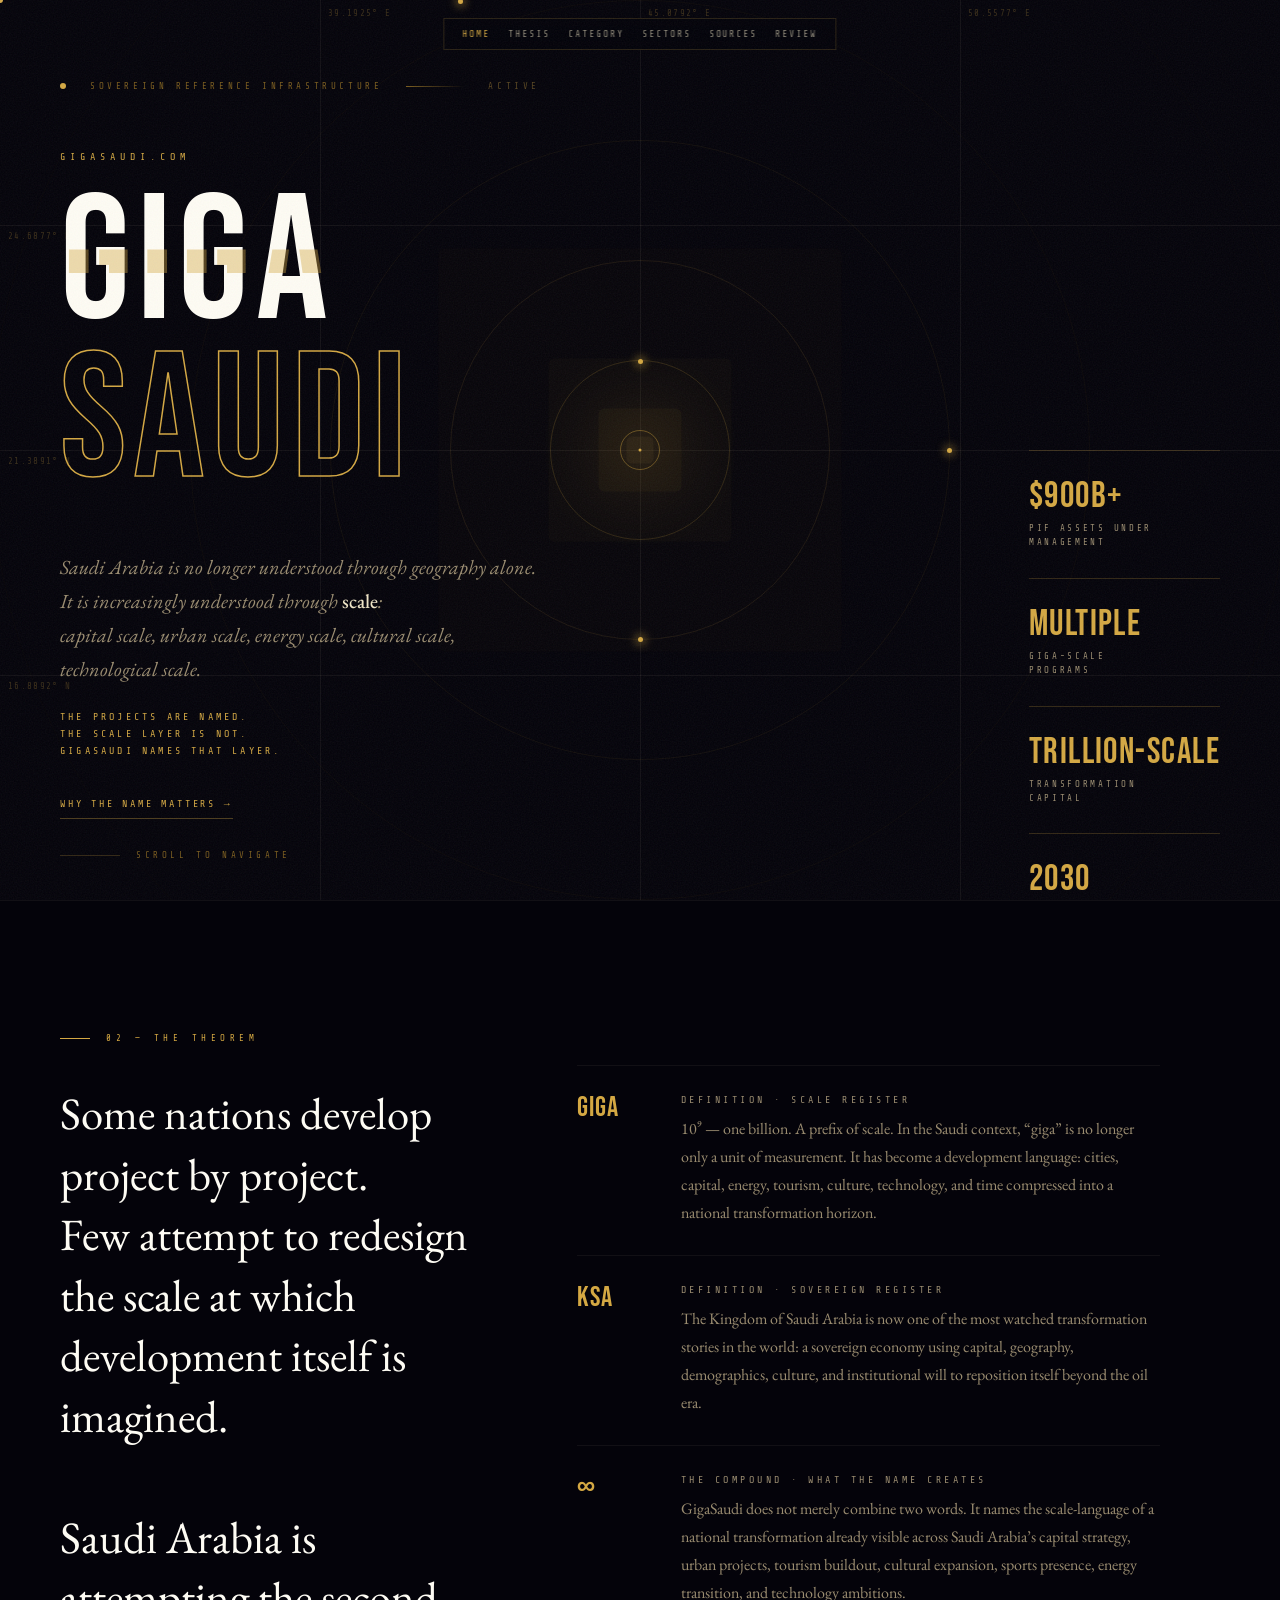
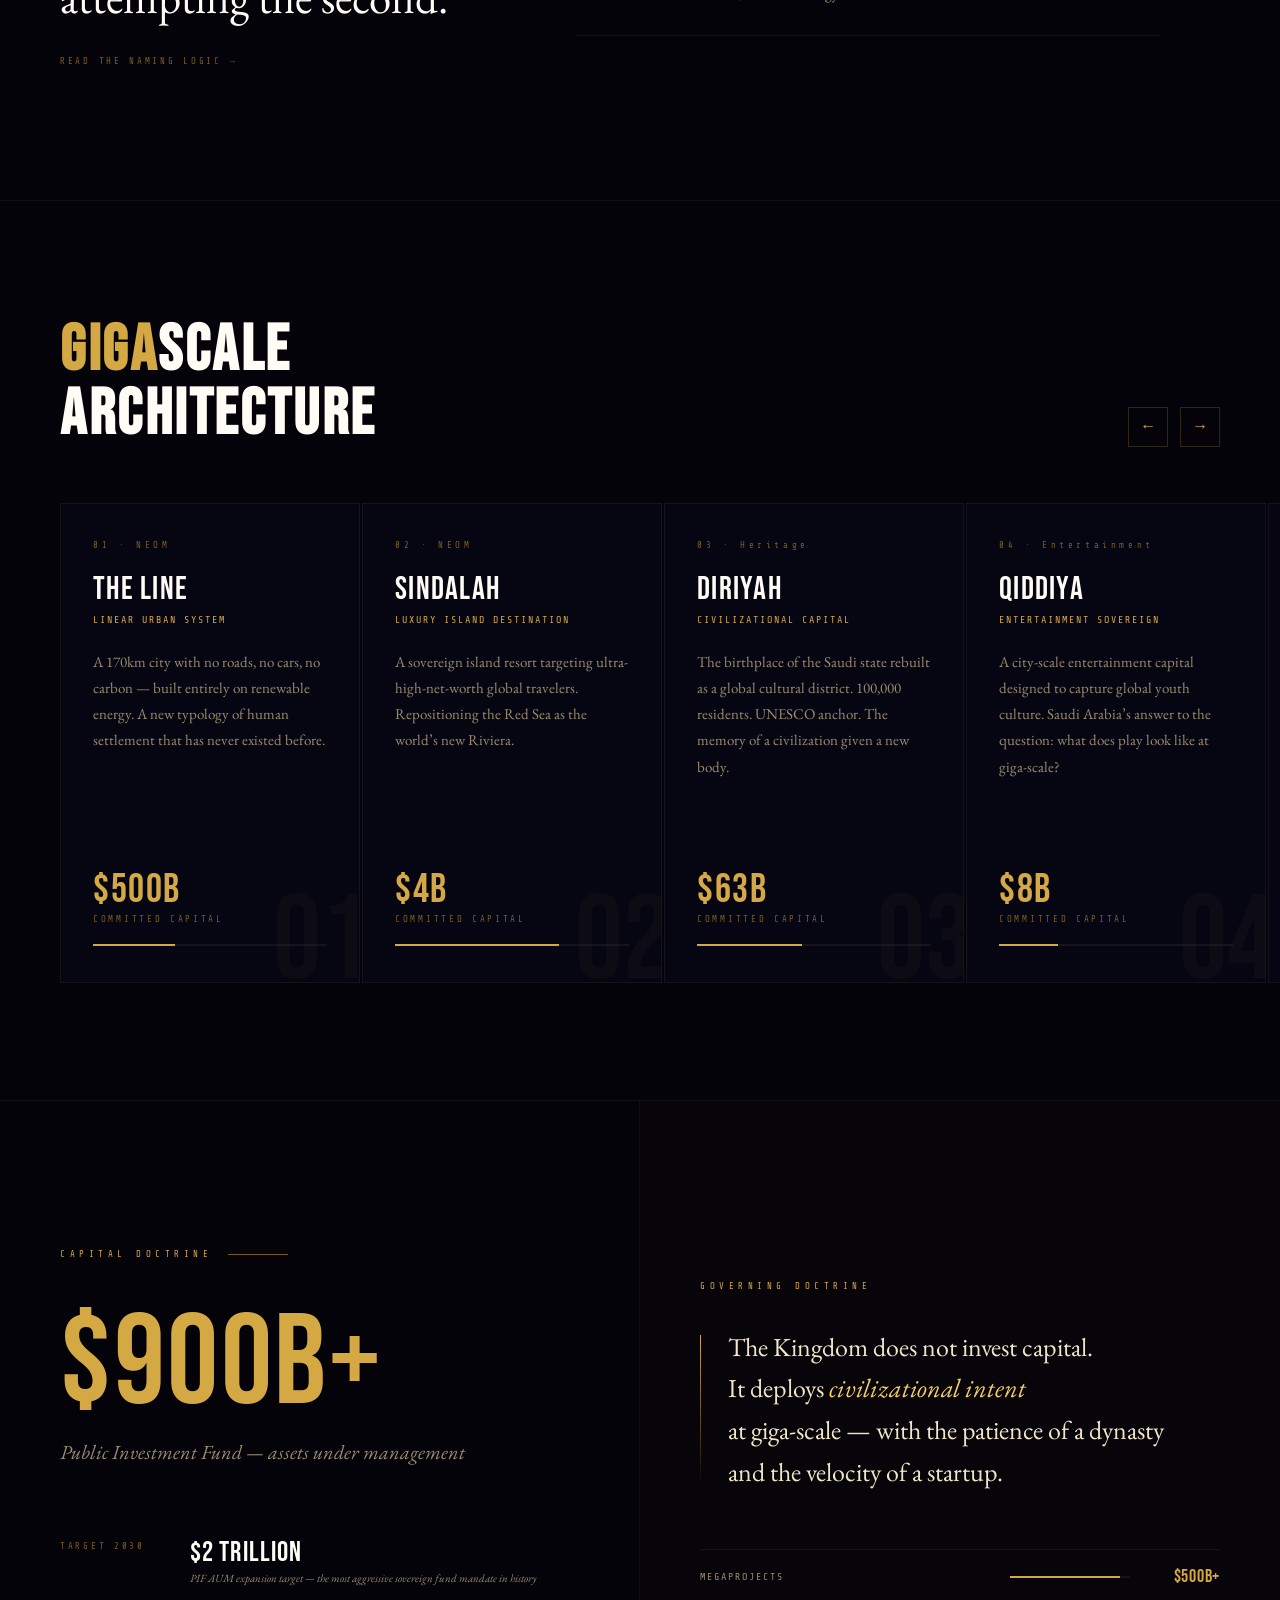
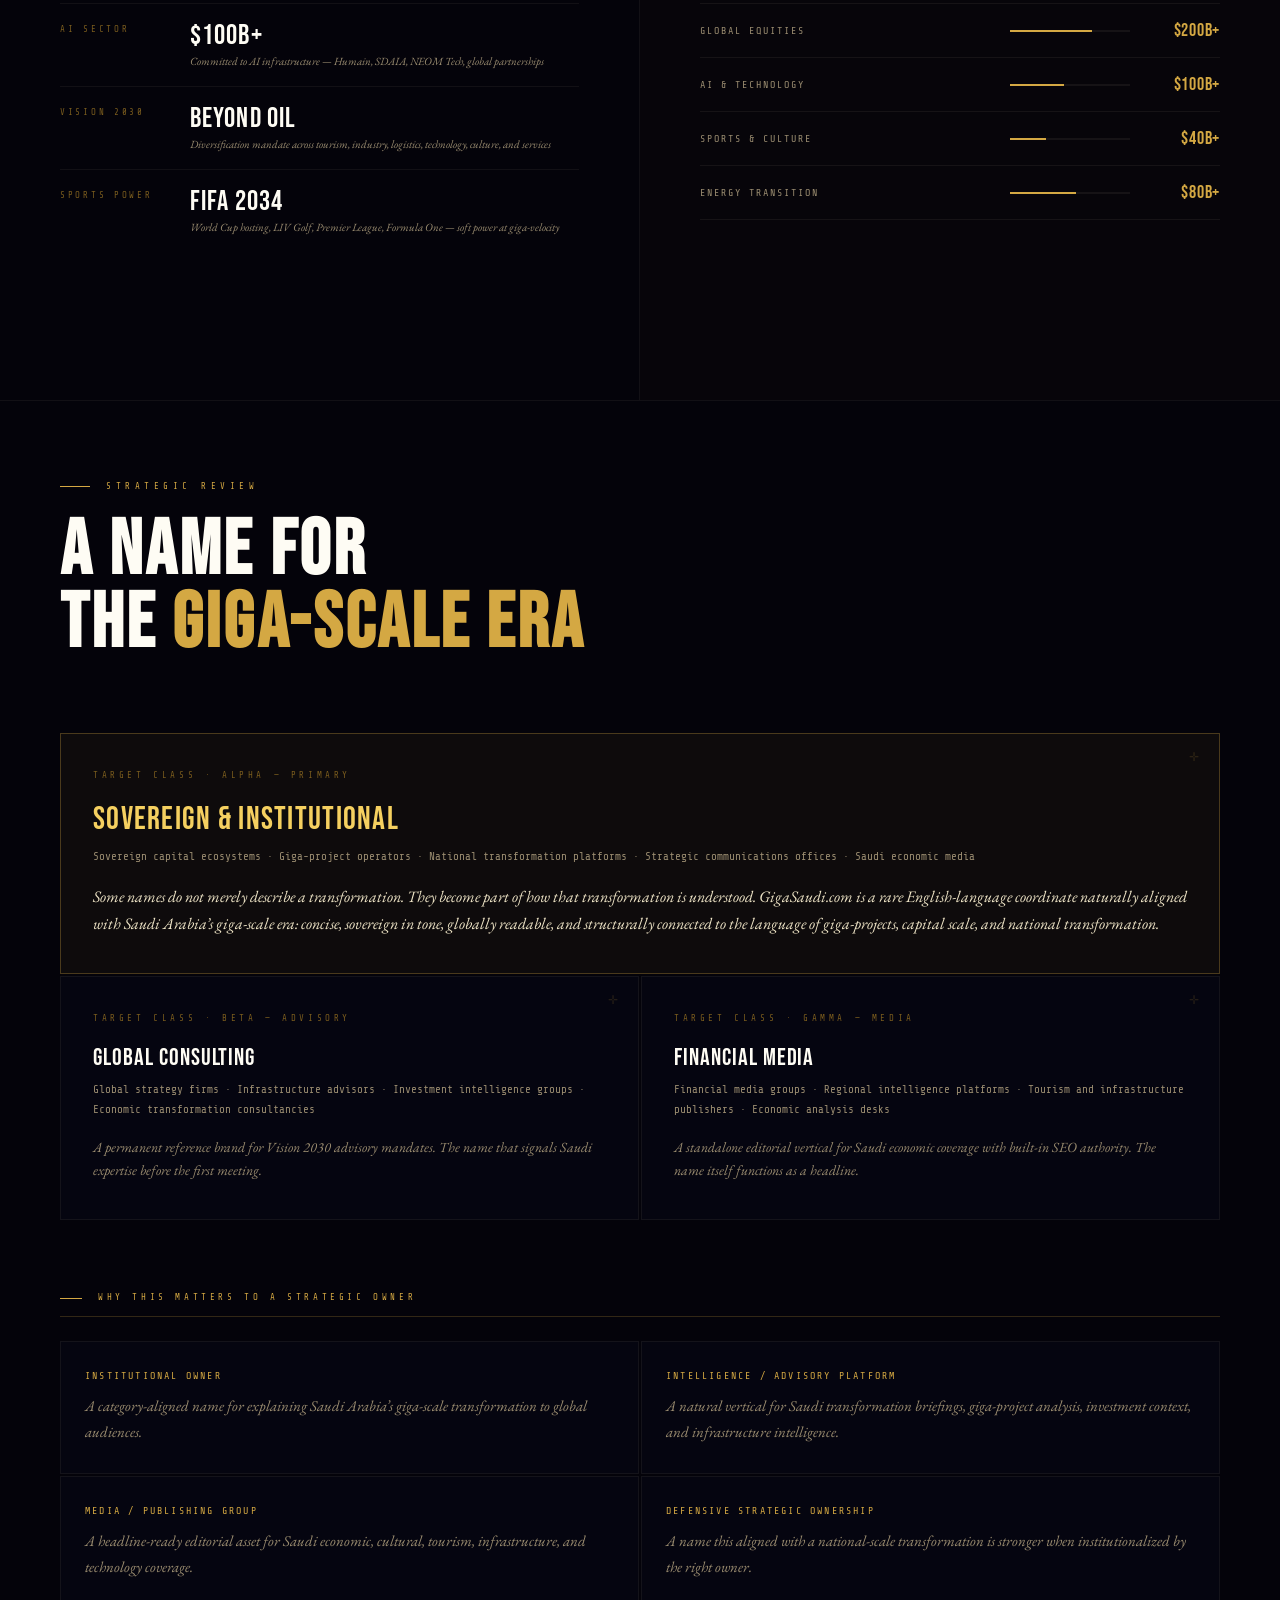
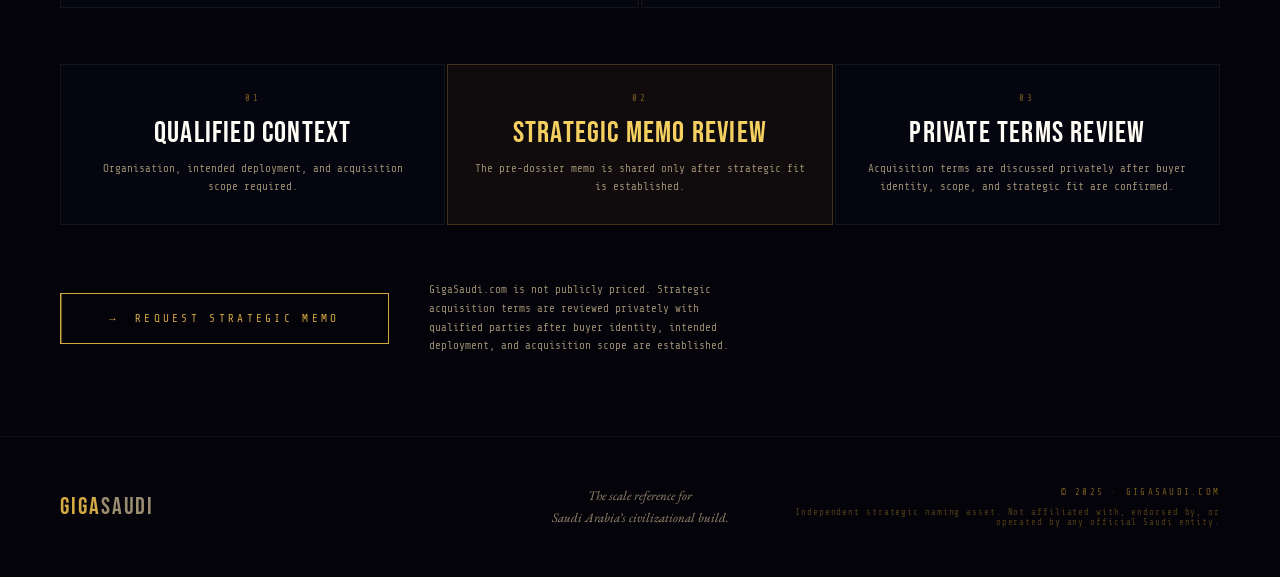
<file: index.html>
<!DOCTYPE html>
<html lang="en">
<head>
<meta charset="UTF-8">
<meta name="viewport" content="width=device-width, initial-scale=1.0">
<title>GigaSaudi — Saudi Arabia's Giga-Scale Era</title>
<meta name="description" content="A rare strategic naming asset and independent reference layer for Saudi Arabia’s giga-scale transformation across capital, cities, energy, tourism, technology, sport, and culture.">
<link rel="preconnect" href="https://fonts.googleapis.com">
<link href="https://fonts.googleapis.com/css2?family=Bebas+Neue&family=EB+Garamond:ital,wght@0,400;0,500;1,400;1,500&family=Share+Tech+Mono&display=swap" rel="stylesheet">
<style>
:root {
  --void: #04030a;
  --deep: #080714;
  --gold: #d4a843;
  --gold-hi: #f5d060;
  --gold-lo: #7a5c1e;
  --gold-trace: rgba(212,168,67,0.12);
  --sand: #f0e6c8;
  --sand-lo: #9a8c70;
  --heat: #ff6b1a;
  --heat-lo: rgba(255,107,26,0.15);
  --white: #fefcf4;
  --dim: rgba(240,230,200,0.18);
  --line-gold: rgba(212,168,67,0.22);
  --line-dim: rgba(240,230,200,0.06);
}

*, *::before, *::after { box-sizing: border-box; margin: 0; padding: 0; }
html { scroll-behavior: smooth; height: 100%; }

body {
  background: var(--void);
  color: var(--sand);
  font-family: 'Share Tech Mono', monospace;
  overflow-x: hidden;
  min-height: 100%;
  cursor: none;
}

body::before {
  content: '';
  position: fixed; inset: 0;
  opacity: 0.06;
  background-image: url("data:image/svg+xml,%3Csvg xmlns='http://www.w3.org/2000/svg'%3E%3Cfilter id='n'%3E%3CfeTurbulence type='fractalNoise' baseFrequency='0.75' numOctaves='4'/%3E%3C/filter%3E%3Crect width='100%25' height='100%25' filter='url(%23n)'/%3E%3C/svg%3E");
  pointer-events: none; z-index: 9900;
}

#cur { position:fixed; width:6px; height:6px; border-radius:50%; background:var(--gold); pointer-events:none; z-index:9999; transform:translate(-50%,-50%); transition:width .2s,height .2s; mix-blend-mode:screen; }
#cur-ring { position:fixed; width:40px; height:40px; border:1px solid rgba(212,168,67,0.4); border-radius:50%; pointer-events:none; z-index:9998; transform:translate(-50%,-50%); transition:width .4s,height .4s,border-color .3s; }
body:has(a:hover) #cur { width:12px; height:12px; }
body:has(a:hover) #cur-ring { width:60px; height:60px; border-color:rgba(212,168,67,0.8); }

#orbital-canvas {
  position: fixed;
  inset: 0;
  z-index: 0;
  overflow: hidden;
}

.gravity-core {
  position: absolute;
  top: 50%; left: 50%;
  transform: translate(-50%, -50%);
  width: 3px; height: 3px;
  background: var(--gold);
  border-radius: 50%;
  box-shadow:
    0 0 0 12px rgba(212,168,67,0.06),
    0 0 0 40px rgba(212,168,67,0.04),
    0 0 0 90px rgba(212,168,67,0.025),
    0 0 0 200px rgba(212,168,67,0.015),
    0 0 80px 20px rgba(212,168,67,0.4);
}

.orbit {
  position: absolute;
  top: 50%; left: 50%;
  border: 1px solid;
  border-radius: 50%;
  transform-origin: center center;
}
.orbit-1 { width:180px; height:180px; margin:-90px 0 0 -90px; border-color:rgba(212,168,67,0.18); animation: spin 40s linear infinite; }
.orbit-2 { width:380px; height:380px; margin:-190px 0 0 -190px; border-color:rgba(212,168,67,0.1); animation: spin 70s linear infinite reverse; }
.orbit-3 { width:620px; height:620px; margin:-310px 0 0 -310px; border-color:rgba(212,168,67,0.07); animation: spin 110s linear infinite; }
.orbit-4 { width:900px; height:900px; margin:-450px 0 0 -450px; border-color:rgba(212,168,67,0.04); animation: spin 160s linear infinite reverse; }
.orbit-5 { width:1300px; height:1300px; margin:-650px 0 0 -650px; border-color:rgba(212,168,67,0.025); animation: spin 220s linear infinite; }

.node {
  position: absolute;
  width: 5px; height: 5px;
  background: var(--gold);
  border-radius: 50%;
  box-shadow: 0 0 10px 2px rgba(212,168,67,0.6);
}

.grid-h, .grid-v {
  position: absolute;
  background: var(--line-dim);
}
.grid-h { left:0; right:0; height:1px; }
.grid-v { top:0; bottom:0; width:1px; }

.coord-label {
  position: absolute;
  font-family: 'Share Tech Mono', monospace;
  font-size: 9px;
  color: rgba(212,168,67,0.25);
  letter-spacing: 0.15em;
  pointer-events: none;
}

@keyframes spin { to { transform: rotate(360deg); } }
@keyframes pulse-core {
  0%,100% { box-shadow: 0 0 0 12px rgba(212,168,67,0.06), 0 0 0 40px rgba(212,168,67,0.04), 0 0 0 90px rgba(212,168,67,0.025), 0 0 80px 20px rgba(212,168,67,0.4); }
  50% { box-shadow: 0 0 0 16px rgba(212,168,67,0.08), 0 0 0 50px rgba(212,168,67,0.055), 0 0 0 110px rgba(212,168,67,0.03), 0 0 100px 30px rgba(212,168,67,0.5); }
}

#content {
  position: relative;
  z-index: 10;
}

.screen {
  min-height: 100vh;
  display: flex;
  flex-direction: column;
  justify-content: center;
  padding: 80px 60px;
  position: relative;
}

#s-entry {
  min-height: 100vh;
  display: flex;
  align-items: center;
  justify-content: flex-start;
  padding: 0 60px;
  position: relative;
  overflow: hidden;
}

.entry-left {
  position: relative;
  z-index: 2;
  max-width: 700px;
}

.sys-bar {
  display: flex;
  align-items: center;
  gap: 24px;
  margin-bottom: 60px;
  opacity: 0;
  animation: fadeSlide .8s ease .2s forwards;
}
.sys-dot { width:6px; height:6px; background:var(--gold); border-radius:50%; animation: blink 2s ease-in-out infinite; }
.sys-text { font-size:9px; letter-spacing:.4em; color:var(--gold-lo); text-transform:uppercase; }
.sys-line { flex:1; max-width:80px; height:1px; background: linear-gradient(to right, var(--gold-lo), transparent); }
@keyframes blink { 0%,100%{opacity:1} 50%{opacity:.3} }

.ident {
  margin-bottom: 48px;
  opacity: 0;
  animation: fadeSlide .9s ease .5s forwards;
}
.ident-pre {
  font-size: 10px;
  letter-spacing: .5em;
  color: var(--gold);
  text-transform: uppercase;
  margin-bottom: 24px;
  display: block;
}
.ident-word {
  font-family: 'Bebas Neue', sans-serif;
  display: block;
  line-height: .88;
  letter-spacing: .04em;
}
.ident-giga {
  font-size: clamp(88px, 14vw, 180px);
  color: var(--white);
  position: relative;
}
.ident-giga::after {
  content: 'GIGA';
  position: absolute;
  left: 0; top: 0;
  color: var(--gold);
  clip-path: polygon(0 40%, 100% 40%, 100% 55%, 0 55%);
  opacity: .4;
  transform: translateX(3px);
}
.ident-saudi {
  font-size: clamp(88px, 14vw, 180px);
  color: transparent;
  -webkit-text-stroke: 1.5px var(--gold);
}

.ident-tagline {
  font-family: 'EB Garamond', serif;
  font-style: italic;
  font-size: clamp(15px, 2vw, 20px);
  color: var(--sand-lo);
  line-height: 1.7;
  max-width: 480px;
  margin-top: 40px;
  opacity: 0;
  animation: fadeSlide .9s ease .9s forwards;
}
.ident-tagline strong { color: var(--sand); font-style: normal; font-weight: 500; }

.hero-claim {
  display: block;
  margin-top: 22px;
  font-family: 'Share Tech Mono', monospace;
  font-size: 10px;
  letter-spacing: .32em;
  text-transform: uppercase;
  color: var(--gold);
  font-style: normal;
}

.hero-actions {
  margin-top: 34px;
  opacity: 0;
  animation: fadeSlide .9s ease 1.1s forwards;
}
.hero-link {
  display: inline-flex;
  align-items: center;
  color: var(--gold);
  text-decoration: none;
  font-size: 10px;
  letter-spacing: .28em;
  text-transform: uppercase;
  border-bottom: 1px solid rgba(212,168,67,.35);
  padding-bottom: 8px;
  transition: border-color .3s;
}
.hero-link:hover { border-color: var(--gold); }

.inline-strategy-link {
  display: inline-flex;
  align-items: center;
  margin-top: 28px;
  color: var(--gold-lo);
  text-decoration: none;
  font-size: 9px;
  letter-spacing: .3em;
  text-transform: uppercase;
  transition: color .3s;
}
.inline-strategy-link:hover { color: var(--gold); }

.entry-metrics {
  position: absolute;
  right: 60px;
  top: 50%;
  transform: translateY(-50%);
  display: flex;
  flex-direction: column;
  gap: 0;
  opacity: 0;
  animation: fadeSlide .9s ease 1.2s forwards;
}
.e-metric {
  padding: 28px 0;
  border-top: 1px solid var(--line-gold);
  display: flex;
  flex-direction: column;
  gap: 6px;
  min-width: 160px;
}
.e-metric:last-child { border-bottom: 1px solid var(--line-gold); }
.e-val {
  font-family: 'Bebas Neue', sans-serif;
  font-size: 36px;
  color: var(--gold);
  letter-spacing: .04em;
  line-height: 1;
}
.e-lbl { font-size: 9px; letter-spacing:.3em; color: var(--sand-lo); text-transform: uppercase; line-height: 1.6; }

.scroll-ind {
  position: absolute;
  bottom: 40px;
  left: 60px;
  display: flex;
  align-items: center;
  gap: 16px;
  opacity: 0;
  animation: fadeIn .8s ease 2s forwards;
}
.scroll-ind span { font-size:9px; letter-spacing:.4em; color:var(--gold-lo); text-transform:uppercase; }
.scroll-track { width:60px; height:1px; background:var(--line-gold); position:relative; overflow:hidden; }
.scroll-fill { position:absolute; left:0; top:0; height:100%; width:0%; background:var(--gold); transition:width .1s; }

#s-theorem {
  background: transparent;
  min-height: 100vh;
  display: flex;
  align-items: center;
  padding: 80px 60px;
  border-top: 1px solid var(--line-dim);
}

.theorem-inner {
  max-width: 1100px;
  display: grid;
  grid-template-columns: 1fr 1.4fr;
  gap: 100px;
  align-items: center;
}

.theorem-left {}
.th-num {
  font-size: 9px;
  letter-spacing: .5em;
  color: var(--gold);
  text-transform: uppercase;
  margin-bottom: 40px;
  display: flex;
  align-items: center;
  gap: 16px;
}
.th-num::before { content:''; display:inline-block; width:30px; height:1px; background:var(--gold); }

.theorem-statement {
  font-family: 'EB Garamond', serif;
  font-size: clamp(28px, 3.5vw, 46px);
  font-weight: 400;
  line-height: 1.35;
  color: var(--white);
}
.theorem-statement em {
  font-style: italic;
  color: var(--gold-hi);
}

.theorem-right {
  display: flex;
  flex-direction: column;
  gap: 0;
}

.decode-row {
  display: grid;
  grid-template-columns: 80px 1fr;
  gap: 24px;
  padding: 28px 0;
  border-bottom: 1px solid var(--line-dim);
  align-items: start;
}
.decode-row:first-child { border-top: 1px solid var(--line-dim); }
.decode-key {
  font-family: 'Bebas Neue', sans-serif;
  font-size: 28px;
  color: var(--gold);
  letter-spacing: .04em;
  line-height: 1;
}
.decode-val {}
.decode-term {
  font-size: 10px;
  letter-spacing: .35em;
  color: var(--sand-lo);
  text-transform: uppercase;
  margin-bottom: 10px;
}
.decode-body {
  font-family: 'EB Garamond', serif;
  font-size: 16px;
  line-height: 1.75;
  color: var(--sand-lo);
}
.decode-body strong { color: var(--sand); font-weight: 500; }

#s-architecture {
  min-height: 100vh;
  padding: 80px 0 80px 60px;
  border-top: 1px solid var(--line-dim);
  overflow: hidden;
  display: flex;
  flex-direction: column;
  justify-content: center;
}

.arch-header {
  display: flex;
  justify-content: space-between;
  align-items: flex-end;
  padding-right: 60px;
  margin-bottom: 56px;
}
.arch-title {
  font-family: 'Bebas Neue', sans-serif;
  font-size: clamp(36px,5vw,64px);
  color: var(--white);
  letter-spacing: .04em;
  line-height: 1;
}
.arch-title span { color: var(--gold); }
.arch-nav { display: flex; gap: 12px; }
.arch-btn {
  width: 40px; height: 40px;
  border: 1px solid var(--line-gold);
  background: transparent;
  color: var(--gold);
  font-family: 'Share Tech Mono', monospace;
  font-size: 16px;
  cursor: none;
  display: flex; align-items: center; justify-content: center;
  transition: all .3s;
}
.arch-btn:hover { background: var(--gold-trace); border-color: var(--gold); }

.arch-scroll {
  display: flex;
  gap: 2px;
  overflow-x: auto;
  padding-right: 60px;
  scrollbar-width: none;
  cursor: grab;
}
.arch-scroll:active { cursor: grabbing; }
.arch-scroll::-webkit-scrollbar { display: none; }

.proj-panel {
  flex-shrink: 0;
  width: 300px;
  height: 480px;
  background: rgba(8,7,20,0.8);
  border: 1px solid var(--line-dim);
  padding: 36px 32px;
  position: relative;
  overflow: hidden;
  transition: border-color .4s, background .4s;
  display: flex;
  flex-direction: column;
  justify-content: space-between;
}
.proj-panel::before {
  content: '';
  position: absolute;
  top: 0; left: 0;
  width: 100%; height: 3px;
  background: var(--gold);
  transform: scaleX(0);
  transform-origin: left;
  transition: transform .5s ease;
}
.proj-panel:hover { border-color: var(--line-gold); background: rgba(212,168,67,0.04); }
.proj-panel:hover::before { transform: scaleX(1); }

.proj-panel-top {}
.proj-idx { font-size: 9px; letter-spacing:.4em; color: var(--gold-lo); margin-bottom: 24px; display: block; }
.proj-name {
  font-family: 'Bebas Neue', sans-serif;
  font-size: 32px;
  letter-spacing: .04em;
  color: var(--white);
  line-height: 1;
  margin-bottom: 8px;
}
.proj-sub {
  font-size: 10px;
  letter-spacing: .2em;
  color: var(--gold);
  text-transform: uppercase;
  margin-bottom: 24px;
}
.proj-body {
  font-family: 'EB Garamond', serif;
  font-size: 15px;
  line-height: 1.75;
  color: var(--sand-lo);
}

.proj-panel-bot {}
.proj-scale {
  font-family: 'Bebas Neue', sans-serif;
  font-size: 40px;
  color: var(--gold);
  letter-spacing: .04em;
  line-height: 1;
  margin-bottom: 4px;
}
.proj-scale-lbl { font-size: 9px; letter-spacing:.3em; color: var(--gold-lo); text-transform: uppercase; }
.proj-status-bar {
  margin-top: 20px;
  height: 2px;
  background: var(--line-dim);
  position: relative;
  overflow: hidden;
}
.proj-status-fill {
  position: absolute;
  left: 0; top: 0; height: 100%;
  background: var(--gold);
  transition: width 1.5s ease;
}

.proj-bg-num {
  position: absolute;
  bottom: -20px; right: -10px;
  font-family: 'Bebas Neue', sans-serif;
  font-size: 120px;
  color: rgba(212,168,67,0.04);
  line-height: 1;
  pointer-events: none;
  user-select: none;
}

#s-capital {
  min-height: 100vh;
  display: grid;
  grid-template-columns: 1fr 1fr;
  border-top: 1px solid var(--line-dim);
}

.cap-left {
  padding: 80px 60px;
  border-right: 1px solid var(--line-dim);
  display: flex;
  flex-direction: column;
  justify-content: center;
}

.cap-header-label {
  font-size: 9px;
  letter-spacing: .5em;
  color: var(--gold);
  text-transform: uppercase;
  margin-bottom: 48px;
  display: flex; align-items: center; gap:16px;
}
.cap-header-label::after { content:''; flex:1; max-width:60px; height:1px; background: var(--gold-lo); }

.cap-big-num {
  font-family: 'Bebas Neue', sans-serif;
  font-size: clamp(64px, 10vw, 130px);
  color: var(--gold);
  letter-spacing: .02em;
  line-height: .9;
  margin-bottom: 16px;
}
.cap-big-lbl {
  font-family: 'EB Garamond', serif;
  font-style: italic;
  font-size: 20px;
  color: var(--sand-lo);
  margin-bottom: 56px;
}

.cap-table { width:100%; border-collapse: collapse; }
.cap-table tr { border-bottom: 1px solid var(--line-dim); }
.cap-table tr:last-child { border-bottom: none; }
.cap-table td { padding: 18px 0; vertical-align: top; }
.cap-table .td-key {
  font-size: 9px;
  letter-spacing: .3em;
  color: var(--gold-lo);
  text-transform: uppercase;
  width: 130px;
  padding-right: 20px;
  padding-top: 20px;
}
.cap-table .td-val {
  font-family: 'Bebas Neue', sans-serif;
  font-size: 28px;
  color: var(--white);
  letter-spacing: .04em;
  line-height: 1;
}
.cap-table .td-sub {
  font-size: 11px;
  color: var(--sand-lo);
  margin-top: 4px;
  font-family: 'EB Garamond', serif;
  font-style: italic;
}

.cap-right {
  padding: 80px 60px;
  display: flex;
  flex-direction: column;
  justify-content: center;
  background: rgba(212,168,67,0.02);
}

.doctrine-pre {
  font-size: 9px;
  letter-spacing: .5em;
  color: var(--gold);
  text-transform: uppercase;
  margin-bottom: 36px;
}

.doctrine-body {
  font-family: 'EB Garamond', serif;
  font-size: clamp(18px, 2.2vw, 26px);
  line-height: 1.6;
  color: var(--sand);
  font-weight: 400;
  margin-bottom: 56px;
  position: relative;
  padding-left: 28px;
}
.doctrine-body::before {
  content: '';
  position: absolute;
  left: 0; top: 8px;
  width: 1px; height: calc(100% - 16px);
  background: linear-gradient(to bottom, var(--gold), transparent);
}
.doctrine-body em { font-style: italic; color: var(--gold-hi); }

.cap-flows { display: flex; flex-direction: column; gap: 0; }
.flow-row {
  display: flex;
  align-items: center;
  padding: 16px 0;
  border-bottom: 1px solid var(--line-dim);
  gap: 20px;
}
.flow-row:first-child { border-top: 1px solid var(--line-dim); }
.flow-sector { font-size: 10px; letter-spacing:.2em; color: var(--sand-lo); text-transform: uppercase; flex:1; }
.flow-bar-wrap { width: 120px; height: 2px; background: var(--line-dim); position: relative; }
.flow-bar { position:absolute; left:0; top:0; height:100%; background: var(--gold); transition: width 1.5s ease; }
.flow-amt { font-family:'Bebas Neue',sans-serif; font-size:18px; color:var(--gold); letter-spacing:.04em; min-width:70px; text-align:right; }

#s-acquire {
  min-height: 100vh;
  padding: 80px 60px;
  border-top: 1px solid var(--line-dim);
  display: flex;
  flex-direction: column;
  justify-content: center;
}

.acq-header { margin-bottom: 72px; }
.acq-pre { font-size:9px; letter-spacing:.5em; color:var(--gold); text-transform:uppercase; margin-bottom:24px; display:flex; align-items:center; gap:16px; }
.acq-pre::before { content:''; width:30px; height:1px; background:var(--gold); }
.acq-title {
  font-family: 'Bebas Neue', sans-serif;
  font-size: clamp(40px, 6vw, 80px);
  color: var(--white);
  letter-spacing: .04em;
  line-height: .95;
}
.acq-title em { color: var(--gold); font-style: normal; }

.target-grid {
  display: grid;
  grid-template-columns: repeat(2, 1fr);
  gap: 2px;
  margin-bottom: 72px;
}

.target-cell {
  background: rgba(8,7,20,0.6);
  border: 1px solid var(--line-dim);
  padding: 36px 32px;
  position: relative;
  transition: border-color .4s, background .4s;
  overflow: hidden;
}
.target-cell.primary {
  background: rgba(212,168,67,0.05);
  border-color: rgba(212,168,67,0.3);
  grid-column: span 2;
}
.target-cell:not(.primary):hover {
  border-color: var(--line-gold);
  background: rgba(212,168,67,0.03);
}

.target-cell::after {
  content: '✛';
  position: absolute;
  top: 16px; right: 20px;
  font-size: 12px;
  color: rgba(212,168,67,0.15);
  pointer-events: none;
}

.target-coord { font-size:9px; letter-spacing:.4em; color:var(--gold-lo); margin-bottom:20px; }
.target-type {
  font-family: 'Bebas Neue', sans-serif;
  font-size: 24px;
  color: var(--white);
  letter-spacing: .04em;
  margin-bottom: 8px;
}
.target-cell.primary .target-type { font-size: 32px; color: var(--gold-hi); }
.target-names { font-size: 11px; color: var(--sand-lo); line-height: 1.8; margin-bottom: 16px; }
.target-rationale {
  font-family: 'EB Garamond', serif;
  font-style: italic;
  font-size: 14px;
  color: var(--sand-lo);
  line-height: 1.7;
}
.target-cell.primary .target-rationale { font-size: 16px; color: var(--sand); }

.review-steps {
  display: grid;
  grid-template-columns: 1fr 1fr 1fr;
  gap: 2px;
  margin-bottom: 56px;
}
.review-step {
  background: rgba(8,7,20,0.6);
  border: 1px solid var(--line-dim);
  padding: 28px 24px;
  text-align: center;
}
.review-step.mid { background: rgba(212,168,67,0.06); border-color: rgba(212,168,67,0.25); }
.review-label { font-size:9px; letter-spacing:.35em; color:var(--gold-lo); text-transform:uppercase; margin-bottom:14px; }
.review-title {
  font-family: 'Bebas Neue', sans-serif;
  font-size: 30px;
  color: var(--white);
  letter-spacing: .04em;
  line-height: 1.08;
  margin-bottom: 10px;
}
.review-step.mid .review-title { color: var(--gold-hi); }
.review-note { font-size: 11px; color: var(--sand-lo); line-height: 1.65; }

.acq-cta-wrap { display: flex; align-items: center; gap: 40px; }
.acq-cta {
  display: inline-flex;
  align-items: center;
  gap: 16px;
  padding: 18px 48px;
  border: 1px solid var(--gold);
  color: var(--gold);
  font-family: 'Share Tech Mono', monospace;
  font-size: 11px;
  letter-spacing: .3em;
  text-transform: uppercase;
  text-decoration: none;
  position: relative;
  overflow: hidden;
  transition: color .4s;
}
.acq-cta::before {
  content: '';
  position: absolute; inset: 0;
  background: var(--gold);
  transform: translateX(-100%);
  transition: transform .4s ease;
  z-index: -1;
}
.acq-cta:hover { color: var(--void); }
.acq-cta:hover::before { transform: translateX(0); }
.acq-note { font-size: 11px; color: var(--sand-lo); max-width: 300px; line-height: 1.7; }

#s-footer {
  border-top: 1px solid var(--line-dim);
  padding: 48px 60px;
  display: grid;
  grid-template-columns: 1fr auto 1fr;
  align-items: center;
  gap: 40px;
}
.ft-logo {
  font-family: 'Bebas Neue', sans-serif;
  font-size: 24px;
  color: var(--gold);
  letter-spacing: .08em;
}
.ft-logo span { color: var(--sand-lo); }
.ft-center { text-align: center; }
.ft-tagline {
  font-family: 'EB Garamond', serif;
  font-style: italic;
  font-size: 13px;
  color: var(--sand-lo);
  text-align: center;
  line-height: 1.7;
}
.ft-right { text-align: right; }
.ft-copy { font-size: 9px; letter-spacing: .25em; color: var(--gold-lo); text-transform: uppercase; }

@keyframes fadeSlide {
  from { opacity:0; transform: translateY(24px); }
  to { opacity:1; transform: translateY(0); }
}
@keyframes fadeIn {
  from { opacity:0; } to { opacity:1; }
}

.rx {
  opacity: 0;
  transform: translateY(36px);
  transition: opacity .9s ease, transform .9s ease;
}
.rx.in { opacity:1; transform: translateY(0); }
.rx-d1 { transition-delay: .1s; }
.rx-d2 { transition-delay: .2s; }
.rx-d3 { transition-delay: .3s; }
.rx-d4 { transition-delay: .4s; }
.rx-d5 { transition-delay: .5s; }
.rx-d6 { transition-delay: .6s; }
.rx-d7 { transition-delay: .7s; }

@media (max-width: 900px) {
  body { cursor: auto; }
  #cur, #cur-ring { display: none; }
  .screen { padding: 80px 28px; }
  #s-entry { padding: 100px 28px 80px; }
  .entry-metrics { display: none; }
  #s-architecture { padding: 80px 0 80px 28px; }
  .arch-header { padding-right: 28px; }
  .arch-scroll { padding-right: 28px; }
  #s-capital { grid-template-columns: 1fr; }
  .cap-left { padding: 60px 28px; border-right: none; border-bottom: 1px solid var(--line-dim); }
  .cap-right { padding: 60px 28px; }
  .theorem-inner { grid-template-columns: 1fr; gap: 56px; }
  #s-acquire { padding: 80px 28px; }
  .target-grid { grid-template-columns: 1fr; }
  .target-cell.primary { grid-column: span 1; }
  .review-steps { grid-template-columns: 1fr; }
  #s-footer { grid-template-columns: 1fr; text-align: center; gap: 16px; }
  .ft-right { text-align: center; }
  .acq-cta-wrap { flex-direction: column; align-items: flex-start; }
}

@media (max-width: 600px) {
  #s-entry {
    min-height: 100vh;
    padding: 96px 28px 64px;
    align-items: flex-start;
    justify-content: center;
  }
  .sys-bar { margin-bottom: 72px; gap: 14px; max-width: 100%; }
  .sys-text { font-size: 8px; letter-spacing: .34em; line-height: 1.5; }
  .sys-line { max-width: 42px; }
  .ident-pre { font-size: 9px; letter-spacing: .55em; margin-bottom: 18px; }
  .ident { margin-bottom: 44px; }
  .ident-giga, .ident-saudi { font-size: clamp(76px, 24vw, 110px); }
  .ident-tagline { font-size: 17px; line-height: 1.75; max-width: 94%; margin-top: 32px; color: rgba(240,230,200,0.84); }
  .ident-tagline strong { color: var(--white); }
  .coord-label { opacity: .45; font-size: 8px; }
  .orbit-4, .orbit-5 { opacity: .55; }
  .gravity-core { opacity: .85; }
}

/* ── STRATEGIC OWNER SECTION ── */
.strategic-owner-section { margin-bottom:56px; }
.sos-header { margin-bottom:24px; padding-bottom:14px; border-bottom:1px solid var(--line-gold); display:flex; align-items:center; gap:16px; }
.sos-pre { font-size:9px; letter-spacing:.4em; color:var(--gold); text-transform:uppercase; }
.sos-pre::before { content:''; width:22px; height:1px; background:var(--gold); display:inline-block; margin-right:16px; vertical-align:middle; }
.sos-grid { display:grid; grid-template-columns:1fr 1fr; gap:2px; }
.sos-cell { background:rgba(8,7,20,0.6); border:1px solid var(--line-dim); padding:28px 24px; transition:border-color .4s,background .4s; }
.sos-cell:hover { border-color:var(--line-gold); background:rgba(212,168,67,0.03); }
.sos-type { font-size:10px; letter-spacing:.22em; color:var(--gold); text-transform:uppercase; margin-bottom:12px; }
.sos-body { font-family:'EB Garamond',serif; font-style:italic; font-size:15px; line-height:1.72; color:var(--sand-lo); }
@media (max-width:900px) { .sos-grid { grid-template-columns:1fr; } }

/* ── SITE NAV ── */
.site-nav { position:fixed; top:18px; left:50%; transform:translateX(-50%); z-index:99; display:flex; gap:18px; padding:10px 18px; border:1px solid rgba(212,168,67,.18); background:rgba(4,3,10,.72); backdrop-filter:blur(12px); -webkit-backdrop-filter:blur(12px); white-space:nowrap; }
.site-nav a { color:rgba(240,230,200,.62); text-decoration:none; font-family:'Share Tech Mono',monospace; font-size:9px; letter-spacing:.22em; text-transform:uppercase; transition:color .25s; }
.site-nav a:hover,.site-nav a[aria-current="page"] { color:var(--gold); }
@media (max-width:700px) {
  .site-nav { left:0; right:0; top:0; transform:none; overflow-x:auto; justify-content:flex-start; border-left:0; border-right:0; border-top:0; border-bottom:1px solid rgba(212,168,67,.18); padding:11px 16px; gap:16px; }
  .site-nav::-webkit-scrollbar { display:none; }
}
</style>
</head>
<body>

<div id="cur"></div>
<div id="cur-ring"></div>

<div id="orbital-canvas">
  <div class="grid-h" style="top:25%"></div>
  <div class="grid-h" style="top:50%"></div>
  <div class="grid-h" style="top:75%"></div>
  <div class="grid-v" style="left:25%"></div>
  <div class="grid-v" style="left:50%"></div>
  <div class="grid-v" style="left:75%"></div>
  <div class="coord-label" style="top:calc(25% + 6px); left:8px">24.6877° N</div>
  <div class="coord-label" style="top:calc(50% + 6px); left:8px">21.3891° N</div>
  <div class="coord-label" style="top:calc(75% + 6px); left:8px">16.8892° N</div>
  <div class="coord-label" style="top:8px; left:calc(25% + 8px)">39.1925° E</div>
  <div class="coord-label" style="top:8px; left:calc(50% + 8px)">45.0792° E</div>
  <div class="coord-label" style="top:8px; left:calc(75% + 8px)">50.5577° E</div>
  <div style="position:absolute; top:50%; left:50%; transform:translate(-50%,-50%);">
    <div class="orbit orbit-1"><div class="node" style="top:-2.5px; left:50%; margin-left:-2.5px;"></div></div>
    <div class="orbit orbit-2"><div class="node" style="bottom:-2.5px; left:50%; margin-left:-2.5px;"></div></div>
    <div class="orbit orbit-3"><div class="node" style="top:50%; right:-2.5px; margin-top:-2.5px;"></div></div>
    <div class="orbit orbit-4"><div class="node" style="top:-2.5px; left:30%; margin-left:-2.5px;"></div></div>
    <div class="orbit orbit-5"></div>
  </div>
  <div style="position:absolute; top:50%; left:50%; transform:translate(-50%,-50%);">
    <div class="gravity-core" style="animation: pulse-core 4s ease-in-out infinite;"></div>
  </div>
</div>

<nav class="site-nav" aria-label="GigaSaudi navigation">
  <a href="/" aria-current="page">Home</a>
  <a href="/why-gigasaudi/">Thesis</a>
  <a href="/saudi-giga-scale/">Category</a>
  <a href="/sectors/">Sectors</a>
  <a href="/sources/">Sources</a>
  <a href="/availability/">Review</a>
</nav>

<div id="content">

  <section id="s-entry">
    <div class="entry-left">
      <div class="sys-bar">
        <div class="sys-dot"></div>
        <span class="sys-text">Sovereign Reference Infrastructure</span>
        <div class="sys-line"></div>
        <span class="sys-text" style="color:rgba(212,168,67,0.4)">Active</span>
      </div>

      <div class="ident">
        <span class="ident-pre">GigaSaudi.com</span>
        <span class="ident-word ident-giga">GIGA</span>
        <span class="ident-word ident-saudi">SAUDI</span>
      </div>

      <p class="ident-tagline">
        Saudi Arabia is no longer understood through geography alone.<br>
        It is increasingly understood through <strong>scale</strong>:<br>
        capital scale, urban scale, energy scale, cultural scale, technological scale.
        <span class="hero-claim">The projects are named.<br>The scale layer is not.<br>GigaSaudi names that layer.</span>
      </p>

      <div class="hero-actions">
        <a href="/why-gigasaudi/" class="hero-link">Why The Name Matters →</a>
      </div>
    </div>

    <div class="entry-metrics">
      <div class="e-metric">
        <span class="e-val">$900B+</span>
        <span class="e-lbl">PIF Assets Under<br>Management</span>
      </div>
      <div class="e-metric">
        <span class="e-val">Multiple</span>
        <span class="e-lbl">Giga-Scale<br>Programs</span>
      </div>
      <div class="e-metric">
        <span class="e-val">Trillion-Scale</span>
        <span class="e-lbl">Transformation<br>Capital</span>
      </div>
      <div class="e-metric">
        <span class="e-val">2030</span>
        <span class="e-lbl">Vision Horizon<br>Year</span>
      </div>
    </div>

    <div class="scroll-ind">
      <div class="scroll-track"><div class="scroll-fill" id="scroll-fill"></div></div>
      <span>Scroll to navigate</span>
    </div>
  </section>

  <section id="s-theorem">
    <div class="theorem-inner">
      <div class="theorem-left">
        <div class="th-num rx">02 — The Theorem</div>
        <p class="theorem-statement rx rx-d2">
          Some nations develop project by project.<br>
          Few attempt to redesign the scale at which development itself is imagined.<br><br>
          Saudi Arabia is attempting the second.
        </p>
        <a href="/why-gigasaudi/" class="inline-strategy-link rx rx-d3">Read the naming logic →</a>
      </div>
      <div class="theorem-right">
        <div class="decode-row rx rx-d1">
          <div class="decode-key">GIGA</div>
          <div class="decode-val">
            <div class="decode-term">Definition · Scale Register</div>
            <div class="decode-body">
              10⁹ — one billion. A prefix of scale. In the Saudi context, “giga” is no longer only a unit of measurement. It has become a development language: cities, capital, energy, tourism, culture, technology, and time compressed into a national transformation horizon.
            </div>
          </div>
        </div>
        <div class="decode-row rx rx-d2">
          <div class="decode-key">KSA</div>
          <div class="decode-val">
            <div class="decode-term">Definition · Sovereign Register</div>
            <div class="decode-body">
              The Kingdom of Saudi Arabia is now one of the most watched transformation stories in the world: a sovereign economy using capital, geography, demographics, culture, and institutional will to reposition itself beyond the oil era.
            </div>
          </div>
        </div>
        <div class="decode-row rx rx-d3">
          <div class="decode-key">∞</div>
          <div class="decode-val">
            <div class="decode-term">The Compound · What the name creates</div>
            <div class="decode-body">
              GigaSaudi does not merely combine two words. It names the scale-language of a national transformation already visible across Saudi Arabia’s capital strategy, urban projects, tourism buildout, cultural expansion, sports presence, energy transition, and technology ambitions.
            </div>
          </div>
        </div>
      </div>
    </div>
  </section>

  <section id="s-architecture">
    <div class="arch-header">
      <div>
        <h2 class="arch-title rx"><span>Giga</span>Scale<br>Architecture</h2>
      </div>
      <div class="arch-nav rx">
        <button class="arch-btn" id="arch-prev">←</button>
        <button class="arch-btn" id="arch-next">→</button>
      </div>
    </div>

    <div class="arch-scroll" id="arch-scroll">
      <div class="proj-panel rx rx-d1">
        <div class="proj-panel-top">
          <span class="proj-idx">01 · NEOM</span>
          <div class="proj-name">The Line</div>
          <div class="proj-sub">Linear Urban System</div>
          <p class="proj-body">A 170km city with no roads, no cars, no carbon — built entirely on renewable energy. A new typology of human settlement that has never existed before.</p>
        </div>
        <div class="proj-panel-bot">
          <div class="proj-scale">$500B</div>
          <div class="proj-scale-lbl">Committed Capital</div>
          <div class="proj-status-bar"><div class="proj-status-fill" style="width:35%"></div></div>
        </div>
        <div class="proj-bg-num">01</div>
      </div>
      <div class="proj-panel rx rx-d2">
        <div class="proj-panel-top">
          <span class="proj-idx">02 · NEOM</span>
          <div class="proj-name">Sindalah</div>
          <div class="proj-sub">Luxury Island Destination</div>
          <p class="proj-body">A sovereign island resort targeting ultra-high-net-worth global travelers. Repositioning the Red Sea as the world’s new Riviera.</p>
        </div>
        <div class="proj-panel-bot">
          <div class="proj-scale">$4B</div>
          <div class="proj-scale-lbl">Committed Capital</div>
          <div class="proj-status-bar"><div class="proj-status-fill" style="width:70%"></div></div>
        </div>
        <div class="proj-bg-num">02</div>
      </div>
      <div class="proj-panel rx rx-d3">
        <div class="proj-panel-top">
          <span class="proj-idx">03 · Heritage</span>
          <div class="proj-name">Diriyah</div>
          <div class="proj-sub">Civilizational Capital</div>
          <p class="proj-body">The birthplace of the Saudi state rebuilt as a global cultural district. 100,000 residents. UNESCO anchor. The memory of a civilization given a new body.</p>
        </div>
        <div class="proj-panel-bot">
          <div class="proj-scale">$63B</div>
          <div class="proj-scale-lbl">Committed Capital</div>
          <div class="proj-status-bar"><div class="proj-status-fill" style="width:45%"></div></div>
        </div>
        <div class="proj-bg-num">03</div>
      </div>
      <div class="proj-panel rx rx-d4">
        <div class="proj-panel-top">
          <span class="proj-idx">04 · Entertainment</span>
          <div class="proj-name">Qiddiya</div>
          <div class="proj-sub">Entertainment Sovereign</div>
          <p class="proj-body">A city-scale entertainment capital designed to capture global youth culture. Saudi Arabia’s answer to the question: what does play look like at giga-scale?</p>
        </div>
        <div class="proj-panel-bot">
          <div class="proj-scale">$8B</div>
          <div class="proj-scale-lbl">Committed Capital</div>
          <div class="proj-status-bar"><div class="proj-status-fill" style="width:25%"></div></div>
        </div>
        <div class="proj-bg-num">04</div>
      </div>
      <div class="proj-panel rx rx-d5">
        <div class="proj-panel-top">
          <span class="proj-idx">05 · Tourism</span>
          <div class="proj-name">Red Sea</div>
          <div class="proj-sub">Archipelago Intelligence</div>
          <p class="proj-body">90 islands. A luxury ecosystem that rivals the Maldives while operating on zero-carbon principles. Nature and capital aligned by design.</p>
        </div>
        <div class="proj-panel-bot">
          <div class="proj-scale">$28B</div>
          <div class="proj-scale-lbl">Committed Capital</div>
          <div class="proj-status-bar"><div class="proj-status-fill" style="width:55%"></div></div>
        </div>
        <div class="proj-bg-num">05</div>
      </div>
      <div class="proj-panel rx rx-d6">
        <div class="proj-panel-top">
          <span class="proj-idx">06 · Industry</span>
          <div class="proj-name">KAEC</div>
          <div class="proj-sub">Industrial Logistics Node</div>
          <p class="proj-body">King Abdullah Economic City — the manufacturing and logistics anchor for post-oil Saudi Arabia. The infrastructure of a new economic identity.</p>
        </div>
        <div class="proj-panel-bot">
          <div class="proj-scale">$100B</div>
          <div class="proj-scale-lbl">Committed Capital</div>
          <div class="proj-status-bar"><div class="proj-status-fill" style="width:80%"></div></div>
        </div>
        <div class="proj-bg-num">06</div>
      </div>
    </div>
  </section>

  <section id="s-capital">
    <div class="cap-left">
      <div class="cap-header-label rx">Capital Doctrine</div>
      <div class="cap-big-num rx rx-d1">$900B+</div>
      <div class="cap-big-lbl rx rx-d2">Public Investment Fund — assets under management</div>
      <table class="cap-table">
        <tr class="rx rx-d2">
          <td class="td-key">Target 2030</td>
          <td>
            <div class="td-val">$2 Trillion</div>
            <div class="td-sub">PIF AUM expansion target — the most aggressive sovereign fund mandate in history</div>
          </td>
        </tr>
        <tr class="rx rx-d3">
          <td class="td-key">AI Sector</td>
          <td>
            <div class="td-val">$100B+</div>
            <div class="td-sub">Committed to AI infrastructure — Humain, SDAIA, NEOM Tech, global partnerships</div>
          </td>
        </tr>
        <tr class="rx rx-d4">
          <td class="td-key">Vision 2030</td>
          <td>
            <div class="td-val">Beyond Oil</div>
            <div class="td-sub">Diversification mandate across tourism, industry, logistics, technology, culture, and services</div>
          </td>
        </tr>
        <tr class="rx rx-d5">
          <td class="td-key">Sports Power</td>
          <td>
            <div class="td-val">FIFA 2034</div>
            <div class="td-sub">World Cup hosting, LIV Golf, Premier League, Formula One — soft power at giga-velocity</div>
          </td>
        </tr>
      </table>
    </div>
    <div class="cap-right">
      <div class="doctrine-pre rx">Governing Doctrine</div>
      <p class="doctrine-body rx rx-d1">
        The Kingdom does not invest capital.<br>
        It deploys <em>civilizational intent</em><br>
        at giga-scale — with the patience of a dynasty<br>
        and the velocity of a startup.
      </p>
      <div class="cap-flows">
        <div class="flow-row rx rx-d2">
          <span class="flow-sector">Megaprojects</span>
          <div class="flow-bar-wrap"><div class="flow-bar" data-width="92"></div></div>
          <span class="flow-amt">$500B+</span>
        </div>
        <div class="flow-row rx rx-d3">
          <span class="flow-sector">Global Equities</span>
          <div class="flow-bar-wrap"><div class="flow-bar" data-width="68"></div></div>
          <span class="flow-amt">$200B+</span>
        </div>
        <div class="flow-row rx rx-d4">
          <span class="flow-sector">AI &amp; Technology</span>
          <div class="flow-bar-wrap"><div class="flow-bar" data-width="45"></div></div>
          <span class="flow-amt">$100B+</span>
        </div>
        <div class="flow-row rx rx-d5">
          <span class="flow-sector">Sports &amp; Culture</span>
          <div class="flow-bar-wrap"><div class="flow-bar" data-width="30"></div></div>
          <span class="flow-amt">$40B+</span>
        </div>
        <div class="flow-row rx rx-d6">
          <span class="flow-sector">Energy Transition</span>
          <div class="flow-bar-wrap"><div class="flow-bar" data-width="55"></div></div>
          <span class="flow-amt">$80B+</span>
        </div>
      </div>
    </div>
  </section>

  <section id="s-acquire">
    <div class="acq-header">
      <div class="acq-pre rx">Strategic Review</div>
      <h2 class="acq-title rx rx-d1">
        A Name For<br>
        The <em>Giga-Scale Era</em>
      </h2>
    </div>
    <div class="target-grid">
      <div class="target-cell primary rx">
        <div class="target-coord">TARGET CLASS · ALPHA — PRIMARY</div>
        <div class="target-type">Sovereign &amp; Institutional</div>
        <div class="target-names">Sovereign capital ecosystems · Giga-project operators · National transformation platforms · Strategic communications offices · Saudi economic media</div>
        <p class="target-rationale">
          Some names do not merely describe a transformation. They become part of how that transformation is understood.

          GigaSaudi.com is a rare English-language coordinate naturally aligned with Saudi Arabia’s giga-scale era: concise, sovereign in tone, globally readable, and structurally connected to the language of giga-projects, capital scale, and national transformation.
        </p>
      </div>
      <div class="target-cell rx rx-d1">
        <div class="target-coord">TARGET CLASS · BETA — ADVISORY</div>
        <div class="target-type">Global Consulting</div>
        <div class="target-names">Global strategy firms · Infrastructure advisors · Investment intelligence groups · Economic transformation consultancies</div>
        <p class="target-rationale">
          A permanent reference brand for Vision 2030 advisory mandates. The name that signals Saudi expertise before the first meeting.
        </p>
      </div>
      <div class="target-cell rx rx-d2">
        <div class="target-coord">TARGET CLASS · GAMMA — MEDIA</div>
        <div class="target-type">Financial Media</div>
        <div class="target-names">Financial media groups · Regional intelligence platforms · Tourism and infrastructure publishers · Economic analysis desks</div>
        <p class="target-rationale">
          A standalone editorial vertical for Saudi economic coverage with built-in SEO authority. The name itself functions as a headline.
        </p>
      </div>
    </div>
    <div class="strategic-owner-section rx rx-d1">
      <div class="sos-header">
        <span class="sos-pre">Why This Matters to a Strategic Owner</span>
      </div>
      <div class="sos-grid">
        <div class="sos-cell">
          <div class="sos-type">Institutional Owner</div>
          <p class="sos-body">A category-aligned name for explaining Saudi Arabia’s giga-scale transformation to global audiences.</p>
        </div>
        <div class="sos-cell">
          <div class="sos-type">Intelligence / Advisory Platform</div>
          <p class="sos-body">A natural vertical for Saudi transformation briefings, giga-project analysis, investment context, and infrastructure intelligence.</p>
        </div>
        <div class="sos-cell">
          <div class="sos-type">Media / Publishing Group</div>
          <p class="sos-body">A headline-ready editorial asset for Saudi economic, cultural, tourism, infrastructure, and technology coverage.</p>
        </div>
        <div class="sos-cell">
          <div class="sos-type">Defensive Strategic Ownership</div>
          <p class="sos-body">A name this aligned with a national-scale transformation is stronger when institutionalized by the right owner.</p>
        </div>
      </div>
    </div>
    <div class="review-steps rx rx-d2">
      <div class="review-step">
        <div class="review-label">01</div>
        <div class="review-title">Qualified Context</div>
        <div class="review-note">Organisation, intended deployment, and acquisition scope required.</div>
      </div>
      <div class="review-step mid">
        <div class="review-label">02</div>
        <div class="review-title">Strategic Memo Review</div>
        <div class="review-note">The pre-dossier memo is shared only after strategic fit is established.</div>
      </div>
      <div class="review-step">
        <div class="review-label">03</div>
        <div class="review-title">Private Terms Review</div>
        <div class="review-note">Acquisition terms are discussed privately after buyer identity, scope, and strategic fit are confirmed.</div>
      </div>
    </div>
    <div class="acq-cta-wrap rx rx-d3">
      <a href="/availability/" class="acq-cta">
        <span>→</span>
        <span>Request Strategic Memo</span>
      </a>
      <p class="acq-note">
        GigaSaudi.com is not publicly priced. Strategic acquisition terms are reviewed privately with qualified parties after buyer identity, intended deployment, and acquisition scope are established.
      </p>
    </div>
  </section>

  <footer id="s-footer">
    <div class="ft-logo">Giga<span>Saudi</span></div>
    <div class="ft-center">
      <p class="ft-tagline">The scale reference for<br>Saudi Arabia’s civilizational build.</p>
    </div>
    <div class="ft-right">
      <p class="ft-copy">© 2025 · GigaSaudi.com</p>
      <p class="ft-copy" style="margin-top:10px; opacity:.65; text-transform:none; letter-spacing:.1em;">Independent strategic naming asset. Not affiliated with, endorsed by, or operated by any official Saudi entity.</p>
    </div>
  </footer>

</div>

<script>
const cur = document.getElementById('cur');
const ring = document.getElementById('cur-ring');
let mx=window.innerWidth/2, my=window.innerHeight/2;
let rx_=mx, ry=my;

document.addEventListener('mousemove', e => {
  mx = e.clientX; my = e.clientY;
  cur.style.left = mx+'px'; cur.style.top = my+'px';
});
(function loop(){
  rx_ += (mx-rx_)*0.1;
  ry += (my-ry)*0.1;
  ring.style.left = rx_+'px'; ring.style.top = ry+'px';
  requestAnimationFrame(loop);
})();

const fillEl = document.getElementById('scroll-fill');
window.addEventListener('scroll', () => {
  const p = window.scrollY / (document.body.scrollHeight - window.innerHeight);
  fillEl.style.width = Math.round(p*100)+'%';
});

const obs = new IntersectionObserver(entries => {
  entries.forEach(e => { if(e.isIntersecting) e.target.classList.add('in'); });
}, { rootMargin: '0px 0px -60px 0px' });
document.querySelectorAll('.rx').forEach(el => obs.observe(el));

const flowObs = new IntersectionObserver(entries => {
  entries.forEach(e => {
    if(e.isIntersecting) {
      const bar = e.target.querySelector('.flow-bar');
      if(bar) bar.style.width = bar.dataset.width + '%';
    }
  });
});
document.querySelectorAll('.flow-row').forEach(el => flowObs.observe(el));

const sbObs = new IntersectionObserver(entries => {
  entries.forEach(e => {
    if(e.isIntersecting) {
      const fill = e.target.querySelector('.proj-status-fill');
      if(fill) { const w = fill.style.width; fill.style.width='0'; setTimeout(()=>fill.style.width=w,100); }
    }
  });
});
document.querySelectorAll('.proj-panel').forEach(el => sbObs.observe(el));

const archScroll = document.getElementById('arch-scroll');
document.getElementById('arch-next').addEventListener('click', () => {
  archScroll.scrollBy({ left: 310, behavior: 'smooth' });
});
document.getElementById('arch-prev').addEventListener('click', () => {
  archScroll.scrollBy({ left: -310, behavior: 'smooth' });
});

let isDown=false, startX, scrollLeft;
archScroll.addEventListener('mousedown', e => {
  isDown=true; startX=e.pageX-archScroll.offsetLeft; scrollLeft=archScroll.scrollLeft;
});
archScroll.addEventListener('mouseleave', ()=>isDown=false);
archScroll.addEventListener('mouseup', ()=>isDown=false);
archScroll.addEventListener('mousemove', e => {
  if(!isDown) return;
  e.preventDefault();
  const x=e.pageX-archScroll.offsetLeft;
  archScroll.scrollLeft=scrollLeft-(x-startX)*1.2;
});
</script>
</body>
</html>
</file>
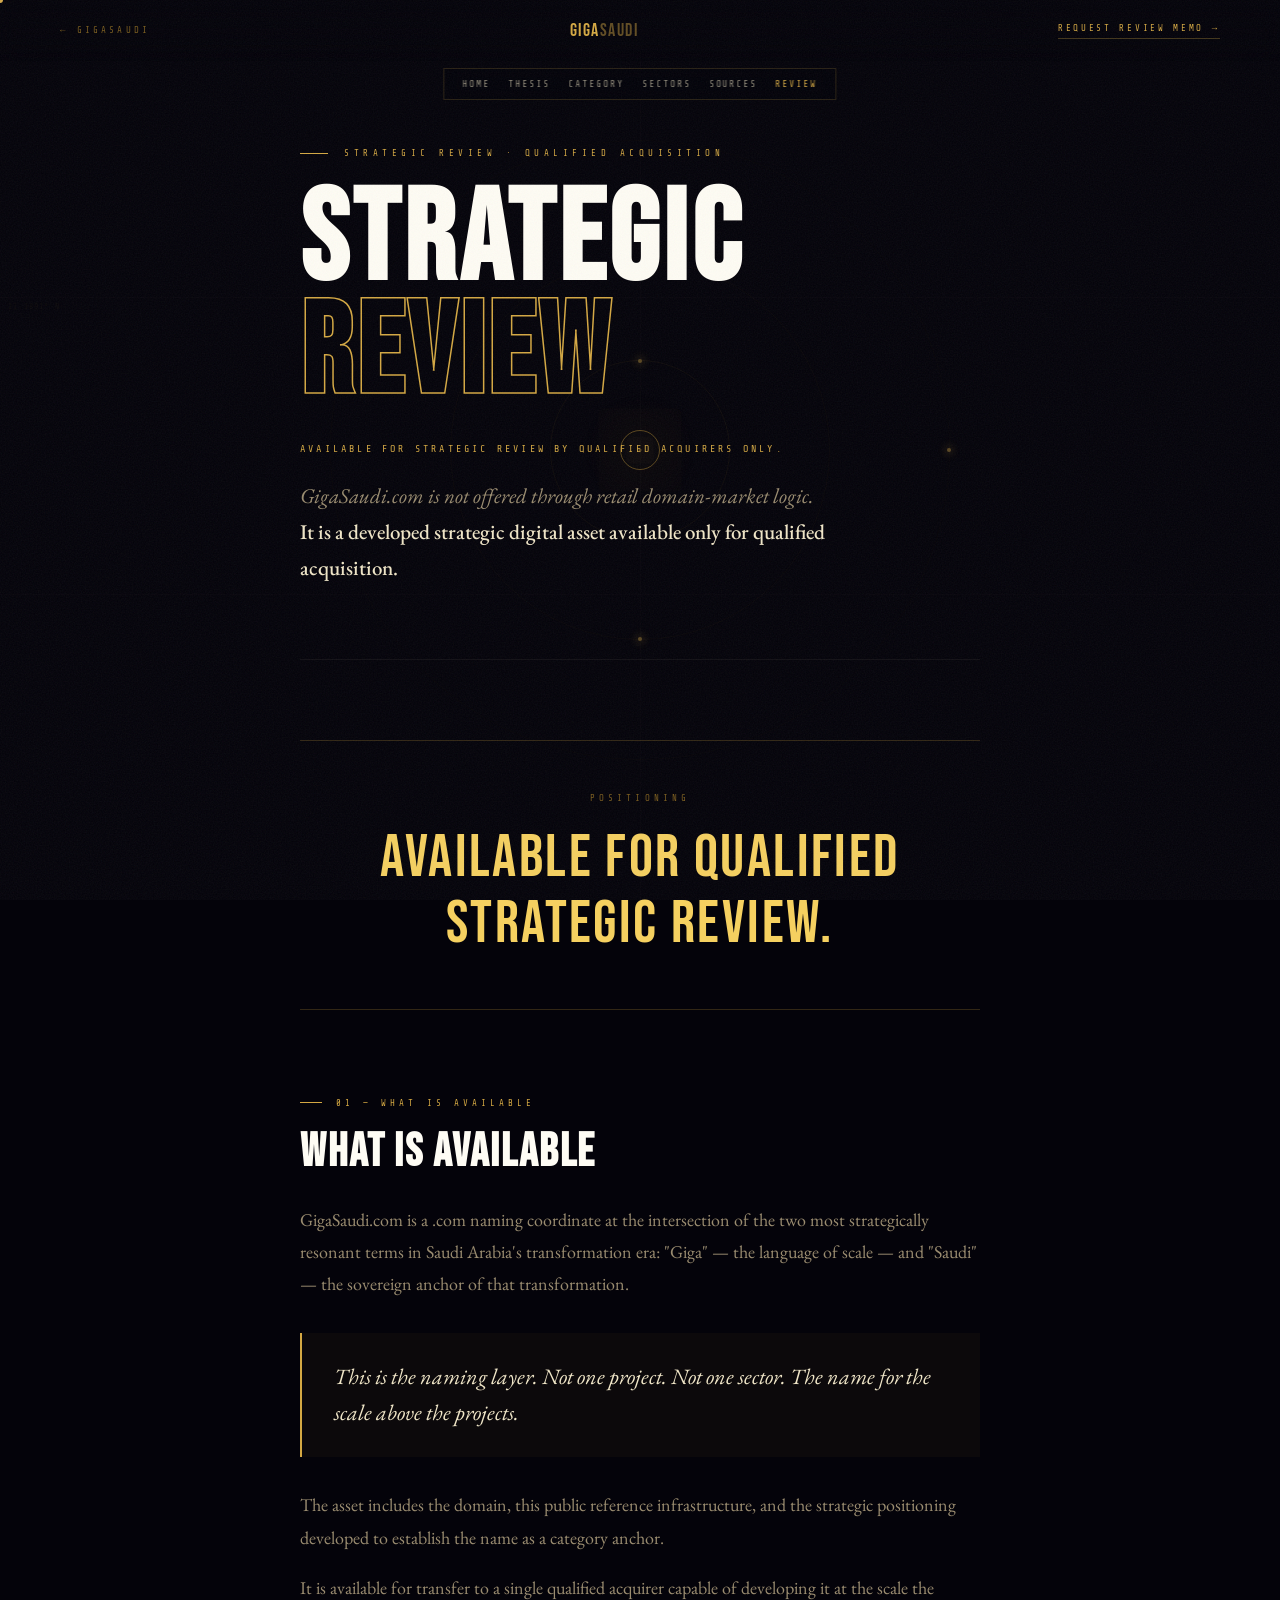
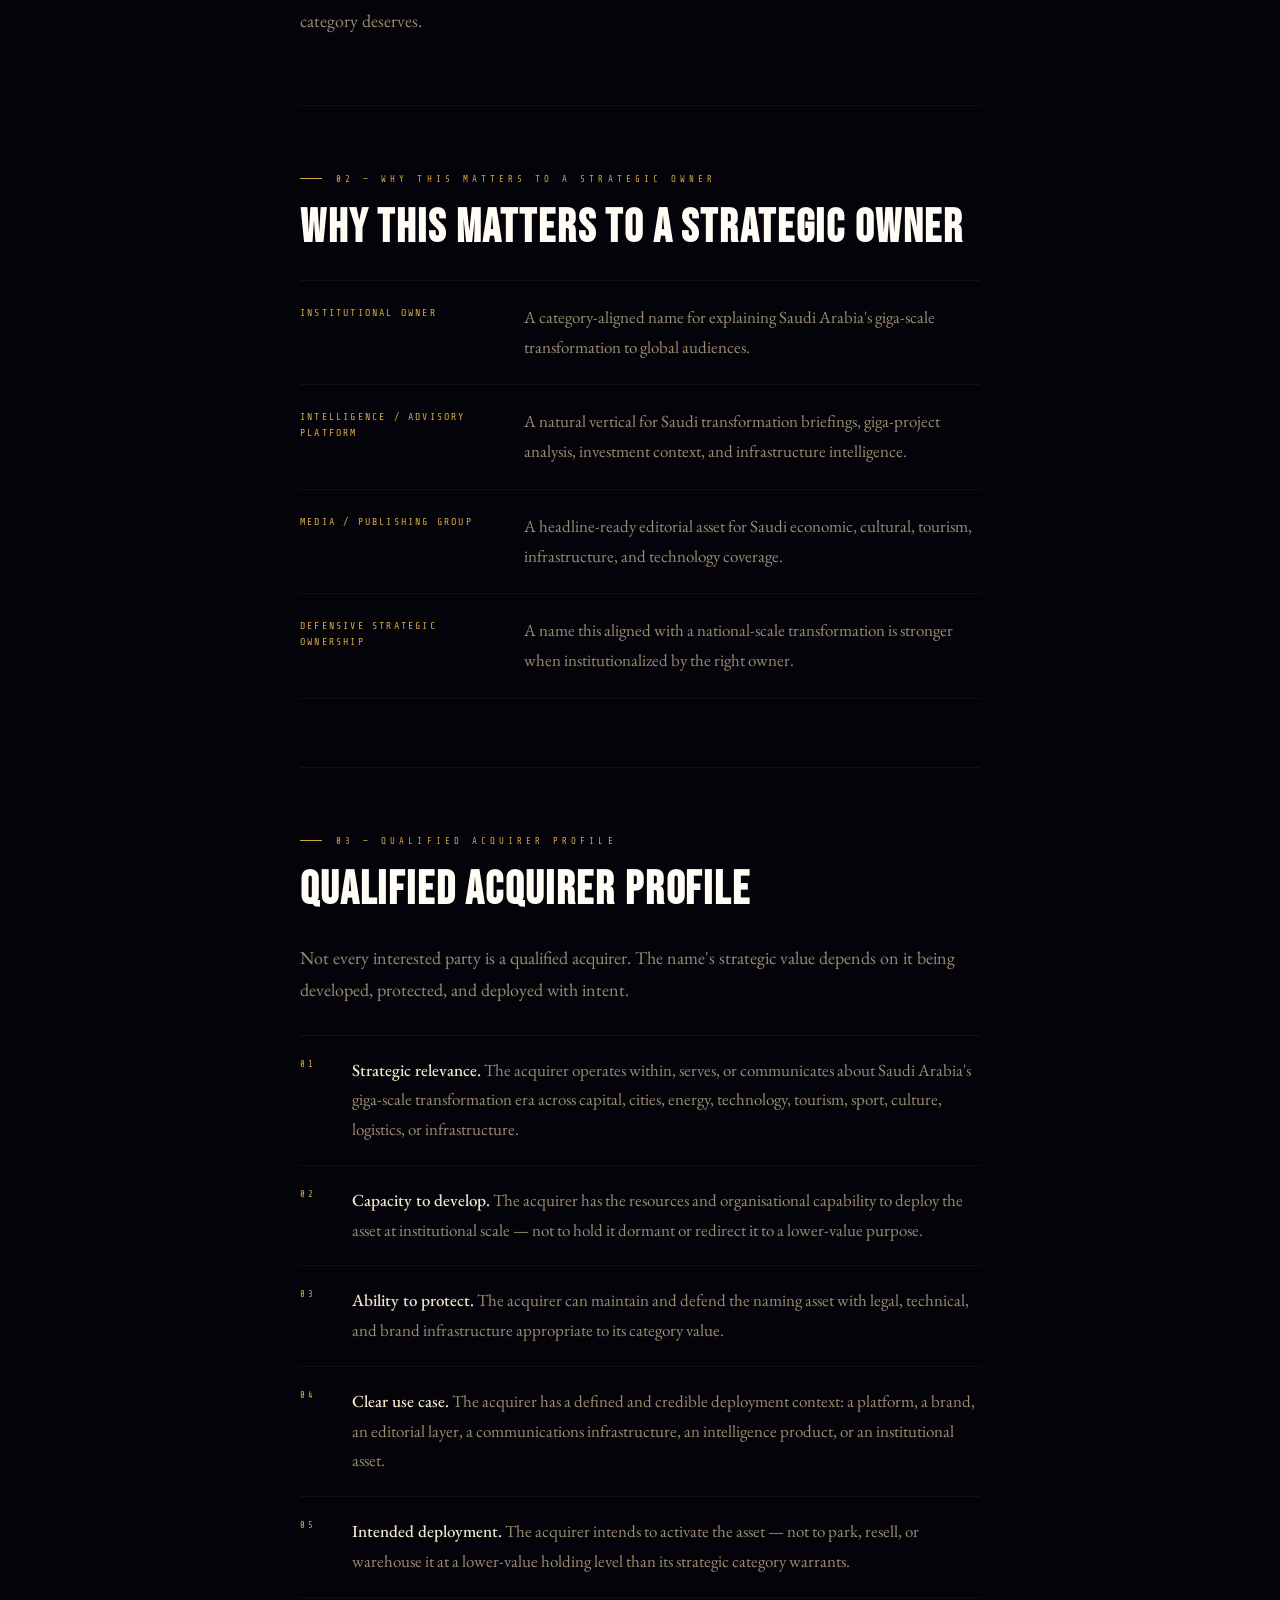
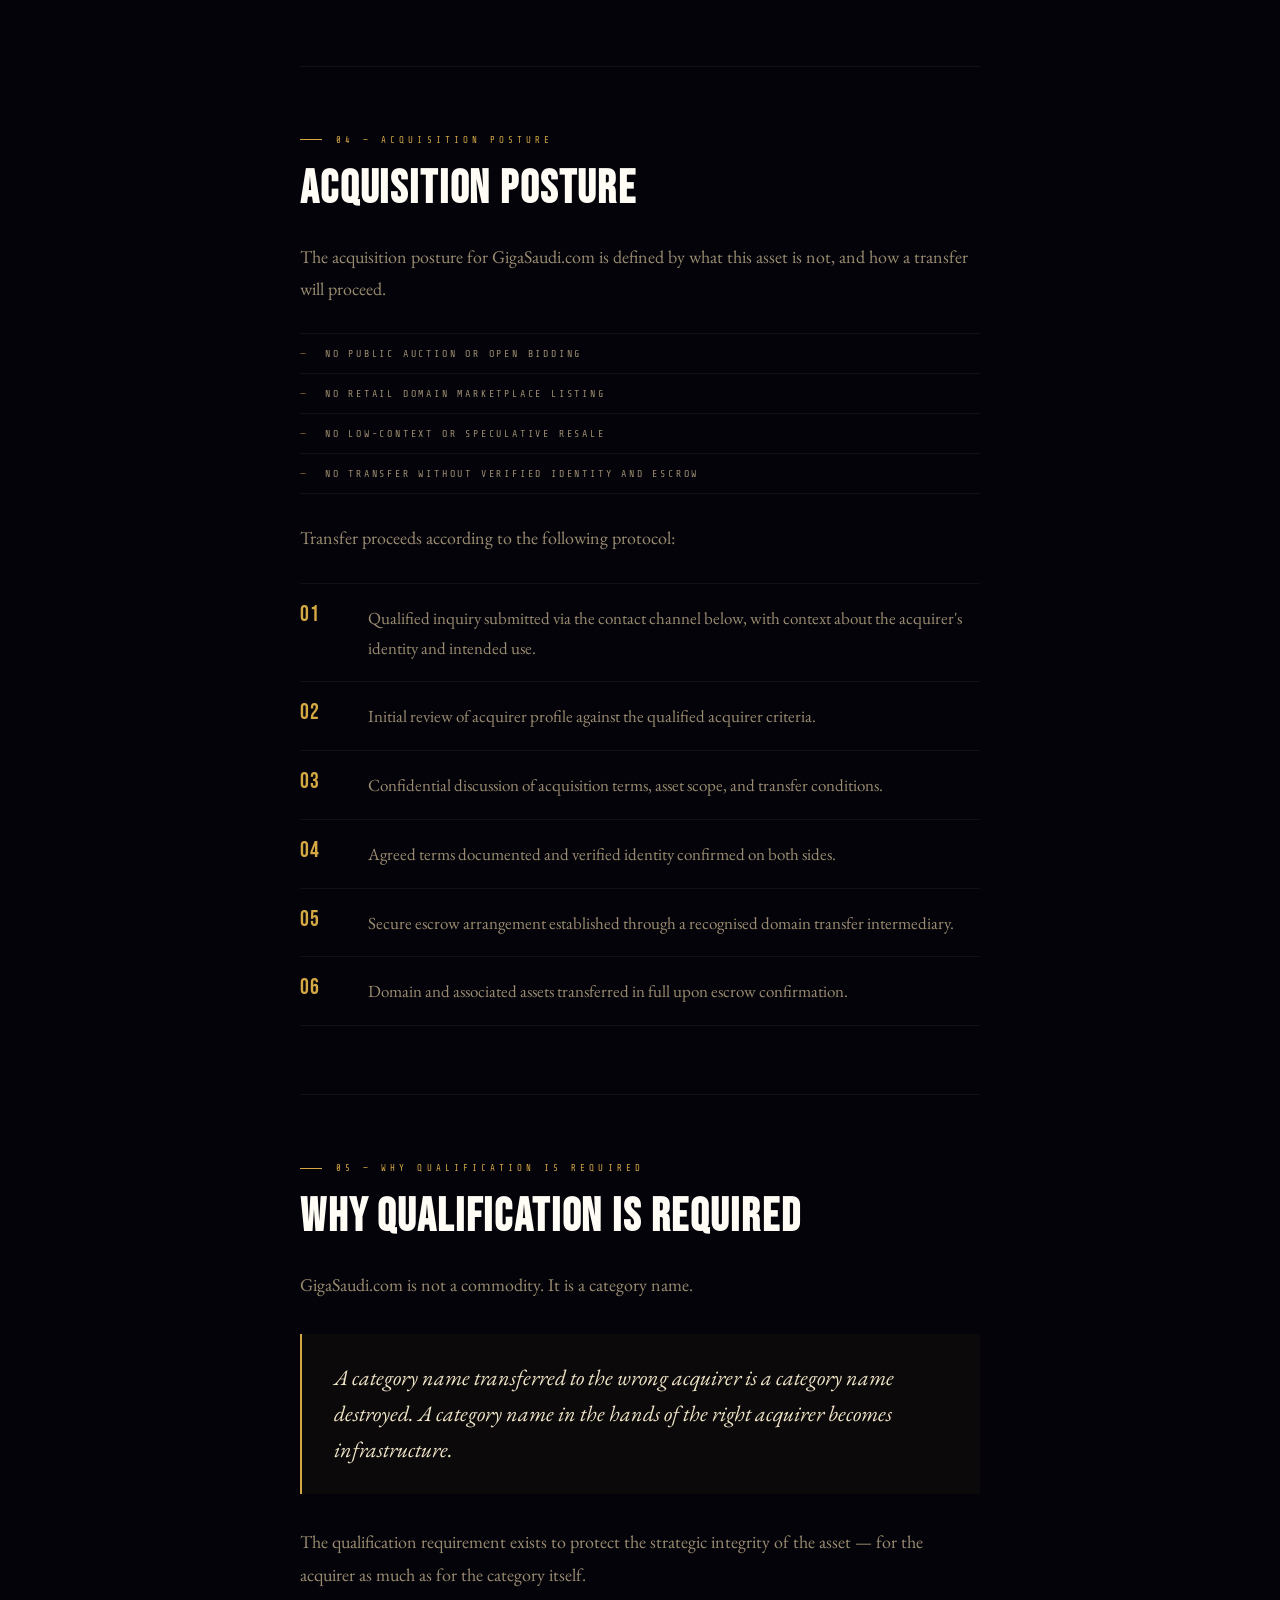
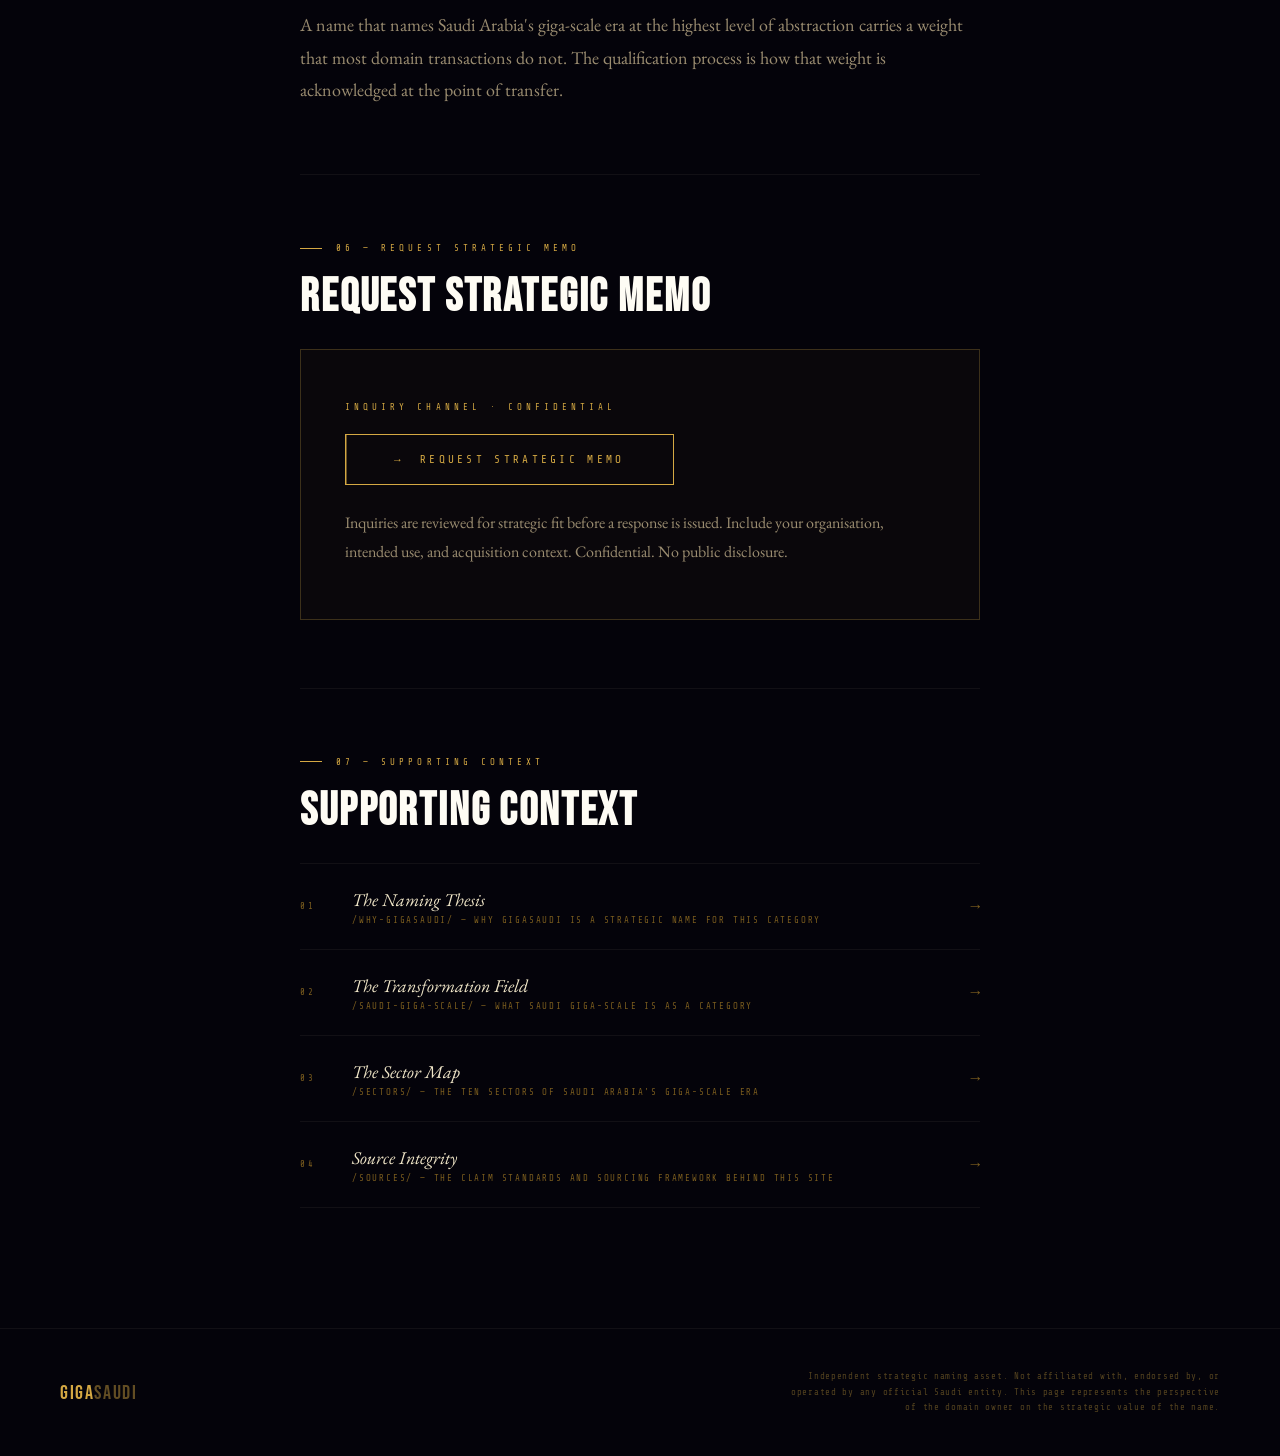
<file: availability/index.html>
<!DOCTYPE html>
<html lang="en">
<head>
<meta charset="UTF-8">
<meta name="viewport" content="width=device-width, initial-scale=1.0">
<title>Strategic Review — GigaSaudi.com</title>
<meta name="description" content="GigaSaudi.com is available only as a qualified strategic acquisition asset. Not a retail domain. A strategic name for Saudi Arabia's giga-scale era.">
<link rel="preconnect" href="https://fonts.googleapis.com">
<link href="https://fonts.googleapis.com/css2?family=Bebas+Neue&family=EB+Garamond:ital,wght@0,400;0,500;1,400;1,500&family=Share+Tech+Mono&display=swap" rel="stylesheet">
<style>
:root {
  --void: #04030a;
  --gold: #d4a843;
  --gold-hi: #f5d060;
  --gold-lo: #7a5c1e;
  --gold-trace: rgba(212,168,67,0.12);
  --sand: #f0e6c8;
  --sand-lo: #9a8c70;
  --white: #fefcf4;
  --line-gold: rgba(212,168,67,0.22);
  --line-dim: rgba(240,230,200,0.06);
}

*, *::before, *::after { box-sizing: border-box; margin: 0; padding: 0; }
html { scroll-behavior: smooth; }
body {
  background: var(--void);
  color: var(--sand);
  font-family: 'Share Tech Mono', monospace;
  overflow-x: hidden;
  cursor: none;
}

body::before {
  content: '';
  position: fixed; inset: 0;
  opacity: 0.06;
  background-image: url("data:image/svg+xml,%3Csvg xmlns='http://www.w3.org/2000/svg'%3E%3Cfilter id='n'%3E%3CfeTurbulence type='fractalNoise' baseFrequency='0.75' numOctaves='4'/%3E%3C/filter%3E%3Crect width='100%25' height='100%25' filter='url(%23n)'/%3E%3C/svg%3E");
  pointer-events: none; z-index: 9900;
}

#cur { position:fixed; width:6px; height:6px; border-radius:50%; background:var(--gold); pointer-events:none; z-index:9999; transform:translate(-50%,-50%); transition:width .2s,height .2s; mix-blend-mode:screen; }
#cur-ring { position:fixed; width:40px; height:40px; border:1px solid rgba(212,168,67,0.4); border-radius:50%; pointer-events:none; z-index:9998; transform:translate(-50%,-50%); transition:width .4s,height .4s,border-color .3s; }
body:has(a:hover) #cur { width:12px; height:12px; }
body:has(a:hover) #cur-ring { width:60px; height:60px; border-color:rgba(212,168,67,0.8); }

#orbital-canvas {
  position: fixed; inset: 0; z-index: 0;
  overflow: hidden; opacity: 0.42;
}
.gravity-core {
  position: absolute; top:50%; left:50%;
  transform: translate(-50%,-50%);
  width:3px; height:3px;
  background:var(--gold); border-radius:50%;
  box-shadow: 0 0 0 12px rgba(212,168,67,0.05), 0 0 0 40px rgba(212,168,67,0.03), 0 0 60px 15px rgba(212,168,67,0.28);
}
.orbit {
  position:absolute; top:50%; left:50%;
  border:1px solid; border-radius:50%;
  transform-origin:center center;
}
.orbit-1 { width:180px; height:180px; margin:-90px 0 0 -90px; border-color:rgba(212,168,67,0.14); animation:spin 40s linear infinite; }
.orbit-2 { width:380px; height:380px; margin:-190px 0 0 -190px; border-color:rgba(212,168,67,0.08); animation:spin 70s linear infinite reverse; }
.orbit-3 { width:620px; height:620px; margin:-310px 0 0 -310px; border-color:rgba(212,168,67,0.05); animation:spin 110s linear infinite; }
.orbit-4 { width:900px; height:900px; margin:-450px 0 0 -450px; border-color:rgba(212,168,67,0.025); animation:spin 160s linear infinite reverse; }
.node { position:absolute; width:4px; height:4px; background:var(--gold); border-radius:50%; box-shadow:0 0 8px 2px rgba(212,168,67,0.5); }
.grid-h,.grid-v { position:absolute; background:rgba(240,230,200,0.04); }
.grid-h { left:0; right:0; height:1px; }
.grid-v { top:0; bottom:0; width:1px; }
.coord-label { position:absolute; font-family:'Share Tech Mono',monospace; font-size:8px; color:rgba(212,168,67,0.13); letter-spacing:0.15em; pointer-events:none; }
@keyframes spin { to { transform:rotate(360deg); } }
@keyframes pulse-core {
  0%,100% { box-shadow:0 0 0 12px rgba(212,168,67,0.05), 0 0 60px 15px rgba(212,168,67,0.28); }
  50% { box-shadow:0 0 0 20px rgba(212,168,67,0.07), 0 0 80px 20px rgba(212,168,67,0.38); }
}

#content { position:relative; z-index:10; }

.doc-nav {
  position:fixed; top:0; left:0; right:0; z-index:100;
  padding:20px 60px;
  display:flex; align-items:center; justify-content:space-between;
  background:linear-gradient(to bottom, rgba(4,3,10,0.94) 0%, transparent 100%);
  backdrop-filter:blur(10px); -webkit-backdrop-filter:blur(10px);
}
.return-link {
  font-size:9px; letter-spacing:.35em; color:var(--gold-lo);
  text-decoration:none; text-transform:uppercase;
  display:flex; align-items:center; gap:10px;
  transition:color .3s;
}
.return-link:hover { color:var(--gold); }
.nav-brand {
  font-family:'Bebas Neue',sans-serif; font-size:18px;
  color:var(--gold); letter-spacing:.08em; text-decoration:none;
}
.nav-brand span { color:rgba(212,168,67,0.45); }
.nav-cta {
  font-size:9px; letter-spacing:.3em; color:var(--gold);
  text-decoration:none; text-transform:uppercase;
  border-bottom:1px solid rgba(212,168,67,.3); padding-bottom:4px;
  transition:border-color .3s;
}
.nav-cta:hover { border-color:var(--gold); }

.doc-wrap { max-width:800px; margin:0 auto; padding:148px 60px 120px; }

.doc-hero { margin-bottom:80px; padding-bottom:72px; border-bottom:1px solid var(--line-dim); }
.doc-eyebrow {
  font-size:9px; letter-spacing:.5em; color:var(--gold);
  text-transform:uppercase; margin-bottom:28px;
  display:flex; align-items:center; gap:16px;
  opacity:0; animation:fadeSlide .8s ease .2s forwards;
}
.doc-eyebrow::before { content:''; width:28px; height:1px; background:var(--gold); flex-shrink:0; }
.doc-headline {
  font-family:'Bebas Neue',sans-serif;
  font-size:clamp(60px,11vw,128px);
  line-height:.88; letter-spacing:.03em;
  color:var(--white); margin-bottom:32px;
  opacity:0; animation:fadeSlide .9s ease .35s forwards;
}
.doc-headline em { color:transparent; -webkit-text-stroke:1.5px var(--gold); font-style:normal; }
.doc-subhead {
  font-family:'Share Tech Mono',monospace;
  font-size:10px; letter-spacing:.32em;
  text-transform:uppercase; color:var(--gold);
  margin-bottom:24px;
  opacity:0; animation:fadeSlide .8s ease .52s forwards;
}
.doc-opening {
  font-family:'EB Garamond',serif;
  font-size:clamp(17px,2.2vw,21px);
  font-style:italic; line-height:1.72;
  color:var(--sand-lo); max-width:620px;
  opacity:0; animation:fadeSlide .9s ease .68s forwards;
}
.doc-opening strong { color:var(--sand); font-style:normal; font-weight:500; }

.doc-axiom {
  margin-bottom:88px; padding:52px 0;
  border-top:1px solid var(--line-gold);
  border-bottom:1px solid var(--line-gold);
  text-align:center;
}
.axiom-label { font-size:9px; letter-spacing:.45em; color:var(--gold-lo); text-transform:uppercase; margin-bottom:22px; }
.axiom-text {
  font-family:'Bebas Neue',sans-serif;
  font-size:clamp(30px,5.5vw,60px);
  color:var(--gold-hi); letter-spacing:.04em; line-height:1.1;
}

.doc-section { margin-bottom:68px; padding-bottom:68px; border-bottom:1px solid var(--line-dim); }
.doc-section.last { border-bottom:none; margin-bottom:0; padding-bottom:0; }

.sec-num {
  font-size:9px; letter-spacing:.45em; color:var(--gold);
  text-transform:uppercase; margin-bottom:22px;
  display:flex; align-items:center; gap:14px;
}
.sec-num::before { content:''; width:22px; height:1px; background:var(--gold); flex-shrink:0; }

.sec-title {
  font-family:'Bebas Neue',sans-serif;
  font-size:clamp(28px,4vw,46px);
  color:var(--white); letter-spacing:.04em; line-height:1;
  margin-bottom:28px;
}

.sec-body {
  font-family:'EB Garamond',serif;
  font-size:18px; line-height:1.8; color:var(--sand-lo);
}
.sec-body p { margin-bottom:18px; }
.sec-body p:last-child { margin-bottom:0; }
.sec-body strong { color:var(--sand); font-weight:500; }
.sec-body em { color:var(--gold-hi); font-style:italic; }

.pull-quote {
  margin:32px 0; padding:26px 32px;
  border-left:2px solid var(--gold);
  background:rgba(212,168,67,0.04);
}
.pull-quote p {
  font-family:'EB Garamond',serif;
  font-size:clamp(17px,2.2vw,22px);
  font-style:italic; color:var(--sand); line-height:1.65; margin:0 !important;
}

.qualifier-list { display:flex; flex-direction:column; gap:0; margin-top:28px; }
.qualifier-item { padding:20px 0; border-bottom:1px solid var(--line-dim); display:flex; align-items:flex-start; gap:20px; }
.qualifier-item:first-child { border-top:1px solid var(--line-dim); }
.qual-marker { font-size:9px; letter-spacing:.35em; color:var(--gold); text-transform:uppercase; min-width:32px; padding-top:3px; flex-shrink:0; }
.qual-text { font-family:'EB Garamond',serif; font-size:17px; line-height:1.75; color:var(--sand-lo); }
.qual-text strong { color:var(--sand); font-weight:500; }

.no-list { display:flex; flex-direction:column; gap:0; margin:28px 0; }
.no-item { display:flex; align-items:center; gap:16px; padding:13px 0; border-bottom:1px solid var(--line-dim); font-size:10px; letter-spacing:.28em; color:var(--sand-lo); text-transform:uppercase; }
.no-item:first-child { border-top:1px solid var(--line-dim); }
.no-mark { font-size:11px; color:var(--gold-lo); flex-shrink:0; }

.protocol-list { display:flex; flex-direction:column; gap:0; margin-top:28px; }
.proto-step { display:flex; align-items:flex-start; gap:24px; padding:18px 0; border-bottom:1px solid var(--line-dim); }
.proto-step:first-child { border-top:1px solid var(--line-dim); }
.proto-num { font-family:'Bebas Neue',sans-serif; font-size:22px; color:var(--gold); letter-spacing:.04em; min-width:44px; line-height:1.15; }
.proto-text { font-family:'EB Garamond',serif; font-size:17px; line-height:1.75; color:var(--sand-lo); padding-top:2px; }

.inq-block { border:1px solid rgba(212,168,67,0.25); padding:52px 44px; background:rgba(212,168,67,0.03); margin-top:28px; }
.inq-pre { font-size:9px; letter-spacing:.45em; color:var(--gold); text-transform:uppercase; margin-bottom:22px; }
.inq-note { font-family:'EB Garamond',serif; font-size:16px; line-height:1.8; color:var(--sand-lo); margin-top:24px; }
.inq-cta { display:inline-flex; align-items:center; gap:16px; padding:18px 48px; border:1px solid var(--gold); color:var(--gold); font-family:'Share Tech Mono',monospace; font-size:11px; letter-spacing:.3em; text-transform:uppercase; text-decoration:none; position:relative; overflow:hidden; transition:color .4s; }
.inq-cta::before { content:''; position:absolute; inset:0; background:var(--gold); transform:translateX(-100%); transition:transform .4s ease; z-index:-1; }
.inq-cta:hover { color:var(--void); }
.inq-cta:hover::before { transform:translateX(0); }

.nav-links { display:flex; flex-direction:column; gap:0; margin-top:28px; }
.nav-link {
  display:flex; align-items:center; gap:24px;
  padding:24px 0; border-bottom:1px solid var(--line-dim);
  text-decoration:none; transition:all .3s;
}
.nav-link:first-child { border-top:1px solid var(--line-dim); }
.nav-link:hover { padding-left:8px; }
.nl-num { font-size:9px; letter-spacing:.3em; color:var(--gold-lo); min-width:28px; }
.nl-body { flex:1; }
.nl-title {
  font-family:'EB Garamond',serif; font-size:18px; color:var(--sand);
  font-style:italic; margin-bottom:4px;
  transition:color .3s;
}
.nav-link:hover .nl-title { color:var(--gold); }
.nl-path { font-size:9px; letter-spacing:.2em; color:var(--gold-lo); text-transform:uppercase; }
.nl-arr { font-size:16px; color:var(--gold-lo); transition:color .3s; }
.nav-link:hover .nl-arr { color:var(--gold); }

.doc-footer {
  border-top:1px solid var(--line-dim); padding:40px 60px;
  display:flex; align-items:center; justify-content:space-between; gap:40px;
}
.ft-brand {
  font-family:'Bebas Neue',sans-serif; font-size:20px;
  color:var(--gold); letter-spacing:.08em; text-decoration:none;
}
.ft-brand span { color:rgba(212,168,67,0.45); }
.ft-disc { font-size:9px; color:rgba(212,168,67,0.38); letter-spacing:.08em; line-height:1.75; max-width:440px; text-align:right; }

@keyframes fadeSlide { from{opacity:0;transform:translateY(20px);} to{opacity:1;transform:translateY(0);} }
.rx { opacity:0; transform:translateY(28px); transition:opacity .9s ease,transform .9s ease; }
.rx.in { opacity:1; transform:translateY(0); }
.rx-d1 { transition-delay:.1s; }
.rx-d2 { transition-delay:.2s; }
.rx-d3 { transition-delay:.3s; }
.rx-d4 { transition-delay:.4s; }
.rx-d5 { transition-delay:.5s; }

.owner-cases { display:flex; flex-direction:column; gap:0; margin-top:28px; }
.owner-case { padding:22px 0; border-bottom:1px solid var(--line-dim); display:grid; grid-template-columns:200px 1fr; gap:24px; align-items:start; }
.owner-case:first-child { border-top:1px solid var(--line-dim); }
.owner-label { font-size:10px; letter-spacing:.22em; color:var(--gold); text-transform:uppercase; padding-top:2px; line-height:1.6; }
.owner-text { font-family:'EB Garamond',serif; font-size:17px; line-height:1.75; color:var(--sand-lo); }
@media (max-width:900px) {
  body { cursor:auto; }
  #cur,#cur-ring { display:none; }
  .doc-nav { padding:16px 24px; }
  .nav-cta { display:none; }
  .doc-wrap { padding:120px 24px 80px; }
  .inq-block { padding:36px 24px; }
  .doc-footer { padding:32px 24px; flex-direction:column; align-items:flex-start; gap:20px; }
  .ft-disc { text-align:left; max-width:100%; }
  .owner-case { grid-template-columns:1fr; gap:8px; }
}

/* ── SITE NAV ── */
.site-nav { position:fixed; top:68px; left:50%; transform:translateX(-50%); z-index:99; display:flex; gap:18px; padding:10px 18px; border:1px solid rgba(212,168,67,.18); background:rgba(4,3,10,.72); backdrop-filter:blur(12px); -webkit-backdrop-filter:blur(12px); white-space:nowrap; }
.site-nav a { color:rgba(240,230,200,.62); text-decoration:none; font-family:'Share Tech Mono',monospace; font-size:9px; letter-spacing:.22em; text-transform:uppercase; transition:color .25s; }
.site-nav a:hover,.site-nav a[aria-current="page"] { color:var(--gold); }
@media (max-width:700px) {
  .site-nav { left:0; right:0; top:52px; transform:none; overflow-x:auto; justify-content:flex-start; border-left:0; border-right:0; border-top:0; border-bottom:1px solid rgba(212,168,67,.18); padding:11px 16px; gap:16px; }
  .site-nav::-webkit-scrollbar { display:none; }
}
</style>
</head>
<body>

<div id="cur"></div>
<div id="cur-ring"></div>

<div id="orbital-canvas">
  <div class="grid-h" style="top:33%"></div>
  <div class="grid-h" style="top:66%"></div>
  <div class="grid-v" style="left:50%"></div>
  <div class="coord-label" style="top:calc(33% + 5px); left:8px">21.3891° N</div>
  <div class="coord-label" style="top:8px; left:calc(50% + 8px)">45.0792° E</div>
  <div style="position:absolute;top:50%;left:50%;transform:translate(-50%,-50%);">
    <div class="orbit orbit-1"><div class="node" style="top:-2px;left:50%;margin-left:-2px;"></div></div>
    <div class="orbit orbit-2"><div class="node" style="bottom:-2px;left:50%;margin-left:-2px;"></div></div>
    <div class="orbit orbit-3"><div class="node" style="top:50%;right:-2px;margin-top:-2px;"></div></div>
    <div class="orbit orbit-4"></div>
  </div>
  <div style="position:absolute;top:50%;left:50%;transform:translate(-50%,-50%);">
    <div class="gravity-core" style="animation:pulse-core 4s ease-in-out infinite;"></div>
  </div>
</div>

<nav class="site-nav" aria-label="GigaSaudi navigation">
  <a href="/">Home</a>
  <a href="/why-gigasaudi/">Thesis</a>
  <a href="/saudi-giga-scale/">Category</a>
  <a href="/sectors/">Sectors</a>
  <a href="/sources/">Sources</a>
  <a href="/availability/" aria-current="page">Review</a>
</nav>

<nav class="doc-nav">
  <a href="/" class="return-link">← GigaSaudi</a>
  <a href="/" class="nav-brand">Giga<span>Saudi</span></a>
  <a href="mailto:agent@sohadot.com?subject=GigaSaudi.com%20Strategic%20Review" class="nav-cta">Request Review Memo →</a>
</nav>

<div id="content">
  <div class="doc-wrap">

    <header class="doc-hero">
      <div class="doc-eyebrow">Strategic Review · Qualified Acquisition</div>
      <h1 class="doc-headline">Strategic<br><em>Review</em></h1>
      <div class="doc-subhead">Available for strategic review by qualified acquirers only.</div>
      <p class="doc-opening">
        GigaSaudi.com is not offered through retail domain-market logic.<br>
        <strong>It is a developed strategic digital asset available only for qualified acquisition.</strong>
      </p>
    </header>

    <div class="doc-axiom rx">
      <div class="axiom-label">Positioning</div>
      <div class="axiom-text">Available for qualified strategic review.</div>
    </div>

    <section class="doc-section rx rx-d1">
      <div class="sec-num">01 — What Is Available</div>
      <h2 class="sec-title">What Is Available</h2>
      <div class="sec-body">
        <p>GigaSaudi.com is a .com naming coordinate at the intersection of the two most strategically resonant terms in Saudi Arabia's transformation era: "Giga" — the language of scale — and "Saudi" — the sovereign anchor of that transformation.</p>
        <div class="pull-quote">
          <p>This is the naming layer. Not one project. Not one sector. The name for the scale above the projects.</p>
        </div>
        <p>The asset includes the domain, this public reference infrastructure, and the strategic positioning developed to establish the name as a category anchor.</p>
        <p>It is available for transfer to a single qualified acquirer capable of developing it at the scale the category deserves.</p>
      </div>
    </section>

    <section class="doc-section rx rx-d2">
      <div class="sec-num">02 — Why This Matters to a Strategic Owner</div>
      <h2 class="sec-title">Why This Matters to a Strategic Owner</h2>
      <div class="owner-cases">
        <div class="owner-case">
          <div class="owner-label">Institutional Owner</div>
          <div class="owner-text">A category-aligned name for explaining Saudi Arabia's giga-scale transformation to global audiences.</div>
        </div>
        <div class="owner-case">
          <div class="owner-label">Intelligence / Advisory Platform</div>
          <div class="owner-text">A natural vertical for Saudi transformation briefings, giga-project analysis, investment context, and infrastructure intelligence.</div>
        </div>
        <div class="owner-case">
          <div class="owner-label">Media / Publishing Group</div>
          <div class="owner-text">A headline-ready editorial asset for Saudi economic, cultural, tourism, infrastructure, and technology coverage.</div>
        </div>
        <div class="owner-case">
          <div class="owner-label">Defensive Strategic Ownership</div>
          <div class="owner-text">A name this aligned with a national-scale transformation is stronger when institutionalized by the right owner.</div>
        </div>
      </div>
    </section>

    <section class="doc-section rx rx-d2">
      <div class="sec-num">03 — Qualified Acquirer Profile</div>
      <h2 class="sec-title">Qualified Acquirer Profile</h2>
      <div class="sec-body">
        <p>Not every interested party is a qualified acquirer. The name's strategic value depends on it being developed, protected, and deployed with intent.</p>
      </div>
      <div class="qualifier-list">
        <div class="qualifier-item">
          <div class="qual-marker">01</div>
          <div class="qual-text"><strong>Strategic relevance.</strong> The acquirer operates within, serves, or communicates about Saudi Arabia's giga-scale transformation era across capital, cities, energy, technology, tourism, sport, culture, logistics, or infrastructure.</div>
        </div>
        <div class="qualifier-item">
          <div class="qual-marker">02</div>
          <div class="qual-text"><strong>Capacity to develop.</strong> The acquirer has the resources and organisational capability to deploy the asset at institutional scale — not to hold it dormant or redirect it to a lower-value purpose.</div>
        </div>
        <div class="qualifier-item">
          <div class="qual-marker">03</div>
          <div class="qual-text"><strong>Ability to protect.</strong> The acquirer can maintain and defend the naming asset with legal, technical, and brand infrastructure appropriate to its category value.</div>
        </div>
        <div class="qualifier-item">
          <div class="qual-marker">04</div>
          <div class="qual-text"><strong>Clear use case.</strong> The acquirer has a defined and credible deployment context: a platform, a brand, an editorial layer, a communications infrastructure, an intelligence product, or an institutional asset.</div>
        </div>
        <div class="qualifier-item">
          <div class="qual-marker">05</div>
          <div class="qual-text"><strong>Intended deployment.</strong> The acquirer intends to activate the asset — not to park, resell, or warehouse it at a lower-value holding level than its strategic category warrants.</div>
        </div>
      </div>
    </section>

    <section class="doc-section rx rx-d1">
      <div class="sec-num">04 — Acquisition Posture</div>
      <h2 class="sec-title">Acquisition Posture</h2>
      <div class="sec-body">
        <p>The acquisition posture for GigaSaudi.com is defined by what this asset is not, and how a transfer will proceed.</p>
      </div>
      <div class="no-list">
        <div class="no-item"><div class="no-mark">—</div>No public auction or open bidding</div>
        <div class="no-item"><div class="no-mark">—</div>No retail domain marketplace listing</div>
        <div class="no-item"><div class="no-mark">—</div>No low-context or speculative resale</div>
        <div class="no-item"><div class="no-mark">—</div>No transfer without verified identity and escrow</div>
      </div>
      <div class="sec-body" style="margin-top:28px;">
        <p>Transfer proceeds according to the following protocol:</p>
      </div>
      <div class="protocol-list">
        <div class="proto-step">
          <div class="proto-num">01</div>
          <div class="proto-text">Qualified inquiry submitted via the contact channel below, with context about the acquirer's identity and intended use.</div>
        </div>
        <div class="proto-step">
          <div class="proto-num">02</div>
          <div class="proto-text">Initial review of acquirer profile against the qualified acquirer criteria.</div>
        </div>
        <div class="proto-step">
          <div class="proto-num">03</div>
          <div class="proto-text">Confidential discussion of acquisition terms, asset scope, and transfer conditions.</div>
        </div>
        <div class="proto-step">
          <div class="proto-num">04</div>
          <div class="proto-text">Agreed terms documented and verified identity confirmed on both sides.</div>
        </div>
        <div class="proto-step">
          <div class="proto-num">05</div>
          <div class="proto-text">Secure escrow arrangement established through a recognised domain transfer intermediary.</div>
        </div>
        <div class="proto-step">
          <div class="proto-num">06</div>
          <div class="proto-text">Domain and associated assets transferred in full upon escrow confirmation.</div>
        </div>
      </div>
    </section>

    <section class="doc-section rx rx-d2">
      <div class="sec-num">05 — Why Qualification Is Required</div>
      <h2 class="sec-title">Why Qualification Is Required</h2>
      <div class="sec-body">
        <p>GigaSaudi.com is not a commodity. It is a category name.</p>
        <div class="pull-quote">
          <p>A category name transferred to the wrong acquirer is a category name destroyed. A category name in the hands of the right acquirer becomes infrastructure.</p>
        </div>
        <p>The qualification requirement exists to protect the strategic integrity of the asset — for the acquirer as much as for the category itself.</p>
        <p>A name that names Saudi Arabia's giga-scale era at the highest level of abstraction carries a weight that most domain transactions do not. The qualification process is how that weight is acknowledged at the point of transfer.</p>
      </div>
    </section>

    <section class="doc-section rx rx-d3">
      <div class="sec-num">06 — Request Strategic Memo</div>
      <h2 class="sec-title">Request Strategic Memo</h2>
      <div class="inq-block">
        <div class="inq-pre">Inquiry Channel · Confidential</div>
        <a href="mailto:agent@sohadot.com?subject=GigaSaudi.com%20Strategic%20Review" class="inq-cta">
          <span>→</span>
          <span>Request Strategic Memo</span>
        </a>
        <p class="inq-note">Inquiries are reviewed for strategic fit before a response is issued. Include your organisation, intended use, and acquisition context. Confidential. No public disclosure.</p>
      </div>
    </section>

    <section class="doc-section last rx rx-d2">
      <div class="sec-num">07 — Supporting Context</div>
      <h2 class="sec-title">Supporting Context</h2>
      <div class="nav-links">
        <a href="/why-gigasaudi/" class="nav-link">
          <div class="nl-num">01</div>
          <div class="nl-body">
            <div class="nl-title">The Naming Thesis</div>
            <div class="nl-path">/why-gigasaudi/ — Why GigaSaudi is a strategic name for this category</div>
          </div>
          <div class="nl-arr">→</div>
        </a>
        <a href="/saudi-giga-scale/" class="nav-link">
          <div class="nl-num">02</div>
          <div class="nl-body">
            <div class="nl-title">The Transformation Field</div>
            <div class="nl-path">/saudi-giga-scale/ — What Saudi giga-scale is as a category</div>
          </div>
          <div class="nl-arr">→</div>
        </a>
        <a href="/sectors/" class="nav-link">
          <div class="nl-num">03</div>
          <div class="nl-body">
            <div class="nl-title">The Sector Map</div>
            <div class="nl-path">/sectors/ — The ten sectors of Saudi Arabia's giga-scale era</div>
          </div>
          <div class="nl-arr">→</div>
        </a>
        <a href="/sources/" class="nav-link">
          <div class="nl-num">04</div>
          <div class="nl-body">
            <div class="nl-title">Source Integrity</div>
            <div class="nl-path">/sources/ — The claim standards and sourcing framework behind this site</div>
          </div>
          <div class="nl-arr">→</div>
        </a>
      </div>
    </section>

  </div>

  <footer class="doc-footer">
    <a href="/" class="ft-brand">Giga<span>Saudi</span></a>
    <p class="ft-disc">Independent strategic naming asset. Not affiliated with, endorsed by, or operated by any official Saudi entity. This page represents the perspective of the domain owner on the strategic value of the name.</p>
  </footer>
</div>

<script>
const cur = document.getElementById('cur');
const ring = document.getElementById('cur-ring');
let mx = window.innerWidth/2, my = window.innerHeight/2;
let rx_ = mx, ry = my;
document.addEventListener('mousemove', e => {
  mx = e.clientX; my = e.clientY;
  cur.style.left = mx+'px'; cur.style.top = my+'px';
});
(function loop(){
  rx_ += (mx-rx_)*0.1; ry += (my-ry)*0.1;
  ring.style.left = rx_+'px'; ring.style.top = ry+'px';
  requestAnimationFrame(loop);
})();

const obs = new IntersectionObserver(entries => {
  entries.forEach(e => { if(e.isIntersecting) e.target.classList.add('in'); });
}, { threshold:0.08, rootMargin:'0px 0px -40px 0px' });
document.querySelectorAll('.rx').forEach(el => obs.observe(el));
</script>
</body>
</html>
</file>
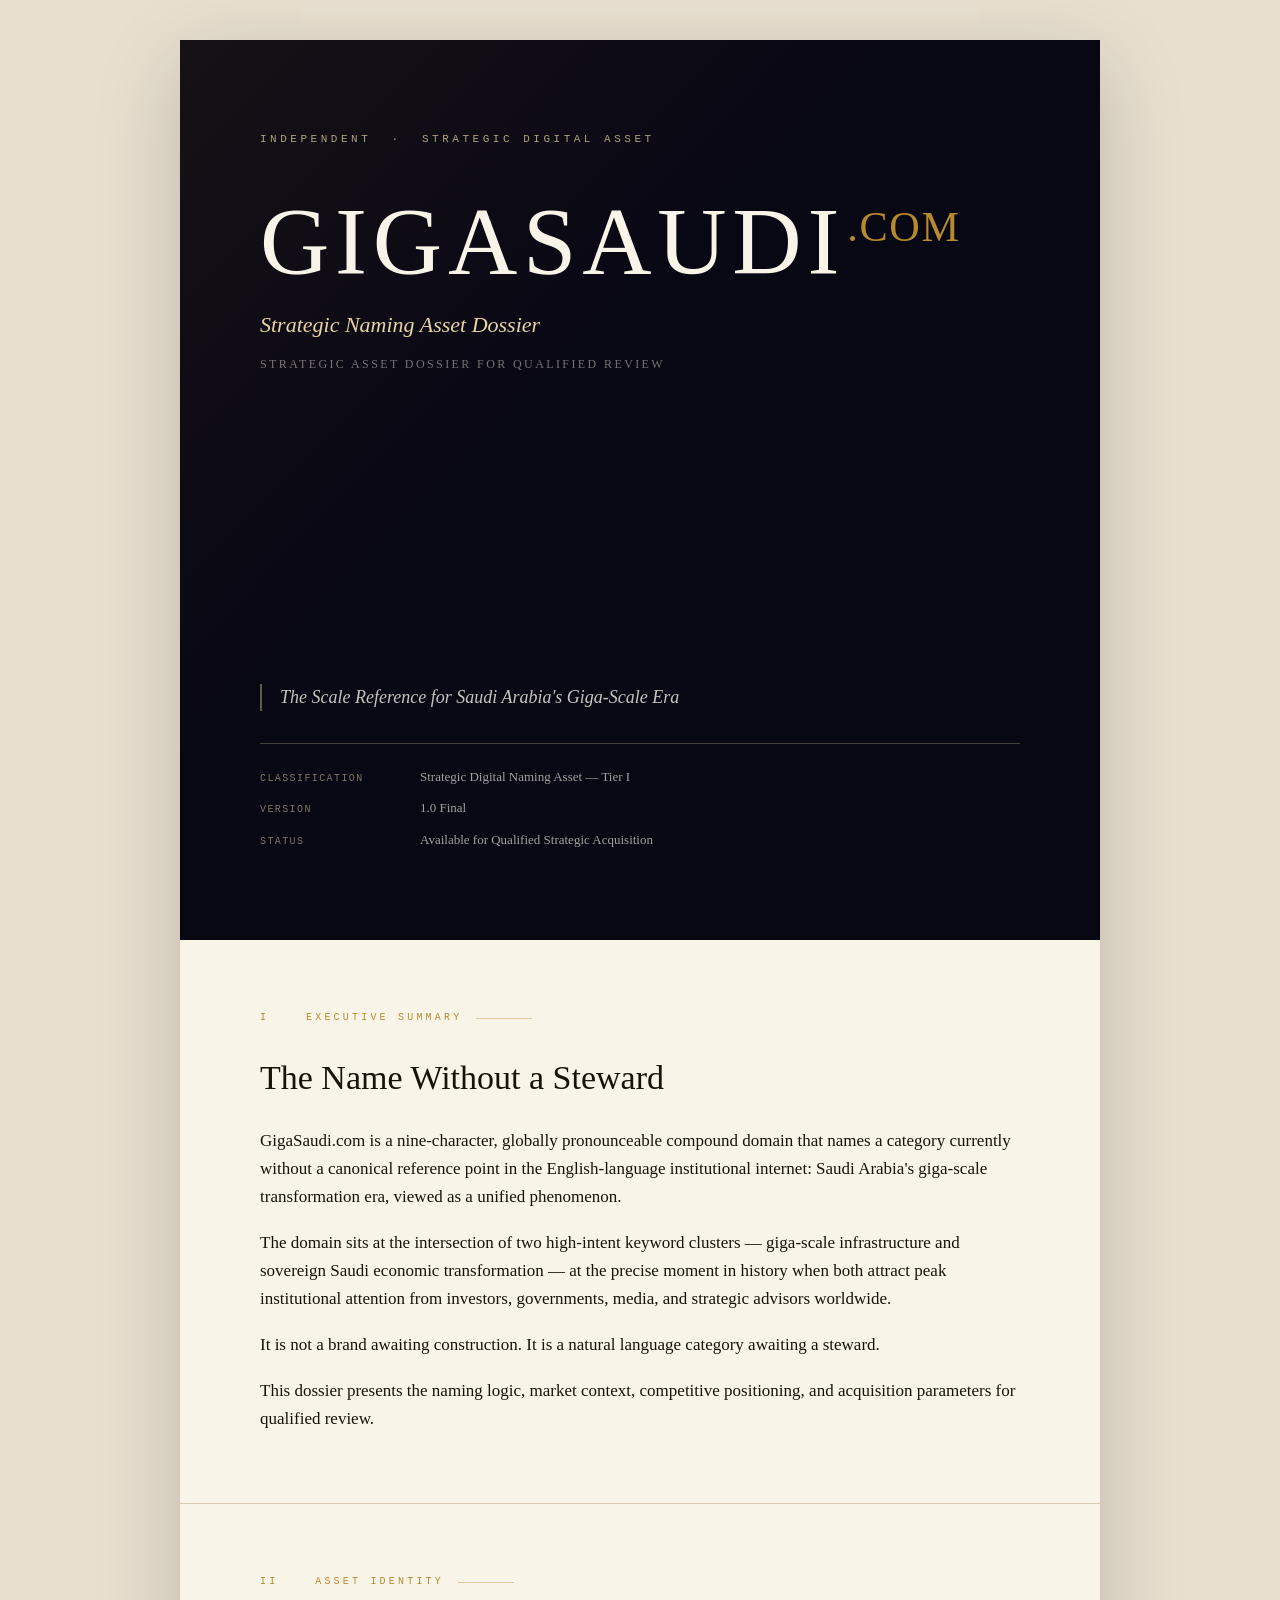
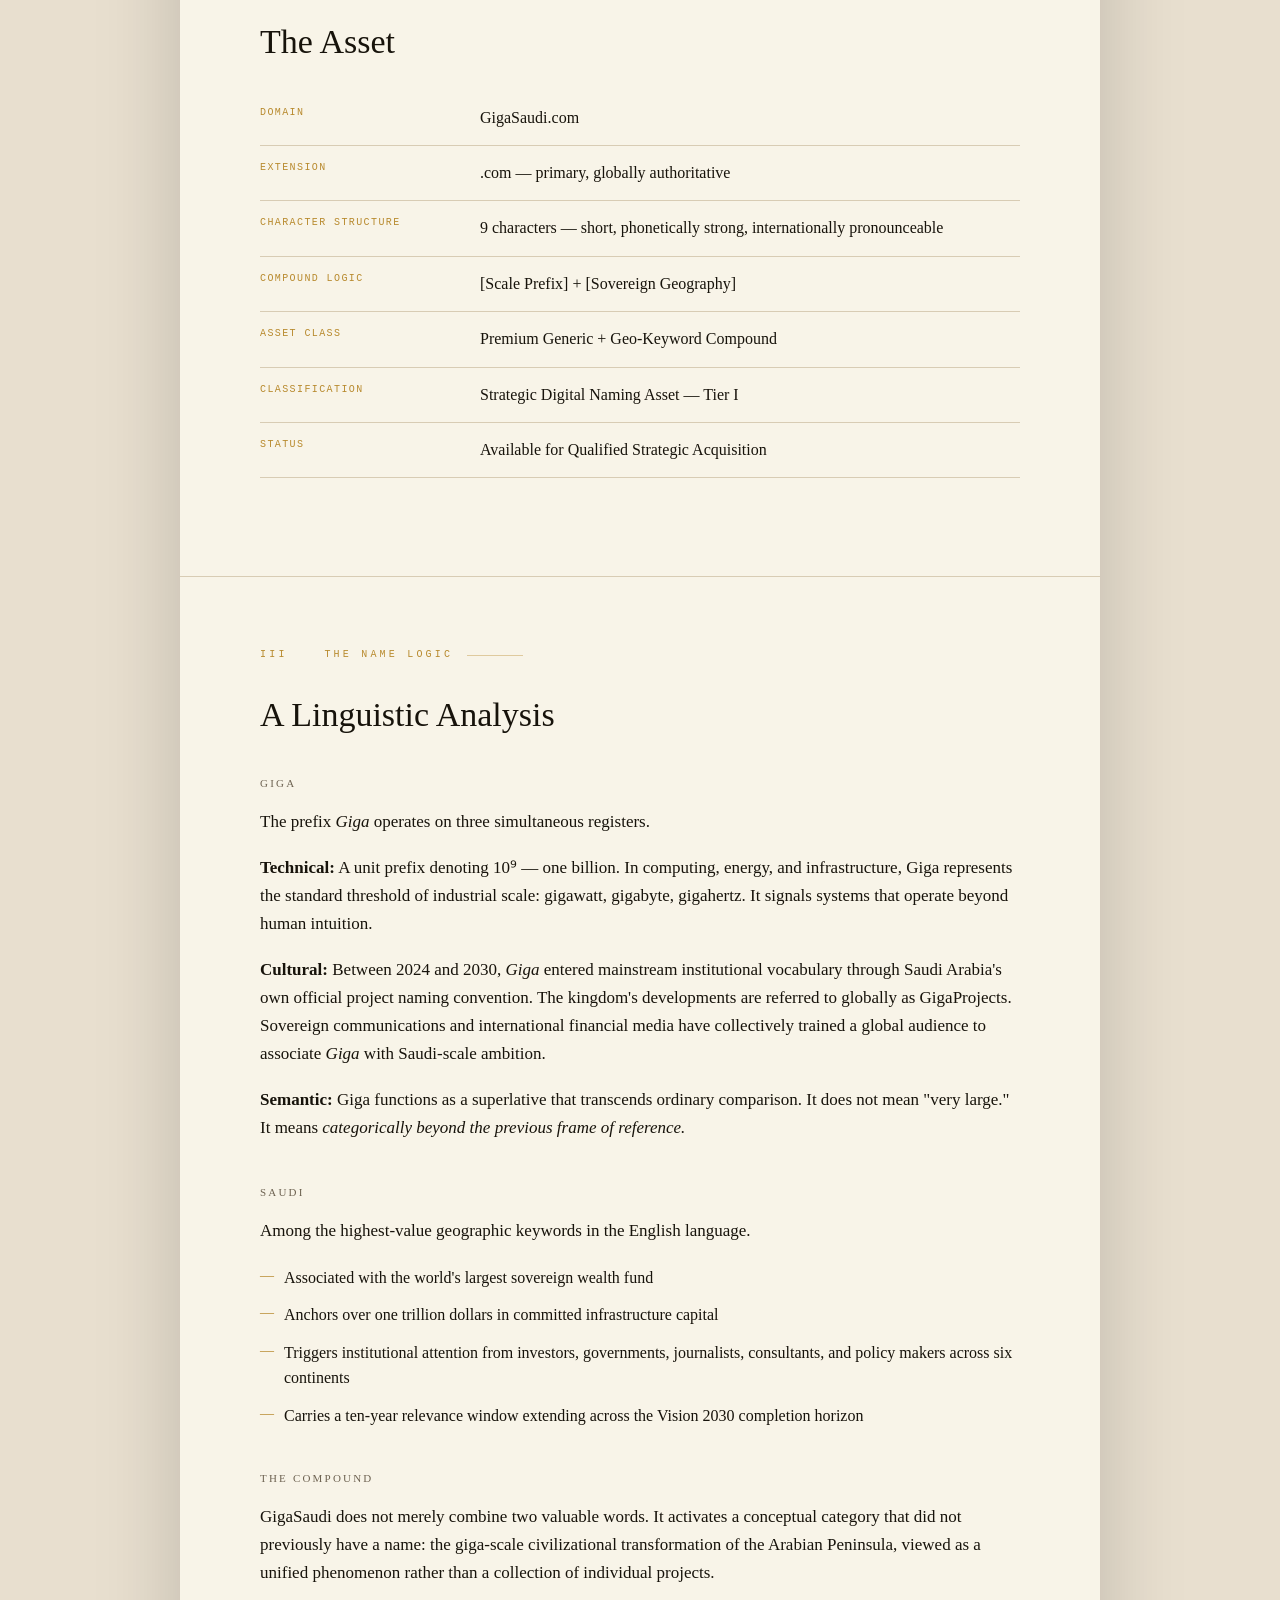
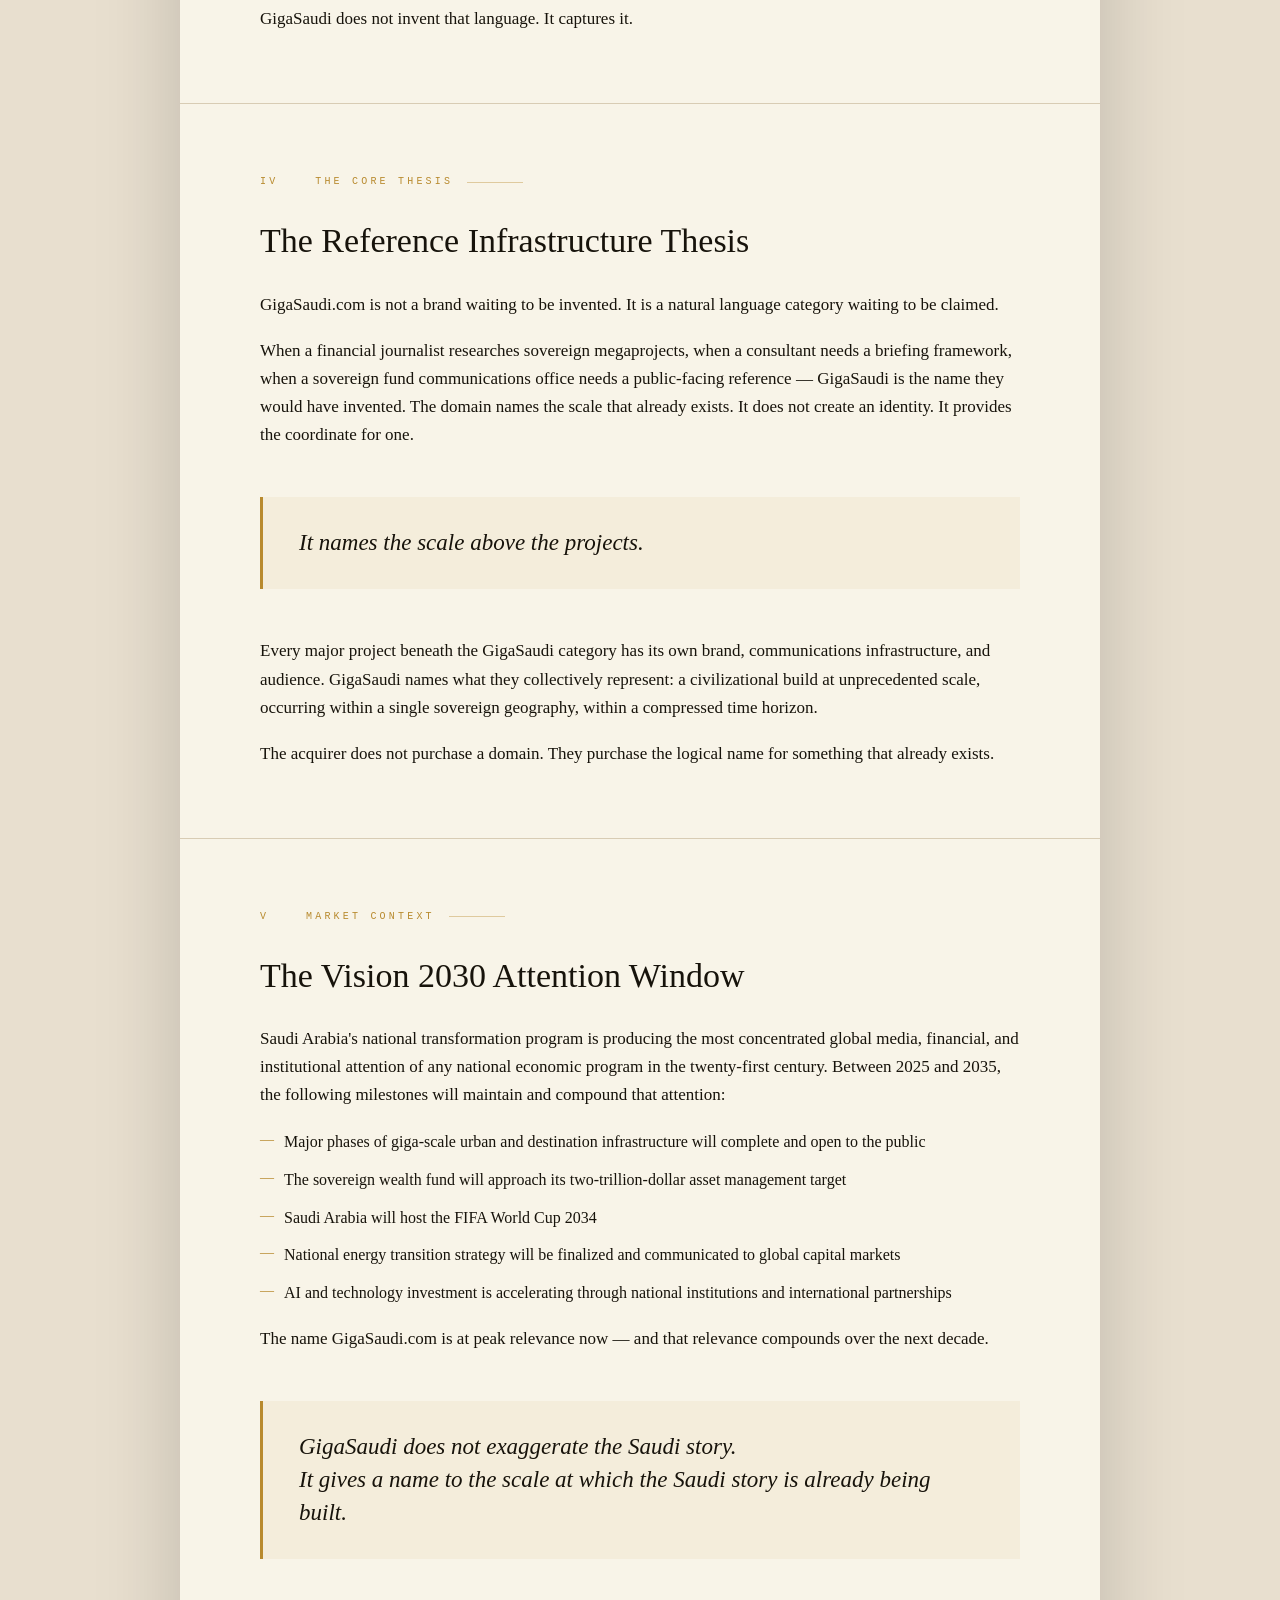
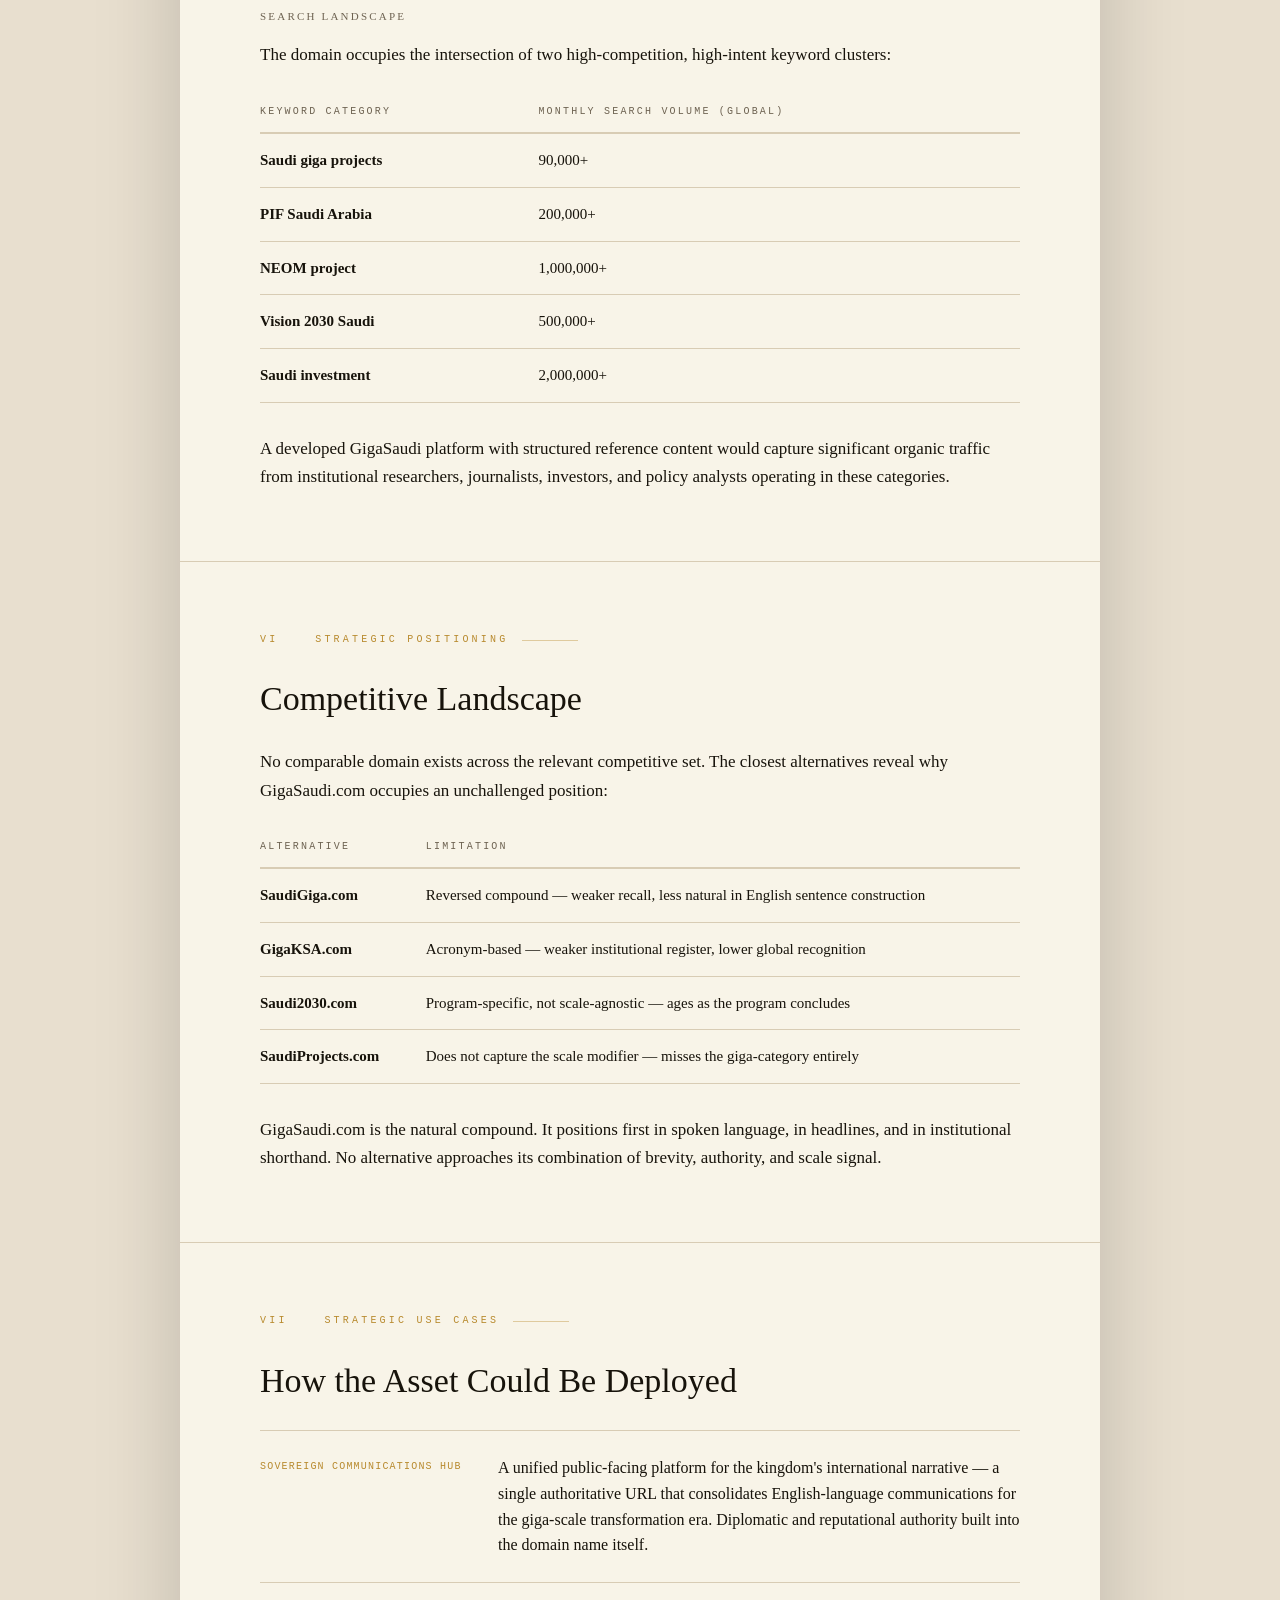
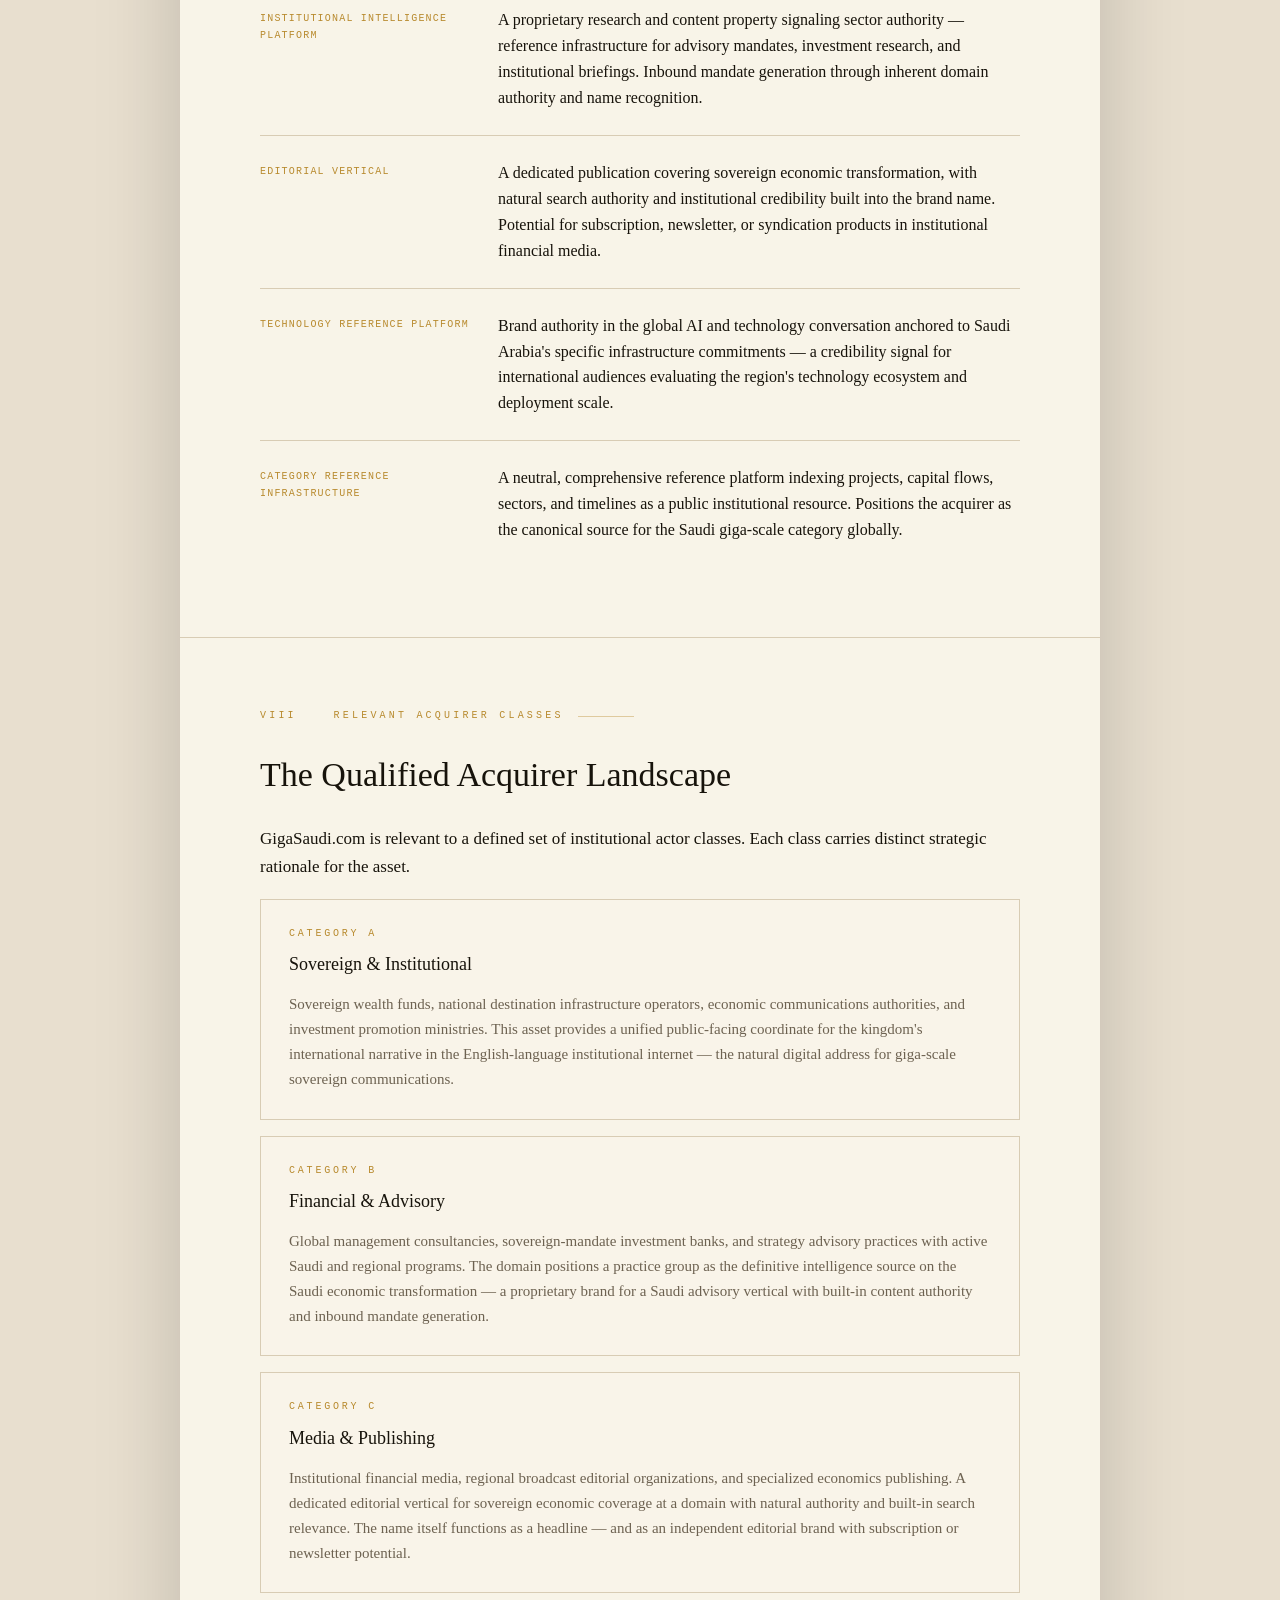
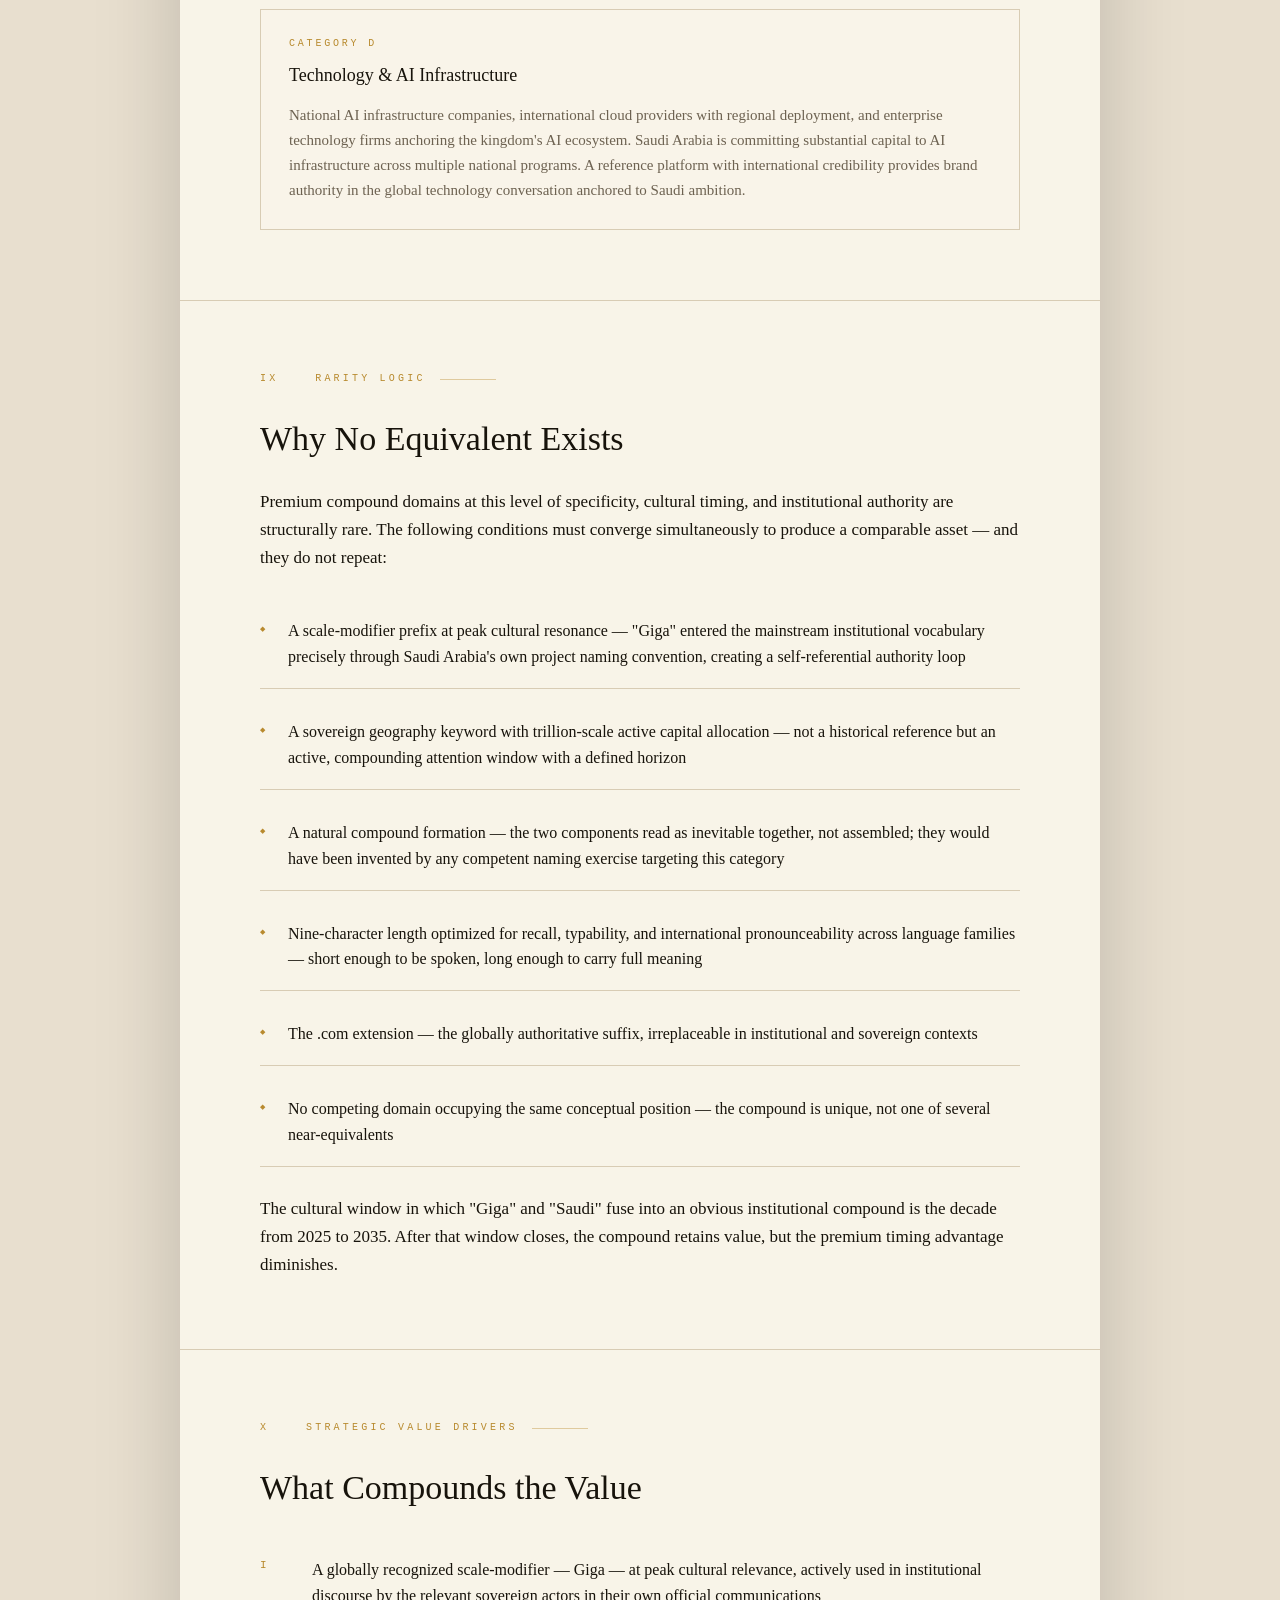
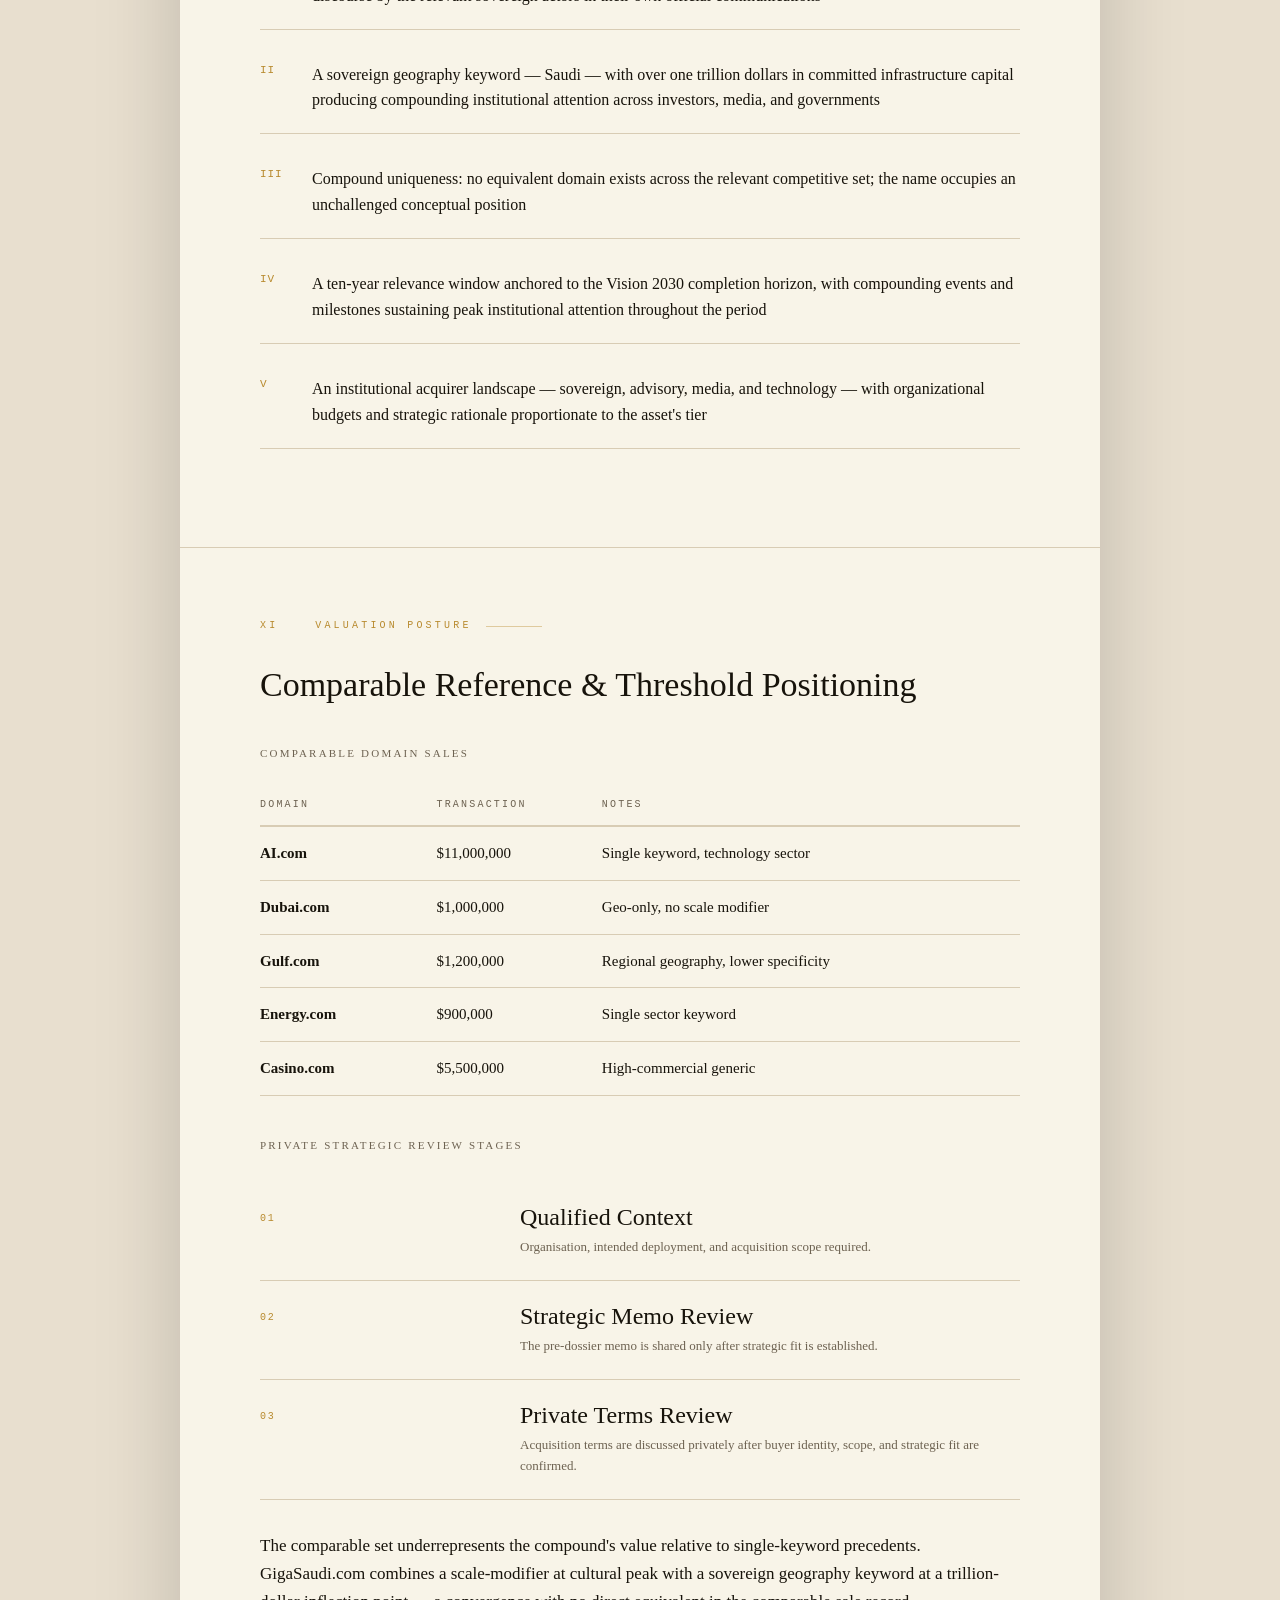
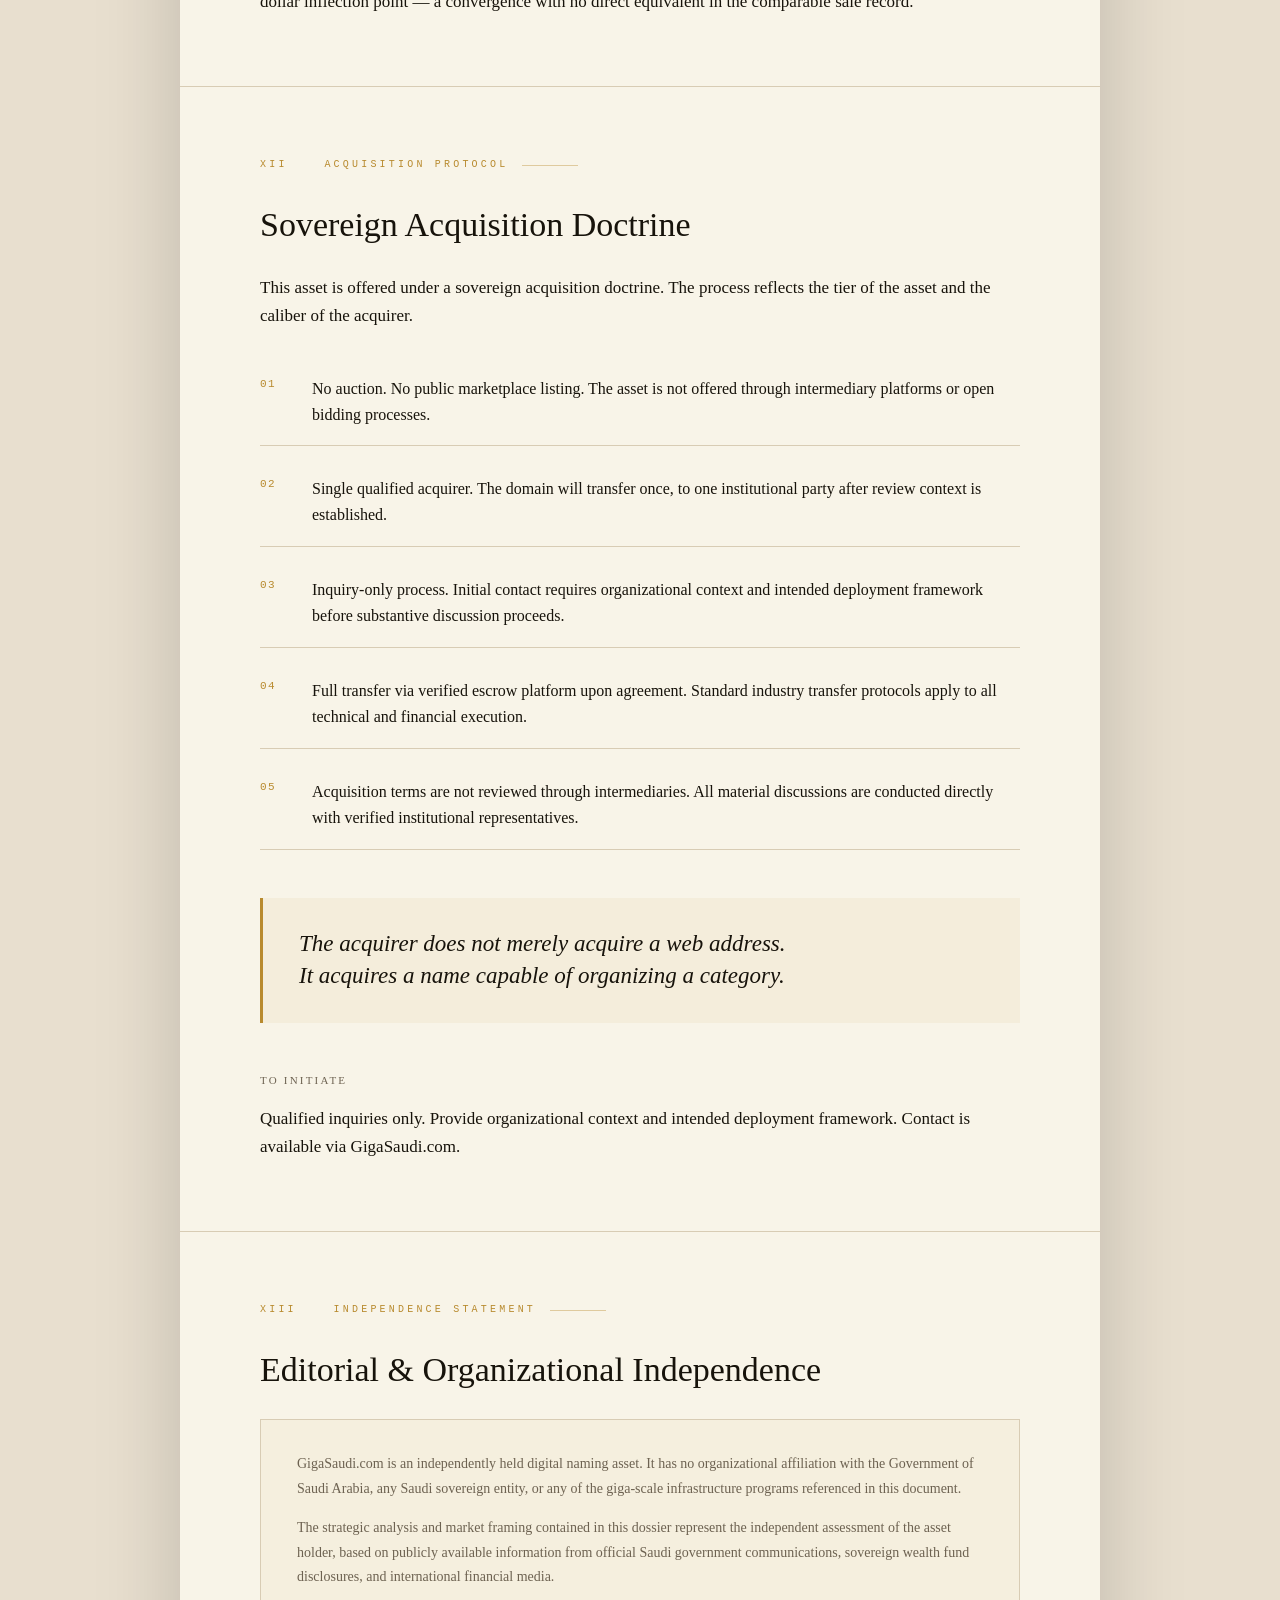
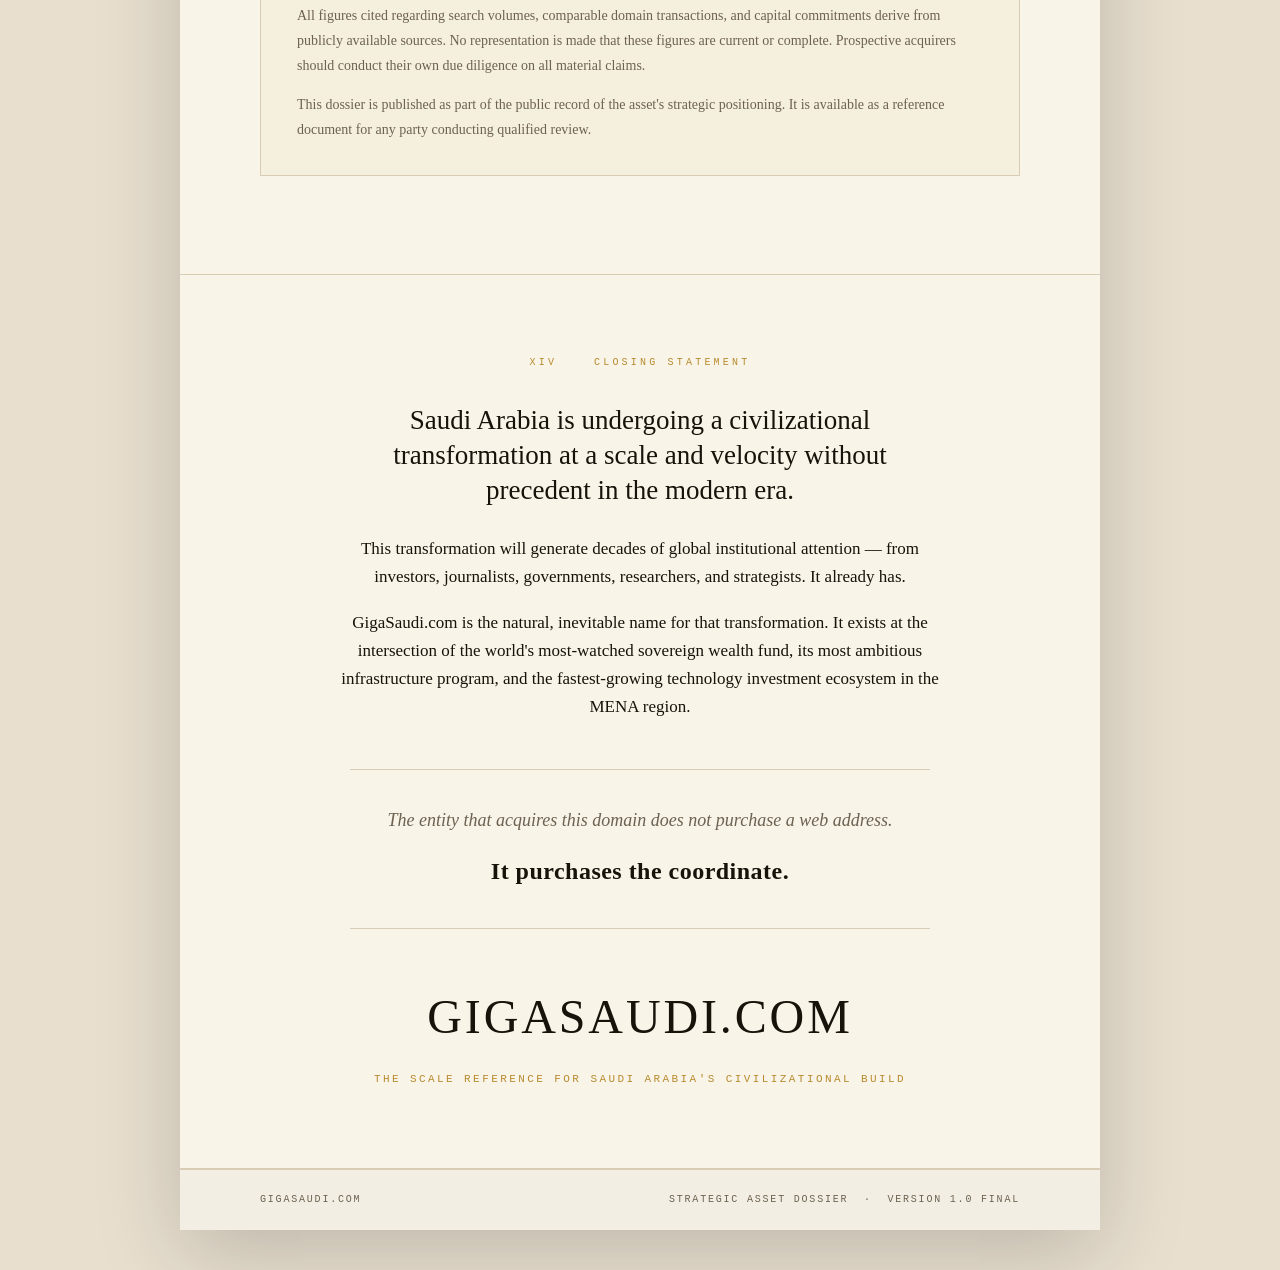
<file: dossier-print/index.html>
<!DOCTYPE html>
<html lang="en">
<head>
  <meta charset="UTF-8">
  <meta name="viewport" content="width=device-width, initial-scale=1.0">
  <meta name="robots" content="noindex, nofollow">
  <meta name="description" content="GigaSaudi.com — Strategic Asset Dossier. Public strategic positioning document for qualified acquisition review.">
  <title>GigaSaudi.com — Strategic Naming Asset Dossier</title>
  <link rel="stylesheet" href="dossier.css">
</head>
<body>

<div class="dossier">

  <!-- ══════════════════════════════════ COVER ══════════════════════════════════ -->
  <div class="cover">
    <div>
      <div class="cover-kicker">Independent &nbsp;·&nbsp; Strategic Digital Asset</div>
      <div class="cover-title">GIGASAUDI<span class="cover-tld">.COM</span></div>
      <div class="cover-subtitle">Strategic Naming Asset Dossier</div>
      <div class="cover-prepared">Strategic Asset Dossier for Qualified Review</div>
    </div>
    <div>
      <div class="cover-thesis">The Scale Reference for Saudi Arabia's Giga-Scale Era</div>
      <div class="cover-meta">
        <div><span>Classification</span>Strategic Digital Naming Asset — Tier I</div>
        <div><span>Version</span>1.0 Final</div>
        <div><span>Status</span>Available for Qualified Strategic Acquisition</div>
      </div>
    </div>
  </div>

  <!-- ══════════════════════════════ I. EXECUTIVE SUMMARY ══════════════════════════════ -->
  <div class="section">
    <div class="section-label">I &nbsp;&nbsp; Executive Summary</div>
    <h2>The Name Without a Steward</h2>
    <p>GigaSaudi.com is a nine-character, globally pronounceable compound domain that names a category currently without a canonical reference point in the English-language institutional internet: Saudi Arabia's giga-scale transformation era, viewed as a unified phenomenon.</p>
    <p>The domain sits at the intersection of two high-intent keyword clusters — giga-scale infrastructure and sovereign Saudi economic transformation — at the precise moment in history when both attract peak institutional attention from investors, governments, media, and strategic advisors worldwide.</p>
    <p>It is not a brand awaiting construction. It is a natural language category awaiting a steward.</p>
    <p>This dossier presents the naming logic, market context, competitive positioning, and acquisition parameters for qualified review.</p>
  </div>

  <!-- ══════════════════════════════ II. ASSET IDENTITY ══════════════════════════════ -->
  <div class="section">
    <div class="section-label">II &nbsp;&nbsp; Asset Identity</div>
    <h2>The Asset</h2>
    <table class="asset-table">
      <tr><td>Domain</td><td>GigaSaudi.com</td></tr>
      <tr><td>Extension</td><td>.com — primary, globally authoritative</td></tr>
      <tr><td>Character Structure</td><td>9 characters — short, phonetically strong, internationally pronounceable</td></tr>
      <tr><td>Compound Logic</td><td>[Scale Prefix] + [Sovereign Geography]</td></tr>
      <tr><td>Asset Class</td><td>Premium Generic + Geo-Keyword Compound</td></tr>
      <tr><td>Classification</td><td>Strategic Digital Naming Asset — Tier I</td></tr>
      <tr><td>Status</td><td>Available for Qualified Strategic Acquisition</td></tr>
    </table>
  </div>

  <!-- ══════════════════════════════ III. THE NAME LOGIC ══════════════════════════════ -->
  <div class="section">
    <div class="section-label">III &nbsp;&nbsp; The Name Logic</div>
    <h2>A Linguistic Analysis</h2>

    <h3>Giga</h3>
    <p>The prefix <em>Giga</em> operates on three simultaneous registers.</p>
    <p><strong>Technical:</strong> A unit prefix denoting 10⁹ — one billion. In computing, energy, and infrastructure, Giga represents the standard threshold of industrial scale: gigawatt, gigabyte, gigahertz. It signals systems that operate beyond human intuition.</p>
    <p><strong>Cultural:</strong> Between 2024 and 2030, <em>Giga</em> entered mainstream institutional vocabulary through Saudi Arabia's own official project naming convention. The kingdom's developments are referred to globally as GigaProjects. Sovereign communications and international financial media have collectively trained a global audience to associate <em>Giga</em> with Saudi-scale ambition.</p>
    <p><strong>Semantic:</strong> Giga functions as a superlative that transcends ordinary comparison. It does not mean "very large." It means <em>categorically beyond the previous frame of reference.</em></p>

    <h3>Saudi</h3>
    <p>Among the highest-value geographic keywords in the English language.</p>
    <ul>
      <li>Associated with the world's largest sovereign wealth fund</li>
      <li>Anchors over one trillion dollars in committed infrastructure capital</li>
      <li>Triggers institutional attention from investors, governments, journalists, consultants, and policy makers across six continents</li>
      <li>Carries a ten-year relevance window extending across the Vision 2030 completion horizon</li>
    </ul>

    <h3>The Compound</h3>
    <p>GigaSaudi does not merely combine two valuable words. It activates a conceptual category that did not previously have a name: the giga-scale civilizational transformation of the Arabian Peninsula, viewed as a unified phenomenon rather than a collection of individual projects.</p>
    <p>GigaSaudi does not invent that language. It captures it.</p>
  </div>

  <!-- ══════════════════════════════ IV. THE CORE THESIS ══════════════════════════════ -->
  <div class="section">
    <div class="section-label">IV &nbsp;&nbsp; The Core Thesis</div>
    <h2>The Reference Infrastructure Thesis</h2>
    <p>GigaSaudi.com is not a brand waiting to be invented. It is a natural language category waiting to be claimed.</p>
    <p>When a financial journalist researches sovereign megaprojects, when a consultant needs a briefing framework, when a sovereign fund communications office needs a public-facing reference — GigaSaudi is the name they would have invented. The domain names the scale that already exists. It does not create an identity. It provides the coordinate for one.</p>

    <div class="pullquote">
      <p>It names the scale above the projects.</p>
    </div>

    <p>Every major project beneath the GigaSaudi category has its own brand, communications infrastructure, and audience. GigaSaudi names what they collectively represent: a civilizational build at unprecedented scale, occurring within a single sovereign geography, within a compressed time horizon.</p>
    <p>The acquirer does not purchase a domain. They purchase the logical name for something that already exists.</p>
  </div>

  <!-- ══════════════════════════════ V. MARKET CONTEXT ══════════════════════════════ -->
  <div class="section">
    <div class="section-label">V &nbsp;&nbsp; Market Context</div>
    <h2>The Vision 2030 Attention Window</h2>
    <p>Saudi Arabia's national transformation program is producing the most concentrated global media, financial, and institutional attention of any national economic program in the twenty-first century. Between 2025 and 2035, the following milestones will maintain and compound that attention:</p>
    <ul>
      <li>Major phases of giga-scale urban and destination infrastructure will complete and open to the public</li>
      <li>The sovereign wealth fund will approach its two-trillion-dollar asset management target</li>
      <li>Saudi Arabia will host the FIFA World Cup 2034</li>
      <li>National energy transition strategy will be finalized and communicated to global capital markets</li>
      <li>AI and technology investment is accelerating through national institutions and international partnerships</li>
    </ul>
    <p>The name GigaSaudi.com is at peak relevance now — and that relevance compounds over the next decade.</p>

    <div class="pullquote">
      <p>GigaSaudi does not exaggerate the Saudi story.<br>It gives a name to the scale at which the Saudi story is already being built.</p>
    </div>

    <h3>Search Landscape</h3>
    <p>The domain occupies the intersection of two high-competition, high-intent keyword clusters:</p>
    <table class="comp-table">
      <thead>
        <tr>
          <td>Keyword Category</td>
          <td>Monthly Search Volume (Global)</td>
        </tr>
      </thead>
      <tbody>
        <tr><td>Saudi giga projects</td><td>90,000+</td></tr>
        <tr><td>PIF Saudi Arabia</td><td>200,000+</td></tr>
        <tr><td>NEOM project</td><td>1,000,000+</td></tr>
        <tr><td>Vision 2030 Saudi</td><td>500,000+</td></tr>
        <tr><td>Saudi investment</td><td>2,000,000+</td></tr>
      </tbody>
    </table>
    <p>A developed GigaSaudi platform with structured reference content would capture significant organic traffic from institutional researchers, journalists, investors, and policy analysts operating in these categories.</p>
  </div>

  <!-- ══════════════════════════════ VI. STRATEGIC POSITIONING ══════════════════════════════ -->
  <div class="section">
    <div class="section-label">VI &nbsp;&nbsp; Strategic Positioning</div>
    <h2>Competitive Landscape</h2>
    <p>No comparable domain exists across the relevant competitive set. The closest alternatives reveal why GigaSaudi.com occupies an unchallenged position:</p>
    <table class="comp-table">
      <thead>
        <tr>
          <td>Alternative</td>
          <td>Limitation</td>
        </tr>
      </thead>
      <tbody>
        <tr><td>SaudiGiga.com</td><td>Reversed compound — weaker recall, less natural in English sentence construction</td></tr>
        <tr><td>GigaKSA.com</td><td>Acronym-based — weaker institutional register, lower global recognition</td></tr>
        <tr><td>Saudi2030.com</td><td>Program-specific, not scale-agnostic — ages as the program concludes</td></tr>
        <tr><td>SaudiProjects.com</td><td>Does not capture the scale modifier — misses the giga-category entirely</td></tr>
      </tbody>
    </table>
    <p>GigaSaudi.com is the natural compound. It positions first in spoken language, in headlines, and in institutional shorthand. No alternative approaches its combination of brevity, authority, and scale signal.</p>
  </div>

  <!-- ══════════════════════════════ VII. STRATEGIC USE CASES ══════════════════════════════ -->
  <div class="section">
    <div class="section-label">VII &nbsp;&nbsp; Strategic Use Cases</div>
    <h2>How the Asset Could Be Deployed</h2>
    <div class="use-cases">
      <div class="use-case">
        <strong>Sovereign Communications Hub</strong>
        <p>A unified public-facing platform for the kingdom's international narrative — a single authoritative URL that consolidates English-language communications for the giga-scale transformation era. Diplomatic and reputational authority built into the domain name itself.</p>
      </div>
      <div class="use-case">
        <strong>Institutional Intelligence Platform</strong>
        <p>A proprietary research and content property signaling sector authority — reference infrastructure for advisory mandates, investment research, and institutional briefings. Inbound mandate generation through inherent domain authority and name recognition.</p>
      </div>
      <div class="use-case">
        <strong>Editorial Vertical</strong>
        <p>A dedicated publication covering sovereign economic transformation, with natural search authority and institutional credibility built into the brand name. Potential for subscription, newsletter, or syndication products in institutional financial media.</p>
      </div>
      <div class="use-case">
        <strong>Technology Reference Platform</strong>
        <p>Brand authority in the global AI and technology conversation anchored to Saudi Arabia's specific infrastructure commitments — a credibility signal for international audiences evaluating the region's technology ecosystem and deployment scale.</p>
      </div>
      <div class="use-case">
        <strong>Category Reference Infrastructure</strong>
        <p>A neutral, comprehensive reference platform indexing projects, capital flows, sectors, and timelines as a public institutional resource. Positions the acquirer as the canonical source for the Saudi giga-scale category globally.</p>
      </div>
    </div>
  </div>

  <!-- ══════════════════════════════ VIII. ACQUIRER CLASSES ══════════════════════════════ -->
  <div class="section">
    <div class="section-label">VIII &nbsp;&nbsp; Relevant Acquirer Classes</div>
    <h2>The Qualified Acquirer Landscape</h2>
    <p>GigaSaudi.com is relevant to a defined set of institutional actor classes. Each class carries distinct strategic rationale for the asset.</p>

    <div class="acquirer-category">
      <div class="acquirer-cat-label">Category A</div>
      <div class="acquirer-cat-title">Sovereign &amp; Institutional</div>
      <div class="acquirer-cat-body">Sovereign wealth funds, national destination infrastructure operators, economic communications authorities, and investment promotion ministries. This asset provides a unified public-facing coordinate for the kingdom's international narrative in the English-language institutional internet — the natural digital address for giga-scale sovereign communications.</div>
    </div>

    <div class="acquirer-category">
      <div class="acquirer-cat-label">Category B</div>
      <div class="acquirer-cat-title">Financial &amp; Advisory</div>
      <div class="acquirer-cat-body">Global management consultancies, sovereign-mandate investment banks, and strategy advisory practices with active Saudi and regional programs. The domain positions a practice group as the definitive intelligence source on the Saudi economic transformation — a proprietary brand for a Saudi advisory vertical with built-in content authority and inbound mandate generation.</div>
    </div>

    <div class="acquirer-category">
      <div class="acquirer-cat-label">Category C</div>
      <div class="acquirer-cat-title">Media &amp; Publishing</div>
      <div class="acquirer-cat-body">Institutional financial media, regional broadcast editorial organizations, and specialized economics publishing. A dedicated editorial vertical for sovereign economic coverage at a domain with natural authority and built-in search relevance. The name itself functions as a headline — and as an independent editorial brand with subscription or newsletter potential.</div>
    </div>

    <div class="acquirer-category">
      <div class="acquirer-cat-label">Category D</div>
      <div class="acquirer-cat-title">Technology &amp; AI Infrastructure</div>
      <div class="acquirer-cat-body">National AI infrastructure companies, international cloud providers with regional deployment, and enterprise technology firms anchoring the kingdom's AI ecosystem. Saudi Arabia is committing substantial capital to AI infrastructure across multiple national programs. A reference platform with international credibility provides brand authority in the global technology conversation anchored to Saudi ambition.</div>
    </div>
  </div>

  <!-- ══════════════════════════════ IX. RARITY LOGIC ══════════════════════════════ -->
  <div class="section">
    <div class="section-label">IX &nbsp;&nbsp; Rarity Logic</div>
    <h2>Why No Equivalent Exists</h2>
    <p>Premium compound domains at this level of specificity, cultural timing, and institutional authority are structurally rare. The following conditions must converge simultaneously to produce a comparable asset — and they do not repeat:</p>
    <ul class="rarity-list">
      <li>A scale-modifier prefix at peak cultural resonance — "Giga" entered the mainstream institutional vocabulary precisely through Saudi Arabia's own project naming convention, creating a self-referential authority loop</li>
      <li>A sovereign geography keyword with trillion-scale active capital allocation — not a historical reference but an active, compounding attention window with a defined horizon</li>
      <li>A natural compound formation — the two components read as inevitable together, not assembled; they would have been invented by any competent naming exercise targeting this category</li>
      <li>Nine-character length optimized for recall, typability, and international pronounceability across language families — short enough to be spoken, long enough to carry full meaning</li>
      <li>The .com extension — the globally authoritative suffix, irreplaceable in institutional and sovereign contexts</li>
      <li>No competing domain occupying the same conceptual position — the compound is unique, not one of several near-equivalents</li>
    </ul>
    <p>The cultural window in which "Giga" and "Saudi" fuse into an obvious institutional compound is the decade from 2025 to 2035. After that window closes, the compound retains value, but the premium timing advantage diminishes.</p>
  </div>

  <!-- ══════════════════════════════ X. STRATEGIC VALUE DRIVERS ══════════════════════════════ -->
  <div class="section">
    <div class="section-label">X &nbsp;&nbsp; Strategic Value Drivers</div>
    <h2>What Compounds the Value</h2>
    <ol class="driver-list">
      <li>A globally recognized scale-modifier — Giga — at peak cultural relevance, actively used in institutional discourse by the relevant sovereign actors in their own official communications</li>
      <li>A sovereign geography keyword — Saudi — with over one trillion dollars in committed infrastructure capital producing compounding institutional attention across investors, media, and governments</li>
      <li>Compound uniqueness: no equivalent domain exists across the relevant competitive set; the name occupies an unchallenged conceptual position</li>
      <li>A ten-year relevance window anchored to the Vision 2030 completion horizon, with compounding events and milestones sustaining peak institutional attention throughout the period</li>
      <li>An institutional acquirer landscape — sovereign, advisory, media, and technology — with organizational budgets and strategic rationale proportionate to the asset's tier</li>
    </ol>
  </div>

  <!-- ══════════════════════════════ XI. VALUATION POSTURE ══════════════════════════════ -->
  <div class="section">
    <div class="section-label">XI &nbsp;&nbsp; Valuation Posture</div>
    <h2>Comparable Reference &amp; Threshold Positioning</h2>

    <h3>Comparable Domain Sales</h3>
    <table class="comp-table">
      <thead>
        <tr>
          <td>Domain</td>
          <td>Transaction</td>
          <td>Notes</td>
        </tr>
      </thead>
      <tbody>
        <tr><td>AI.com</td><td>$11,000,000</td><td>Single keyword, technology sector</td></tr>
        <tr><td>Dubai.com</td><td>$1,000,000</td><td>Geo-only, no scale modifier</td></tr>
        <tr><td>Gulf.com</td><td>$1,200,000</td><td>Regional geography, lower specificity</td></tr>
        <tr><td>Energy.com</td><td>$900,000</td><td>Single sector keyword</td></tr>
        <tr><td>Casino.com</td><td>$5,500,000</td><td>High-commercial generic</td></tr>
      </tbody>
    </table>

    <h3>Private Strategic Review Stages</h3>
    <div class="review-stages">
      <div class="review-stage">
        <div class="stage-label">01</div>
        <div>
          <div class="stage-title">Qualified Context</div>
          <div class="stage-note">Organisation, intended deployment, and acquisition scope required.</div>
        </div>
      </div>
      <div class="review-stage">
        <div class="stage-label">02</div>
        <div>
          <div class="stage-title">Strategic Memo Review</div>
          <div class="stage-note">The pre-dossier memo is shared only after strategic fit is established.</div>
        </div>
      </div>
      <div class="review-stage">
        <div class="stage-label">03</div>
        <div>
          <div class="stage-title">Private Terms Review</div>
          <div class="stage-note">Acquisition terms are discussed privately after buyer identity, scope, and strategic fit are confirmed.</div>
        </div>
      </div>
    </div>

    <p>The comparable set underrepresents the compound's value relative to single-keyword precedents. GigaSaudi.com combines a scale-modifier at cultural peak with a sovereign geography keyword at a trillion-dollar inflection point — a convergence with no direct equivalent in the comparable sale record.</p>
  </div>

  <!-- ══════════════════════════════ XII. ACQUISITION PROTOCOL ══════════════════════════════ -->
  <div class="section">
    <div class="section-label">XII &nbsp;&nbsp; Acquisition Protocol</div>
    <h2>Sovereign Acquisition Doctrine</h2>
    <p>This asset is offered under a sovereign acquisition doctrine. The process reflects the tier of the asset and the caliber of the acquirer.</p>
    <ol class="protocol-list">
      <li>No auction. No public marketplace listing. The asset is not offered through intermediary platforms or open bidding processes.</li>
      <li>Single qualified acquirer. The domain will transfer once, to one institutional party after review context is established.</li>
      <li>Inquiry-only process. Initial contact requires organizational context and intended deployment framework before substantive discussion proceeds.</li>
      <li>Full transfer via verified escrow platform upon agreement. Standard industry transfer protocols apply to all technical and financial execution.</li>
      <li>Acquisition terms are not reviewed through intermediaries. All material discussions are conducted directly with verified institutional representatives.</li>
    </ol>

    <div class="pullquote">
      <p>The acquirer does not merely acquire a web address.<br>It acquires a name capable of organizing a category.</p>
    </div>

    <h3>To Initiate</h3>
    <p>Qualified inquiries only. Provide organizational context and intended deployment framework. Contact is available via GigaSaudi.com.</p>
  </div>

  <!-- ══════════════════════════════ XIII. INDEPENDENCE STATEMENT ══════════════════════════════ -->
  <div class="section">
    <div class="section-label">XIII &nbsp;&nbsp; Independence Statement</div>
    <h2>Editorial &amp; Organizational Independence</h2>
    <div class="independence-block">
      <p>GigaSaudi.com is an independently held digital naming asset. It has no organizational affiliation with the Government of Saudi Arabia, any Saudi sovereign entity, or any of the giga-scale infrastructure programs referenced in this document.</p>
      <p>The strategic analysis and market framing contained in this dossier represent the independent assessment of the asset holder, based on publicly available information from official Saudi government communications, sovereign wealth fund disclosures, and international financial media.</p>
      <p>All figures cited regarding search volumes, comparable domain transactions, and capital commitments derive from publicly available sources. No representation is made that these figures are current or complete. Prospective acquirers should conduct their own due diligence on all material claims.</p>
      <p>This dossier is published as part of the public record of the asset's strategic positioning. It is available as a reference document for any party conducting qualified review.</p>
    </div>
  </div>

  <!-- ══════════════════════════════ XIV. CLOSING STATEMENT ══════════════════════════════ -->
  <div class="section closing-section">
    <div class="section-label">XIV &nbsp;&nbsp; Closing Statement</div>
    <h2 class="closing-lead">Saudi Arabia is undergoing a civilizational transformation at a scale and velocity without precedent in the modern era.</h2>
    <p class="closing-body">This transformation will generate decades of global institutional attention — from investors, journalists, governments, researchers, and strategists. It already has.</p>
    <p class="closing-body">GigaSaudi.com is the natural, inevitable name for that transformation. It exists at the intersection of the world's most-watched sovereign wealth fund, its most ambitious infrastructure program, and the fastest-growing technology investment ecosystem in the MENA region.</p>

    <div class="closing-axiom">
      <div class="closing-axiom-body">The entity that acquires this domain does not purchase a web address.</div>
      <div class="closing-axiom-statement">It purchases the coordinate.</div>
    </div>

    <div class="closing-brand">GigaSaudi.com</div>
    <div class="closing-tagline">The Scale Reference for Saudi Arabia's Civilizational Build</div>
  </div>

  <!-- Document Footer -->
  <div class="doc-footer">
    <span>GigaSaudi.com</span>
    <span>Strategic Asset Dossier &nbsp;·&nbsp; Version 1.0 Final</span>
  </div>

</div>

</body>
</html>
</file>
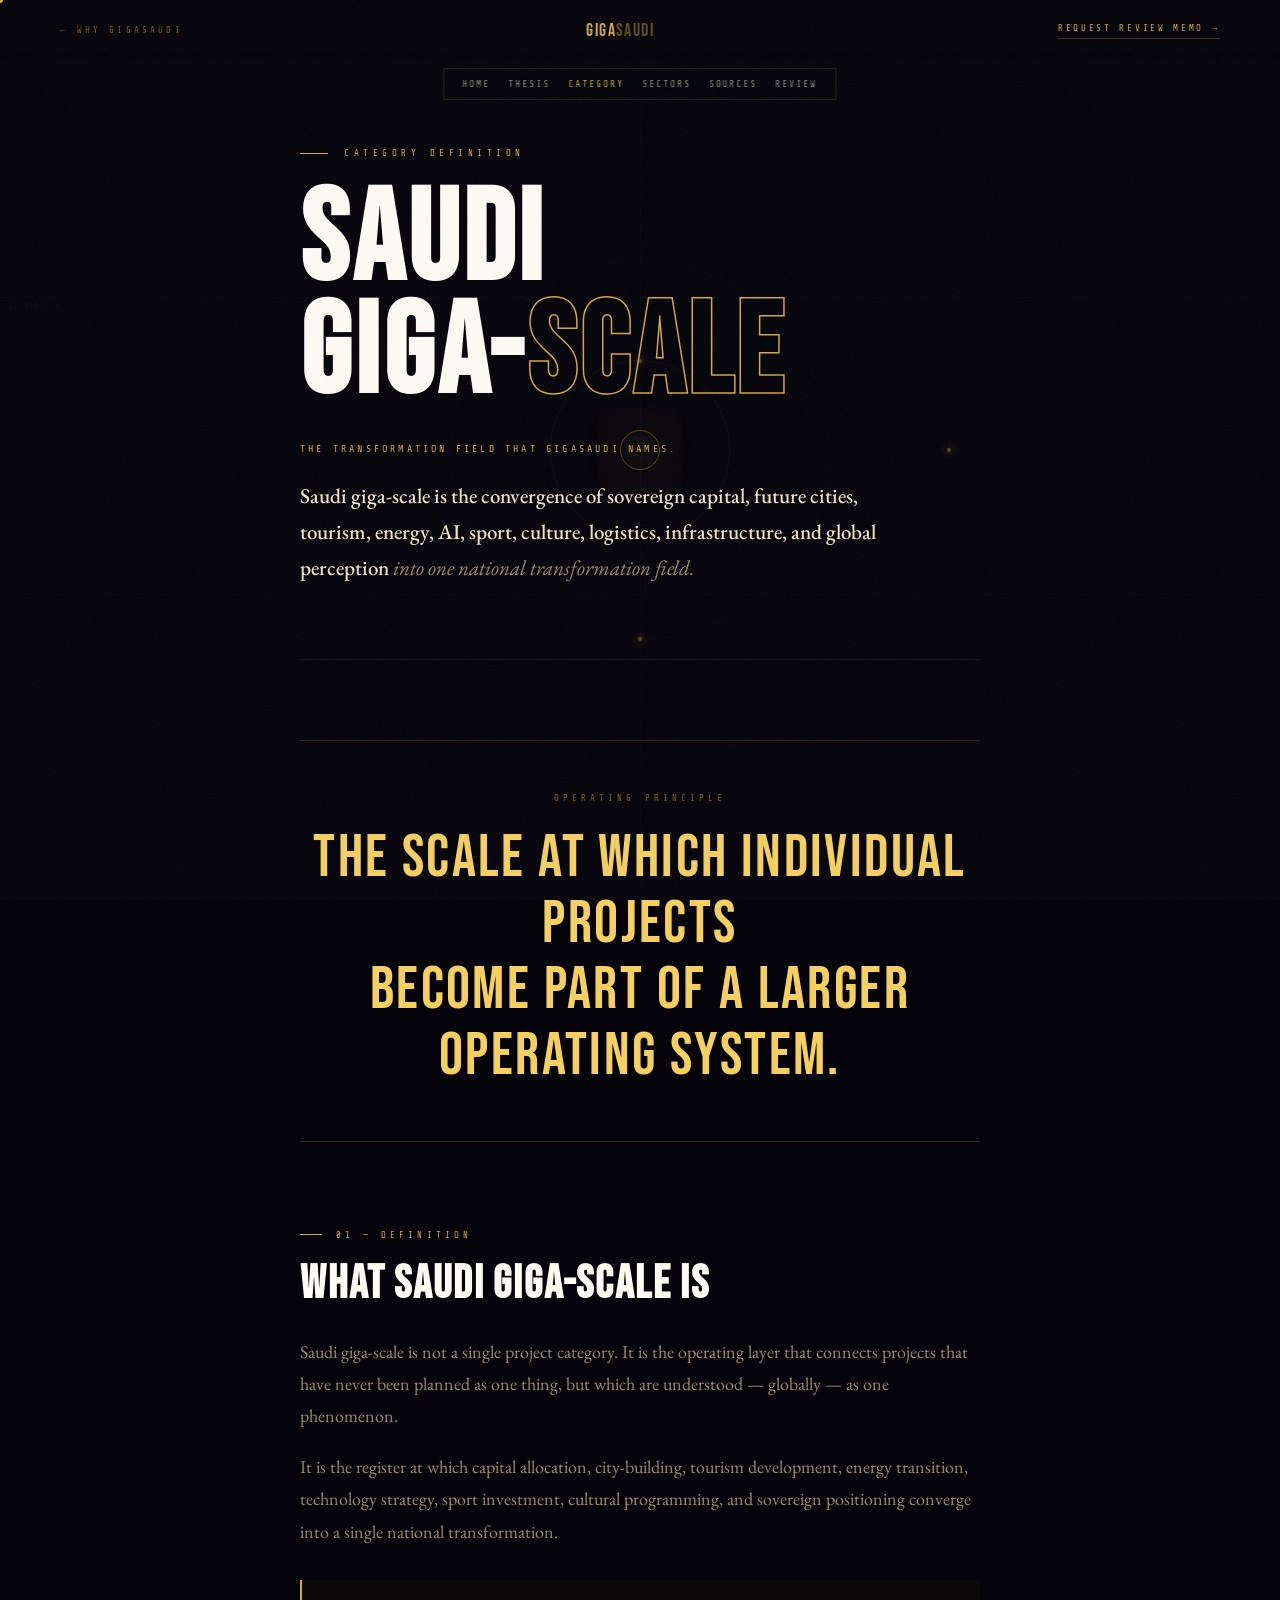
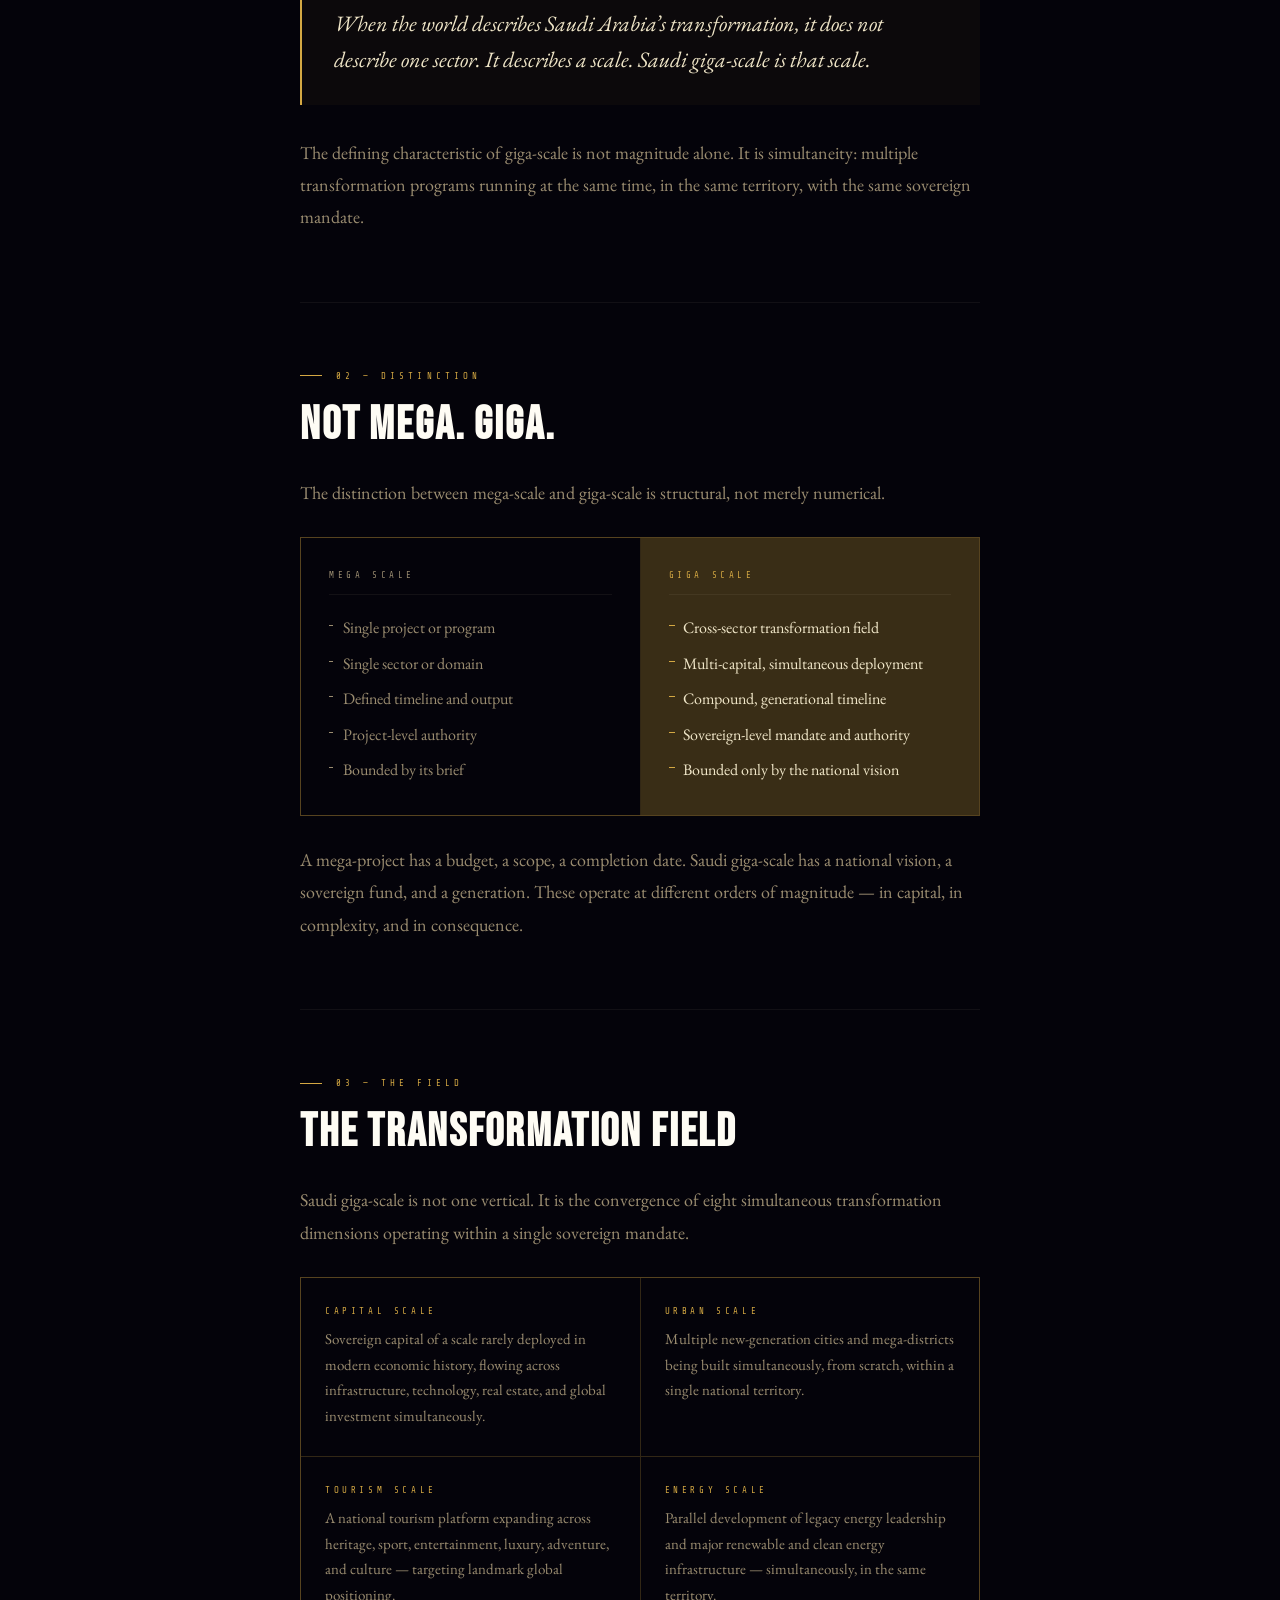
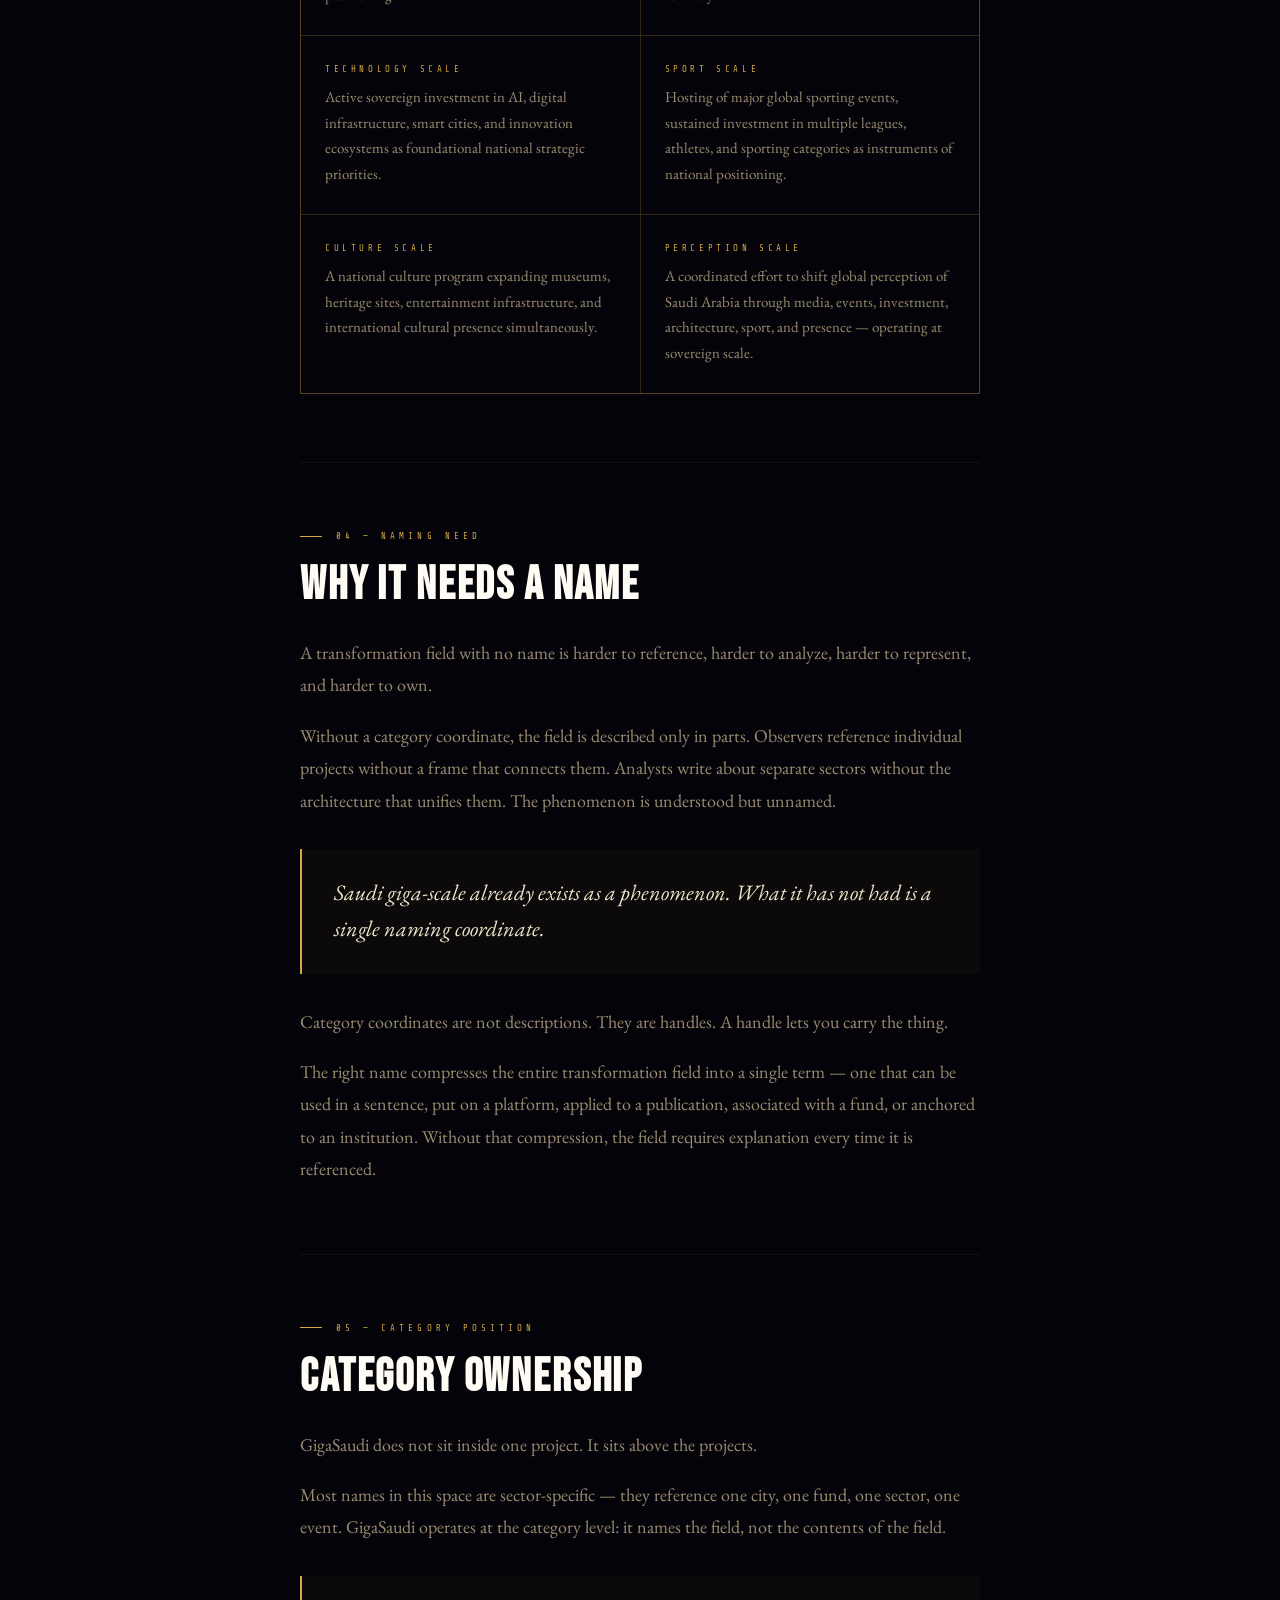
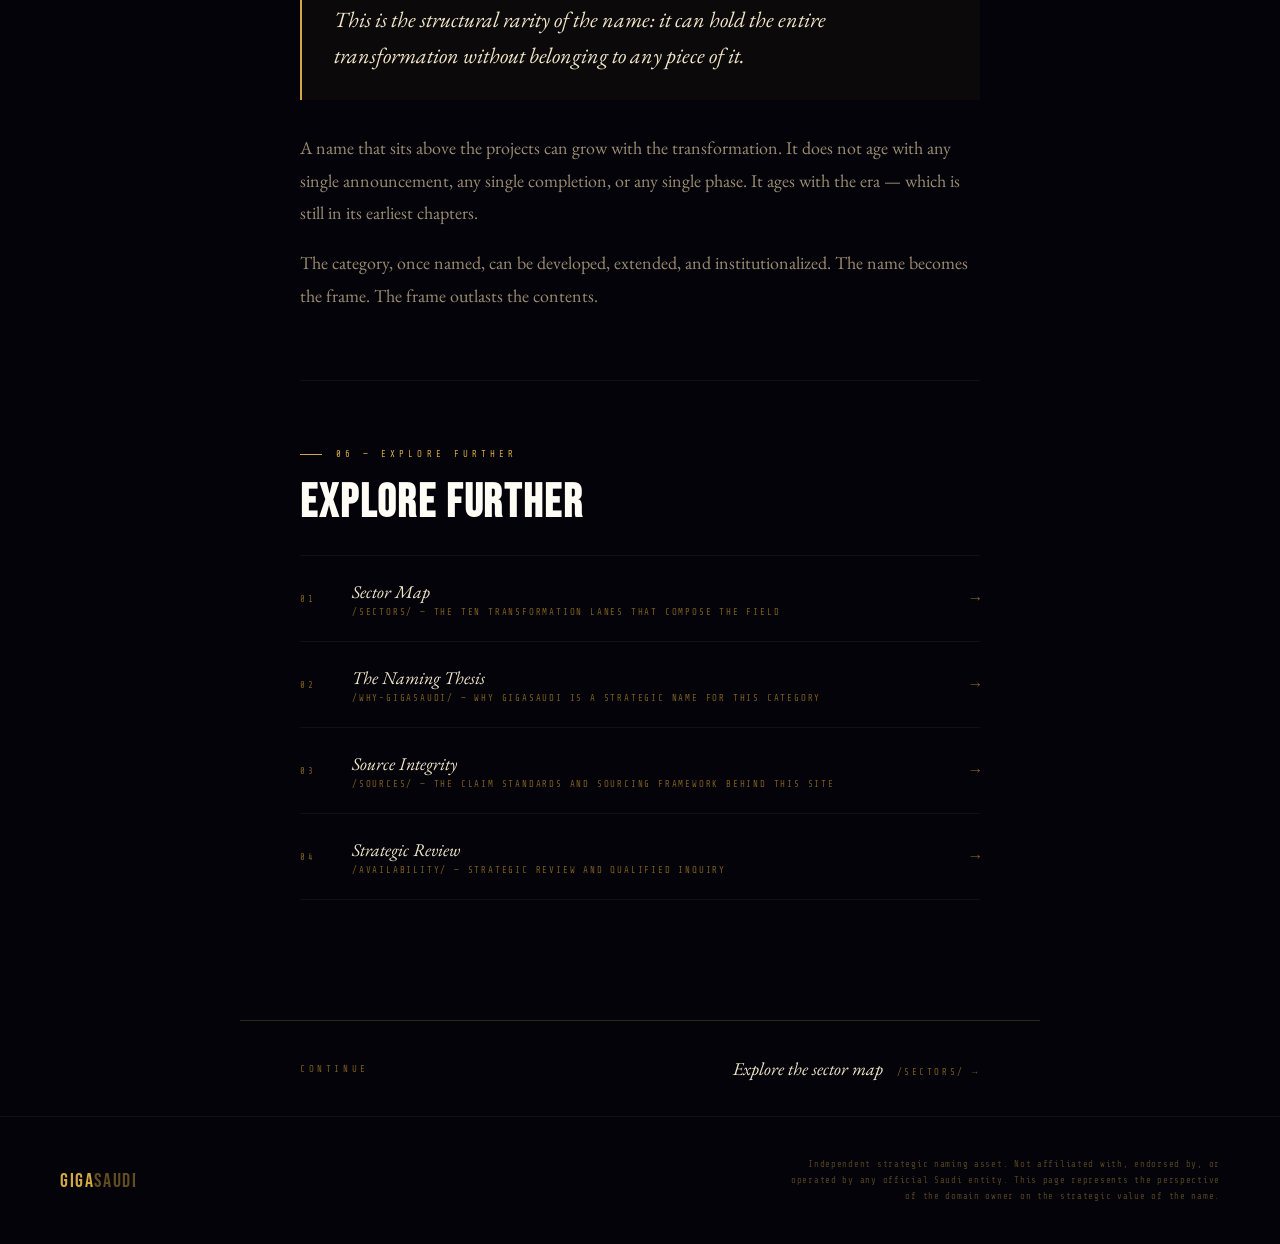
<file: saudi-giga-scale/index.html>
<!DOCTYPE html>
<html lang="en">
<head>
<meta charset="UTF-8">
<meta name="viewport" content="width=device-width, initial-scale=1.0">
<title>Saudi Giga-Scale — The Transformation Field | GigaSaudi</title>
<meta name="description" content="Saudi giga-scale is the convergence of sovereign capital, future cities, tourism, energy, AI, sport, culture, logistics, infrastructure, and global perception into one national transformation field.">
<link rel="preconnect" href="https://fonts.googleapis.com">
<link href="https://fonts.googleapis.com/css2?family=Bebas+Neue&family=EB+Garamond:ital,wght@0,400;0,500;1,400;1,500&family=Share+Tech+Mono&display=swap" rel="stylesheet">
<style>
:root {
  --void: #04030a;
  --gold: #d4a843;
  --gold-hi: #f5d060;
  --gold-lo: #7a5c1e;
  --gold-trace: rgba(212,168,67,0.12);
  --sand: #f0e6c8;
  --sand-lo: #9a8c70;
  --white: #fefcf4;
  --line-gold: rgba(212,168,67,0.22);
  --line-dim: rgba(240,230,200,0.06);
}

*, *::before, *::after { box-sizing: border-box; margin: 0; padding: 0; }
html { scroll-behavior: smooth; }
body {
  background: var(--void);
  color: var(--sand);
  font-family: 'Share Tech Mono', monospace;
  overflow-x: hidden;
  cursor: none;
}

body::before {
  content: '';
  position: fixed; inset: 0;
  opacity: 0.06;
  background-image: url("data:image/svg+xml,%3Csvg xmlns='http://www.w3.org/2000/svg'%3E%3Cfilter id='n'%3E%3CfeTurbulence type='fractalNoise' baseFrequency='0.75' numOctaves='4'/%3E%3C/filter%3E%3Crect width='100%25' height='100%25' filter='url(%23n)'/%3E%3C/svg%3E");
  pointer-events: none; z-index: 9900;
}

#cur { position:fixed; width:6px; height:6px; border-radius:50%; background:var(--gold); pointer-events:none; z-index:9999; transform:translate(-50%,-50%); transition:width .2s,height .2s; mix-blend-mode:screen; }
#cur-ring { position:fixed; width:40px; height:40px; border:1px solid rgba(212,168,67,0.4); border-radius:50%; pointer-events:none; z-index:9998; transform:translate(-50%,-50%); transition:width .4s,height .4s,border-color .3s; }
body:has(a:hover) #cur { width:12px; height:12px; }
body:has(a:hover) #cur-ring { width:60px; height:60px; border-color:rgba(212,168,67,0.8); }

#orbital-canvas {
  position: fixed; inset: 0; z-index: 0;
  overflow: hidden; opacity: 0.42;
}
.gravity-core {
  position: absolute; top:50%; left:50%;
  transform: translate(-50%,-50%);
  width:3px; height:3px;
  background:var(--gold); border-radius:50%;
  box-shadow: 0 0 0 12px rgba(212,168,67,0.05), 0 0 0 40px rgba(212,168,67,0.03), 0 0 60px 15px rgba(212,168,67,0.28);
}
.orbit {
  position:absolute; top:50%; left:50%;
  border:1px solid; border-radius:50%;
  transform-origin:center center;
}
.orbit-1 { width:180px; height:180px; margin:-90px 0 0 -90px; border-color:rgba(212,168,67,0.14); animation:spin 40s linear infinite; }
.orbit-2 { width:380px; height:380px; margin:-190px 0 0 -190px; border-color:rgba(212,168,67,0.08); animation:spin 70s linear infinite reverse; }
.orbit-3 { width:620px; height:620px; margin:-310px 0 0 -310px; border-color:rgba(212,168,67,0.05); animation:spin 110s linear infinite; }
.orbit-4 { width:900px; height:900px; margin:-450px 0 0 -450px; border-color:rgba(212,168,67,0.025); animation:spin 160s linear infinite reverse; }
.node { position:absolute; width:4px; height:4px; background:var(--gold); border-radius:50%; box-shadow:0 0 8px 2px rgba(212,168,67,0.5); }
.grid-h,.grid-v { position:absolute; background:rgba(240,230,200,0.04); }
.grid-h { left:0; right:0; height:1px; }
.grid-v { top:0; bottom:0; width:1px; }
.coord-label { position:absolute; font-family:'Share Tech Mono',monospace; font-size:8px; color:rgba(212,168,67,0.13); letter-spacing:0.15em; pointer-events:none; }
@keyframes spin { to { transform:rotate(360deg); } }
@keyframes pulse-core {
  0%,100% { box-shadow:0 0 0 12px rgba(212,168,67,0.05), 0 0 60px 15px rgba(212,168,67,0.28); }
  50% { box-shadow:0 0 0 20px rgba(212,168,67,0.07), 0 0 80px 20px rgba(212,168,67,0.38); }
}

#content { position:relative; z-index:10; }

/* ── NAV ── */
.doc-nav {
  position:fixed; top:0; left:0; right:0; z-index:100;
  padding:20px 60px;
  display:flex; align-items:center; justify-content:space-between;
  background:linear-gradient(to bottom, rgba(4,3,10,0.94) 0%, transparent 100%);
  backdrop-filter:blur(10px); -webkit-backdrop-filter:blur(10px);
}
.return-link {
  font-size:9px; letter-spacing:.35em; color:var(--gold-lo);
  text-decoration:none; text-transform:uppercase;
  display:flex; align-items:center; gap:10px;
  transition:color .3s;
}
.return-link:hover { color:var(--gold); }
.nav-brand {
  font-family:'Bebas Neue',sans-serif; font-size:18px;
  color:var(--gold); letter-spacing:.08em; text-decoration:none;
}
.nav-brand span { color:rgba(212,168,67,0.45); }
.nav-cta {
  font-size:9px; letter-spacing:.3em; color:var(--gold);
  text-decoration:none; text-transform:uppercase;
  border-bottom:1px solid rgba(212,168,67,.3); padding-bottom:4px;
  transition:border-color .3s;
}
.nav-cta:hover { border-color:var(--gold); }

/* ── DOCUMENT LAYOUT ── */
.doc-wrap { max-width:800px; margin:0 auto; padding:148px 60px 120px; }

/* ── HERO ── */
.doc-hero { margin-bottom:80px; padding-bottom:72px; border-bottom:1px solid var(--line-dim); }
.doc-eyebrow {
  font-size:9px; letter-spacing:.5em; color:var(--gold);
  text-transform:uppercase; margin-bottom:28px;
  display:flex; align-items:center; gap:16px;
  opacity:0; animation:fadeSlide .8s ease .2s forwards;
}
.doc-eyebrow::before { content:''; width:28px; height:1px; background:var(--gold); flex-shrink:0; }
.doc-headline {
  font-family:'Bebas Neue',sans-serif;
  font-size:clamp(60px,11vw,128px);
  line-height:.88; letter-spacing:.03em;
  color:var(--white); margin-bottom:32px;
  opacity:0; animation:fadeSlide .9s ease .35s forwards;
}
.doc-headline em { color:transparent; -webkit-text-stroke:1.5px var(--gold); font-style:normal; }
.doc-subhead {
  font-family:'Share Tech Mono',monospace;
  font-size:10px; letter-spacing:.32em;
  text-transform:uppercase; color:var(--gold);
  margin-bottom:24px;
  opacity:0; animation:fadeSlide .8s ease .52s forwards;
}
.doc-opening {
  font-family:'EB Garamond',serif;
  font-size:clamp(17px,2.2vw,21px);
  font-style:italic; line-height:1.72;
  color:var(--sand-lo); max-width:620px;
  opacity:0; animation:fadeSlide .9s ease .68s forwards;
}
.doc-opening strong { color:var(--sand); font-style:normal; font-weight:500; }

/* ── AXIOM ── */
.doc-axiom {
  margin-bottom:88px; padding:52px 0;
  border-top:1px solid var(--line-gold);
  border-bottom:1px solid var(--line-gold);
  text-align:center;
}
.axiom-label { font-size:9px; letter-spacing:.45em; color:var(--gold-lo); text-transform:uppercase; margin-bottom:22px; }
.axiom-text {
  font-family:'Bebas Neue',sans-serif;
  font-size:clamp(30px,5.5vw,60px);
  color:var(--gold-hi); letter-spacing:.04em; line-height:1.1;
}

/* ── SECTIONS ── */
.doc-section { margin-bottom:68px; padding-bottom:68px; border-bottom:1px solid var(--line-dim); }
.doc-section.last { border-bottom:none; margin-bottom:0; padding-bottom:0; }

.sec-num {
  font-size:9px; letter-spacing:.45em; color:var(--gold);
  text-transform:uppercase; margin-bottom:22px;
  display:flex; align-items:center; gap:14px;
}
.sec-num::before { content:''; width:22px; height:1px; background:var(--gold); flex-shrink:0; }

.sec-title {
  font-family:'Bebas Neue',sans-serif;
  font-size:clamp(28px,4vw,46px);
  color:var(--white); letter-spacing:.04em; line-height:1;
  margin-bottom:28px;
}

.sec-body {
  font-family:'EB Garamond',serif;
  font-size:18px; line-height:1.8; color:var(--sand-lo);
}
.sec-body p { margin-bottom:18px; }
.sec-body p:last-child { margin-bottom:0; }
.sec-body strong { color:var(--sand); font-weight:500; }
.sec-body em { color:var(--gold-hi); font-style:italic; }

.pull-quote {
  margin:32px 0; padding:26px 32px;
  border-left:2px solid var(--gold);
  background:rgba(212,168,67,0.04);
}
.pull-quote p {
  font-family:'EB Garamond',serif;
  font-size:clamp(17px,2.2vw,22px);
  font-style:italic; color:var(--sand); line-height:1.65; margin:0 !important;
}
.pull-quote p+p { margin-top:10px !important; }

/* ── SCALE COMPARE ── */
.scale-compare {
  display:grid; grid-template-columns:1fr 1fr; gap:1px;
  margin-top:28px; border:1px solid var(--line-gold);
  background:var(--line-gold);
}
.scale-col {
  background:var(--void); padding:32px 28px;
}
.scale-col.giga { background:rgba(212,168,67,0.04); }
.scale-head {
  font-size:9px; letter-spacing:.4em; text-transform:uppercase;
  margin-bottom:20px; padding-bottom:14px;
  border-bottom:1px solid var(--line-dim);
}
.scale-col:first-child .scale-head { color:var(--sand-lo); }
.scale-col.giga .scale-head { color:var(--gold); }
.scale-list { list-style:none; display:flex; flex-direction:column; gap:10px; }
.scale-list li {
  font-family:'EB Garamond',serif; font-size:16px; line-height:1.6;
  color:var(--sand-lo); padding-left:14px; position:relative;
}
.scale-list li::before {
  content:''; position:absolute; left:0; top:10px;
  width:4px; height:1px; background:var(--sand-lo);
}
.scale-col.giga .scale-list li { color:var(--sand); }
.scale-col.giga .scale-list li::before { background:var(--gold); width:6px; }

/* ── FIELD GRID ── */
.field-grid {
  display:grid; grid-template-columns:1fr 1fr; gap:1px;
  margin-top:28px; border:1px solid var(--line-gold);
  background:var(--line-gold);
}
.field-item {
  background:var(--void); padding:28px 24px;
  transition:background .3s;
}
.field-item:hover { background:rgba(212,168,67,0.05); }
.field-label {
  font-size:9px; letter-spacing:.4em; color:var(--gold);
  text-transform:uppercase; margin-bottom:10px;
}
.field-body {
  font-family:'EB Garamond',serif;
  font-size:15px; line-height:1.7; color:var(--sand-lo);
}

/* ── NAV LINKS ── */
.nav-links { display:flex; flex-direction:column; gap:0; margin-top:28px; }
.nav-link {
  display:flex; align-items:center; gap:24px;
  padding:24px 0; border-bottom:1px solid var(--line-dim);
  text-decoration:none; transition:all .3s;
}
.nav-link:first-child { border-top:1px solid var(--line-dim); }
.nav-link:hover { padding-left:8px; }
.nl-num { font-size:9px; letter-spacing:.3em; color:var(--gold-lo); min-width:28px; }
.nl-body { flex:1; }
.nl-title {
  font-family:'EB Garamond',serif; font-size:18px; color:var(--sand);
  font-style:italic; margin-bottom:4px;
  transition:color .3s;
}
.nav-link:hover .nl-title { color:var(--gold); }
.nl-path { font-size:9px; letter-spacing:.2em; color:var(--gold-lo); text-transform:uppercase; }
.nl-arr { font-size:16px; color:var(--gold-lo); transition:color .3s; }
.nav-link:hover .nl-arr { color:var(--gold); }

/* ── NEXT PAGE NAV ── */
.doc-next {
  max-width:800px; margin:0 auto; padding:36px 60px;
  border-top:1px solid var(--line-gold);
  display:flex; align-items:center; justify-content:space-between;
}
.doc-next-label { font-size:9px; letter-spacing:.4em; color:var(--gold-lo); text-transform:uppercase; }
.doc-next-link { display:flex; align-items:baseline; gap:14px; text-decoration:none; transition:all .3s; }
.doc-next-title { font-family:'EB Garamond',serif; font-size:18px; color:var(--sand); font-style:italic; transition:color .3s; }
.doc-next-sub { font-size:9px; letter-spacing:.28em; text-transform:uppercase; color:var(--gold-lo); transition:color .3s; }
.doc-next-link:hover .doc-next-title { color:var(--gold); }
.doc-next-link:hover .doc-next-sub { color:var(--gold-hi); }

/* ── FOOTER ── */
.doc-footer {
  border-top:1px solid var(--line-dim); padding:40px 60px;
  display:flex; align-items:center; justify-content:space-between; gap:40px;
}
.ft-brand {
  font-family:'Bebas Neue',sans-serif; font-size:20px;
  color:var(--gold); letter-spacing:.08em; text-decoration:none;
}
.ft-brand span { color:rgba(212,168,67,0.45); }
.ft-disc { font-size:9px; color:rgba(212,168,67,0.38); letter-spacing:.08em; line-height:1.75; max-width:440px; text-align:right; }

@keyframes fadeSlide { from{opacity:0;transform:translateY(20px);} to{opacity:1;transform:translateY(0);} }
.rx { opacity:0; transform:translateY(28px); transition:opacity .9s ease,transform .9s ease; }
.rx.in { opacity:1; transform:translateY(0); }
.rx-d1 { transition-delay:.1s; }
.rx-d2 { transition-delay:.2s; }
.rx-d3 { transition-delay:.3s; }
.rx-d4 { transition-delay:.4s; }
.rx-d5 { transition-delay:.5s; }

@media (max-width:900px) {
  body { cursor:auto; }
  #cur,#cur-ring { display:none; }
  .doc-nav { padding:16px 24px; }
  .nav-cta { display:none; }
  .doc-wrap { padding:120px 24px 80px; }
  .scale-compare { grid-template-columns:1fr; }
  .field-grid { grid-template-columns:1fr; }
  .doc-next { padding:24px; flex-direction:column; gap:12px; }
  .doc-footer { padding:32px 24px; flex-direction:column; align-items:flex-start; gap:20px; }
  .ft-disc { text-align:left; max-width:100%; }
}

/* ── SITE NAV ── */
.site-nav { position:fixed; top:68px; left:50%; transform:translateX(-50%); z-index:99; display:flex; gap:18px; padding:10px 18px; border:1px solid rgba(212,168,67,.18); background:rgba(4,3,10,.72); backdrop-filter:blur(12px); -webkit-backdrop-filter:blur(12px); white-space:nowrap; }
.site-nav a { color:rgba(240,230,200,.62); text-decoration:none; font-family:'Share Tech Mono',monospace; font-size:9px; letter-spacing:.22em; text-transform:uppercase; transition:color .25s; }
.site-nav a:hover,.site-nav a[aria-current="page"] { color:var(--gold); }
@media (max-width:700px) {
  .site-nav { left:0; right:0; top:52px; transform:none; overflow-x:auto; justify-content:flex-start; border-left:0; border-right:0; border-top:0; border-bottom:1px solid rgba(212,168,67,.18); padding:11px 16px; gap:16px; }
  .site-nav::-webkit-scrollbar { display:none; }
}
</style>
</head>
<body>

<div id="cur"></div>
<div id="cur-ring"></div>

<div id="orbital-canvas">
  <div class="grid-h" style="top:33%"></div>
  <div class="grid-h" style="top:66%"></div>
  <div class="grid-v" style="left:50%"></div>
  <div class="coord-label" style="top:calc(33% + 5px); left:8px">21.3891° N</div>
  <div class="coord-label" style="top:8px; left:calc(50% + 8px)">45.0792° E</div>
  <div style="position:absolute;top:50%;left:50%;transform:translate(-50%,-50%);">
    <div class="orbit orbit-1"><div class="node" style="top:-2px;left:50%;margin-left:-2px;"></div></div>
    <div class="orbit orbit-2"><div class="node" style="bottom:-2px;left:50%;margin-left:-2px;"></div></div>
    <div class="orbit orbit-3"><div class="node" style="top:50%;right:-2px;margin-top:-2px;"></div></div>
    <div class="orbit orbit-4"></div>
  </div>
  <div style="position:absolute;top:50%;left:50%;transform:translate(-50%,-50%);">
    <div class="gravity-core" style="animation:pulse-core 4s ease-in-out infinite;"></div>
  </div>
</div>

<nav class="site-nav" aria-label="GigaSaudi navigation">
  <a href="/">Home</a>
  <a href="/why-gigasaudi/">Thesis</a>
  <a href="/saudi-giga-scale/" aria-current="page">Category</a>
  <a href="/sectors/">Sectors</a>
  <a href="/sources/">Sources</a>
  <a href="/availability/">Review</a>
</nav>

<nav class="doc-nav">
  <a href="/why-gigasaudi/" class="return-link">← Why GigaSaudi</a>
  <a href="/" class="nav-brand">Giga<span>Saudi</span></a>
  <a href="mailto:agent@sohadot.com?subject=GigaSaudi.com%20Strategic%20Review" class="nav-cta">Request Review Memo →</a>
</nav>

<div id="content">
  <div class="doc-wrap">

    <header class="doc-hero">
      <div class="doc-eyebrow">Category Definition</div>
      <h1 class="doc-headline">Saudi<br>Giga-<em>Scale</em></h1>
      <div class="doc-subhead">The transformation field that GigaSaudi names.</div>
      <p class="doc-opening">
        <strong>Saudi giga-scale is the convergence of sovereign capital, future cities, tourism, energy, AI, sport, culture, logistics, infrastructure, and global perception</strong> into one national transformation field.
      </p>
    </header>

    <div class="doc-axiom rx">
      <div class="axiom-label">Operating Principle</div>
      <div class="axiom-text">The scale at which individual projects<br>become part of a larger operating system.</div>
    </div>

    <section class="doc-section rx rx-d1">
      <div class="sec-num">01 — Definition</div>
      <h2 class="sec-title">What Saudi Giga-Scale Is</h2>
      <div class="sec-body">
        <p>Saudi giga-scale is not a single project category. It is the operating layer that connects projects that have never been planned as one thing, but which are understood — globally — as one phenomenon.</p>
        <p>It is the register at which capital allocation, city-building, tourism development, energy transition, technology strategy, sport investment, cultural programming, and sovereign positioning converge into a single national transformation.</p>
        <div class="pull-quote">
          <p>When the world describes Saudi Arabia’s transformation, it does not describe one sector. It describes a scale. Saudi giga-scale is that scale.</p>
        </div>
        <p>The defining characteristic of giga-scale is not magnitude alone. It is simultaneity: multiple transformation programs running at the same time, in the same territory, with the same sovereign mandate.</p>
      </div>
    </section>

    <section class="doc-section rx rx-d2">
      <div class="sec-num">02 — Distinction</div>
      <h2 class="sec-title">Not Mega. Giga.</h2>
      <div class="sec-body">
        <p>The distinction between mega-scale and giga-scale is structural, not merely numerical.</p>
      </div>
      <div class="scale-compare">
        <div class="scale-col">
          <div class="scale-head">Mega Scale</div>
          <ul class="scale-list">
            <li>Single project or program</li>
            <li>Single sector or domain</li>
            <li>Defined timeline and output</li>
            <li>Project-level authority</li>
            <li>Bounded by its brief</li>
          </ul>
        </div>
        <div class="scale-col giga">
          <div class="scale-head">Giga Scale</div>
          <ul class="scale-list">
            <li>Cross-sector transformation field</li>
            <li>Multi-capital, simultaneous deployment</li>
            <li>Compound, generational timeline</li>
            <li>Sovereign-level mandate and authority</li>
            <li>Bounded only by the national vision</li>
          </ul>
        </div>
      </div>
      <div class="sec-body" style="margin-top:28px;">
        <p>A mega-project has a budget, a scope, a completion date. Saudi giga-scale has a national vision, a sovereign fund, and a generation. These operate at different orders of magnitude — in capital, in complexity, and in consequence.</p>
      </div>
    </section>

    <section class="doc-section rx rx-d1">
      <div class="sec-num">03 — The Field</div>
      <h2 class="sec-title">The Transformation Field</h2>
      <div class="sec-body">
        <p>Saudi giga-scale is not one vertical. It is the convergence of eight simultaneous transformation dimensions operating within a single sovereign mandate.</p>
      </div>
      <div class="field-grid">
        <div class="field-item">
          <div class="field-label">Capital Scale</div>
          <div class="field-body">Sovereign capital of a scale rarely deployed in modern economic history, flowing across infrastructure, technology, real estate, and global investment simultaneously.</div>
        </div>
        <div class="field-item">
          <div class="field-label">Urban Scale</div>
          <div class="field-body">Multiple new-generation cities and mega-districts being built simultaneously, from scratch, within a single national territory.</div>
        </div>
        <div class="field-item">
          <div class="field-label">Tourism Scale</div>
          <div class="field-body">A national tourism platform expanding across heritage, sport, entertainment, luxury, adventure, and culture — targeting landmark global positioning.</div>
        </div>
        <div class="field-item">
          <div class="field-label">Energy Scale</div>
          <div class="field-body">Parallel development of legacy energy leadership and major renewable and clean energy infrastructure — simultaneously, in the same territory.</div>
        </div>
        <div class="field-item">
          <div class="field-label">Technology Scale</div>
          <div class="field-body">Active sovereign investment in AI, digital infrastructure, smart cities, and innovation ecosystems as foundational national strategic priorities.</div>
        </div>
        <div class="field-item">
          <div class="field-label">Sport Scale</div>
          <div class="field-body">Hosting of major global sporting events, sustained investment in multiple leagues, athletes, and sporting categories as instruments of national positioning.</div>
        </div>
        <div class="field-item">
          <div class="field-label">Culture Scale</div>
          <div class="field-body">A national culture program expanding museums, heritage sites, entertainment infrastructure, and international cultural presence simultaneously.</div>
        </div>
        <div class="field-item">
          <div class="field-label">Perception Scale</div>
          <div class="field-body">A coordinated effort to shift global perception of Saudi Arabia through media, events, investment, architecture, sport, and presence — operating at sovereign scale.</div>
        </div>
      </div>
    </section>

    <section class="doc-section rx rx-d2">
      <div class="sec-num">04 — Naming Need</div>
      <h2 class="sec-title">Why It Needs A Name</h2>
      <div class="sec-body">
        <p>A transformation field with no name is harder to reference, harder to analyze, harder to represent, and harder to own.</p>
        <p>Without a category coordinate, the field is described only in parts. Observers reference individual projects without a frame that connects them. Analysts write about separate sectors without the architecture that unifies them. The phenomenon is understood but unnamed.</p>
        <div class="pull-quote">
          <p>Saudi giga-scale already exists as a phenomenon. What it has not had is a single naming coordinate.</p>
        </div>
        <p>Category coordinates are not descriptions. They are handles. A handle lets you carry the thing.</p>
        <p>The right name compresses the entire transformation field into a single term — one that can be used in a sentence, put on a platform, applied to a publication, associated with a fund, or anchored to an institution. Without that compression, the field requires explanation every time it is referenced.</p>
      </div>
    </section>

    <section class="doc-section rx rx-d3">
      <div class="sec-num">05 — Category Position</div>
      <h2 class="sec-title">Category Ownership</h2>
      <div class="sec-body">
        <p>GigaSaudi does not sit inside one project. It sits above the projects.</p>
        <p>Most names in this space are sector-specific — they reference one city, one fund, one sector, one event. GigaSaudi operates at the category level: it names the field, not the contents of the field.</p>
        <div class="pull-quote">
          <p>This is the structural rarity of the name: it can hold the entire transformation without belonging to any piece of it.</p>
        </div>
        <p>A name that sits above the projects can grow with the transformation. It does not age with any single announcement, any single completion, or any single phase. It ages with the era — which is still in its earliest chapters.</p>
        <p>The category, once named, can be developed, extended, and institutionalized. The name becomes the frame. The frame outlasts the contents.</p>
      </div>
    </section>

    <section class="doc-section last rx rx-d2">
      <div class="sec-num">06 — Explore Further</div>
      <h2 class="sec-title">Explore Further</h2>
      <div class="nav-links">
        <a href="/sectors/" class="nav-link">
          <div class="nl-num">01</div>
          <div class="nl-body">
            <div class="nl-title">Sector Map</div>
            <div class="nl-path">/sectors/ — The ten transformation lanes that compose the field</div>
          </div>
          <div class="nl-arr">→</div>
        </a>
        <a href="/why-gigasaudi/" class="nav-link">
          <div class="nl-num">02</div>
          <div class="nl-body">
            <div class="nl-title">The Naming Thesis</div>
            <div class="nl-path">/why-gigasaudi/ — Why GigaSaudi is a strategic name for this category</div>
          </div>
          <div class="nl-arr">→</div>
        </a>
        <a href="/sources/" class="nav-link">
          <div class="nl-num">03</div>
          <div class="nl-body">
            <div class="nl-title">Source Integrity</div>
            <div class="nl-path">/sources/ — The claim standards and sourcing framework behind this site</div>
          </div>
          <div class="nl-arr">→</div>
        </a>
        <a href="/availability/" class="nav-link">
          <div class="nl-num">04</div>
          <div class="nl-body">
            <div class="nl-title">Strategic Review</div>
            <div class="nl-path">/availability/ — Strategic review and qualified inquiry</div>
          </div>
          <div class="nl-arr">→</div>
        </a>
      </div>
    </section>

  </div>

  <div class="doc-next rx">
    <div class="doc-next-label">Continue</div>
    <a href="/sectors/" class="doc-next-link">
      <span class="doc-next-title">Explore the sector map</span>
      <span class="doc-next-sub">/sectors/ →</span>
    </a>
  </div>

  <footer class="doc-footer">
    <a href="/" class="ft-brand">Giga<span>Saudi</span></a>
    <p class="ft-disc">Independent strategic naming asset. Not affiliated with, endorsed by, or operated by any official Saudi entity. This page represents the perspective of the domain owner on the strategic value of the name.</p>
  </footer>
</div>

<script>
const cur = document.getElementById('cur');
const ring = document.getElementById('cur-ring');
let mx = window.innerWidth/2, my = window.innerHeight/2;
let rx_ = mx, ry = my;
document.addEventListener('mousemove', e => {
  mx = e.clientX; my = e.clientY;
  cur.style.left = mx+'px'; cur.style.top = my+'px';
});
(function loop(){
  rx_ += (mx-rx_)*0.1; ry += (my-ry)*0.1;
  ring.style.left = rx_+'px'; ring.style.top = ry+'px';
  requestAnimationFrame(loop);
})();

const obs = new IntersectionObserver(entries => {
  entries.forEach(e => { if(e.isIntersecting) e.target.classList.add('in'); });
}, { threshold:0.08, rootMargin:'0px 0px -40px 0px' });
document.querySelectorAll('.rx').forEach(el => obs.observe(el));
</script>
</body>
</html>
</file>
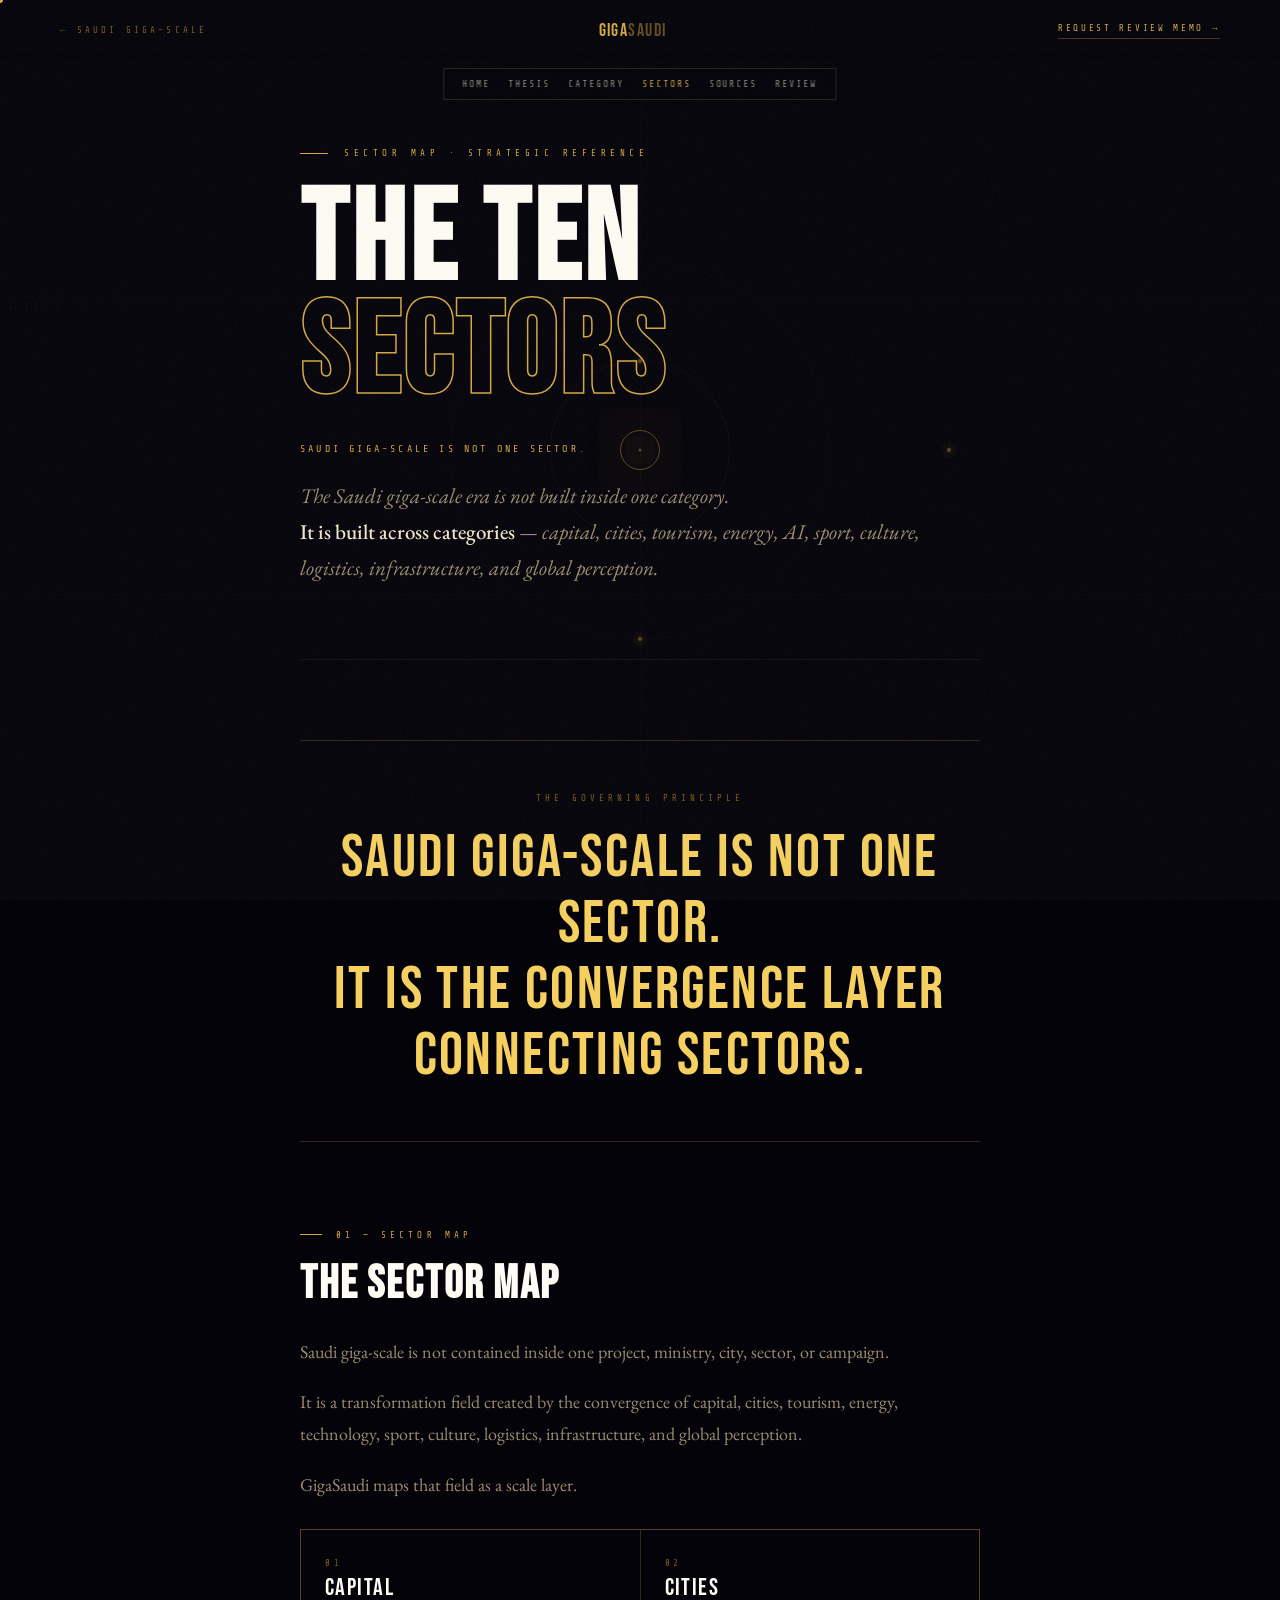
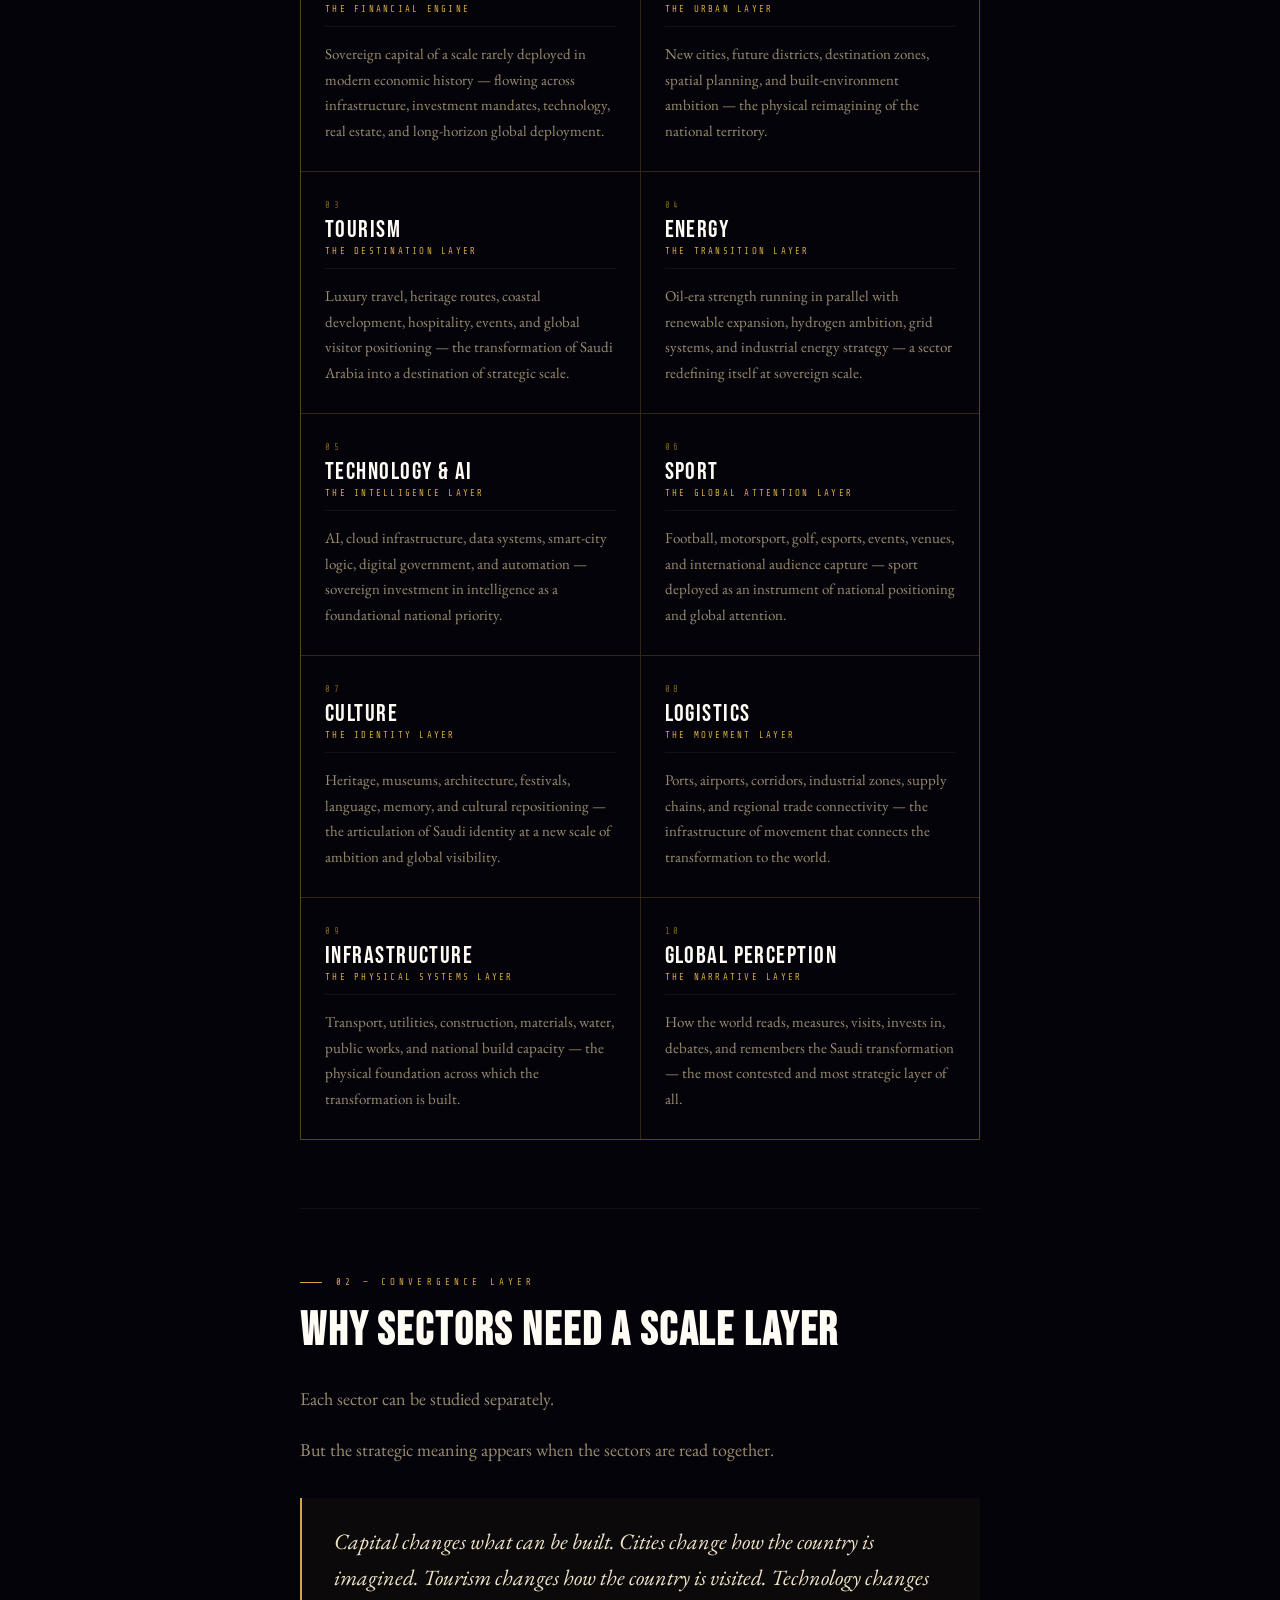
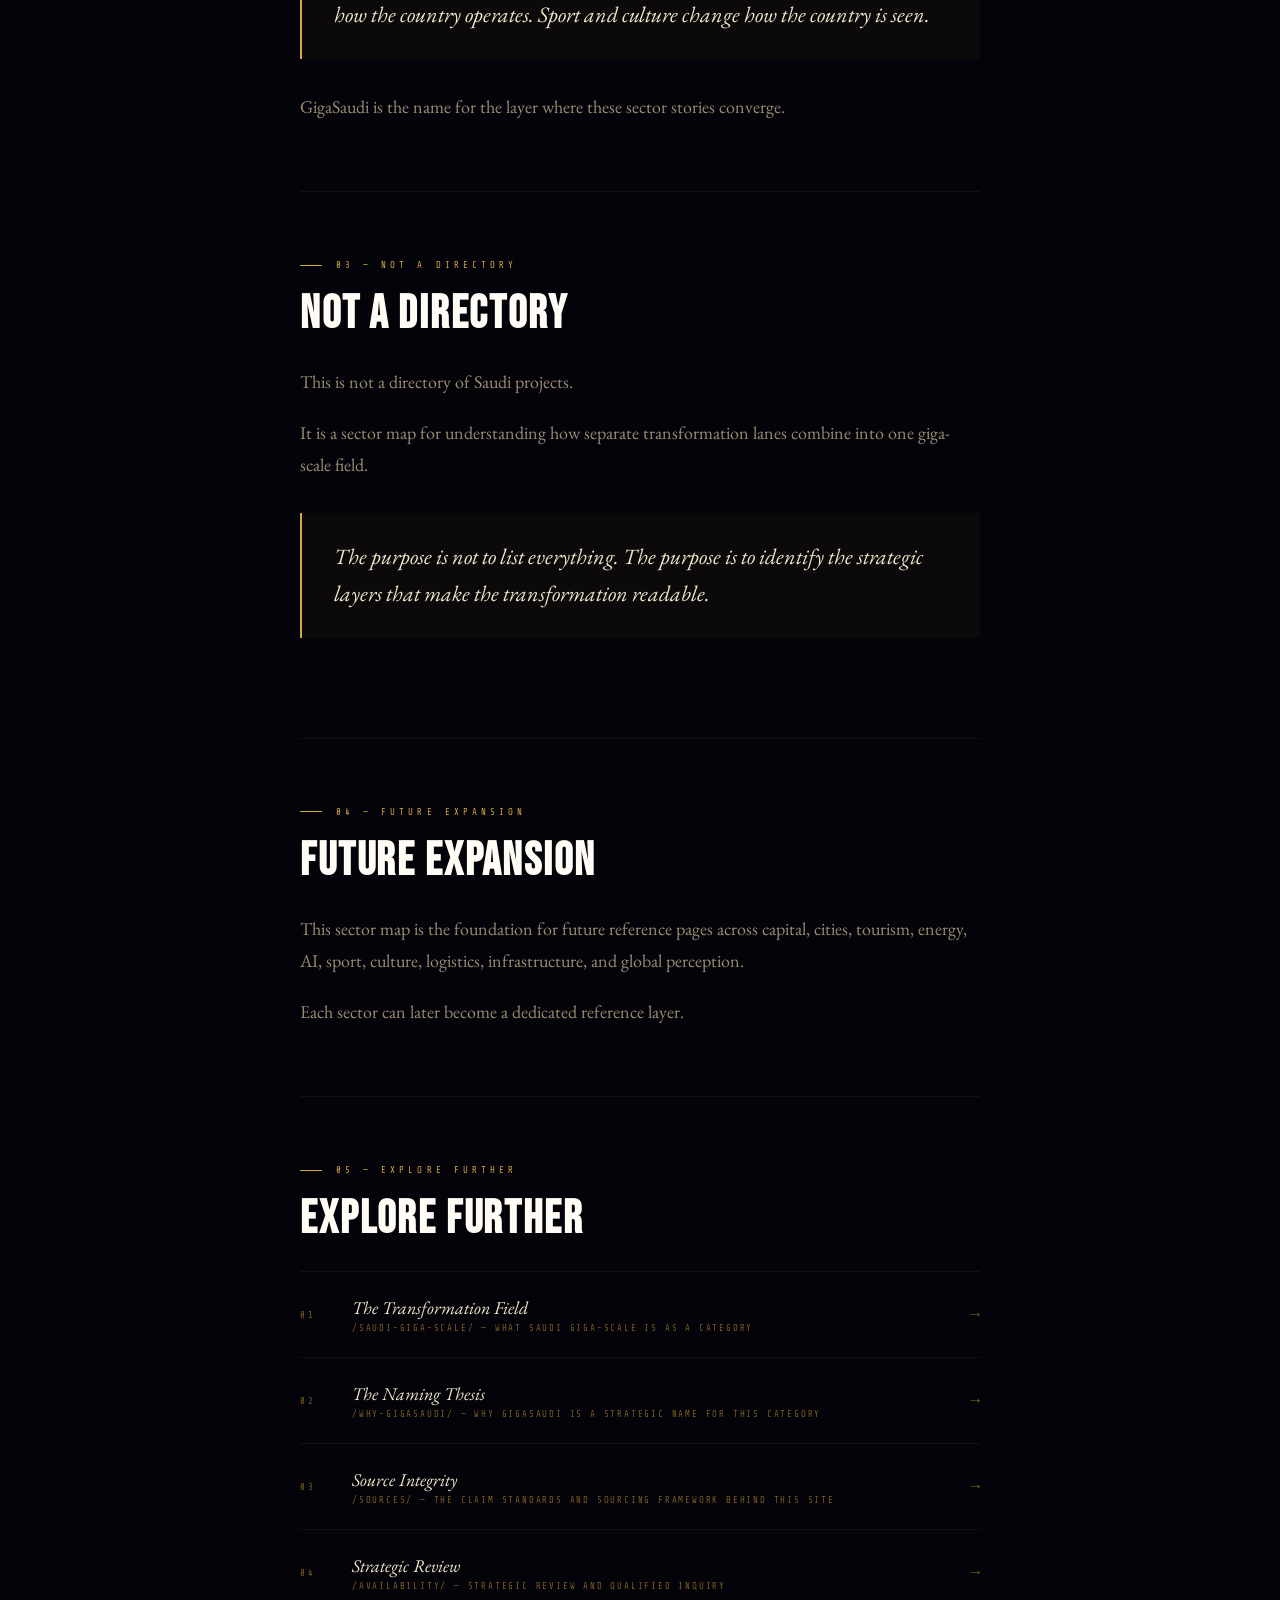
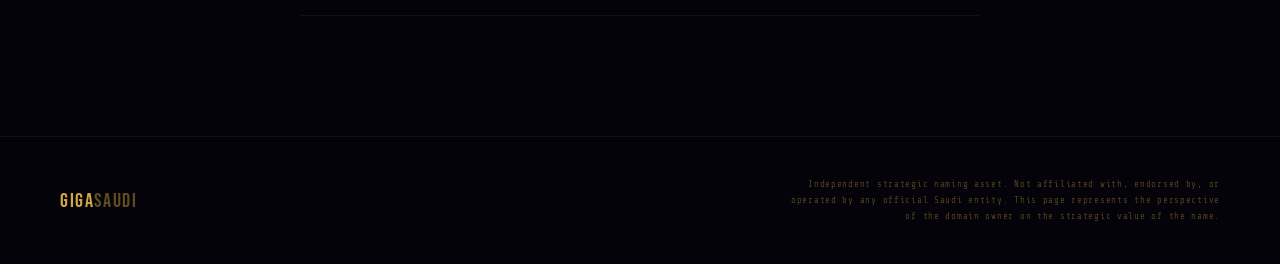
<file: sectors/index.html>
<!DOCTYPE html>
<html lang="en">
<head>
<meta charset="UTF-8">
<meta name="viewport" content="width=device-width, initial-scale=1.0">
<title>Saudi Giga-Scale Sector Map — GigaSaudi</title>
<meta name="description" content="A strategic sector map of Saudi Arabia's giga-scale era across capital, cities, tourism, energy, AI, sport, culture, logistics, infrastructure, and global perception.">
<link rel="preconnect" href="https://fonts.googleapis.com">
<link href="https://fonts.googleapis.com/css2?family=Bebas+Neue&family=EB+Garamond:ital,wght@0,400;0,500;1,400;1,500&family=Share+Tech+Mono&display=swap" rel="stylesheet">
<style>
:root {
  --void: #04030a;
  --gold: #d4a843;
  --gold-hi: #f5d060;
  --gold-lo: #7a5c1e;
  --gold-trace: rgba(212,168,67,0.12);
  --sand: #f0e6c8;
  --sand-lo: #9a8c70;
  --white: #fefcf4;
  --line-gold: rgba(212,168,67,0.22);
  --line-dim: rgba(240,230,200,0.06);
}

*, *::before, *::after { box-sizing: border-box; margin: 0; padding: 0; }
html { scroll-behavior: smooth; }
body {
  background: var(--void);
  color: var(--sand);
  font-family: 'Share Tech Mono', monospace;
  overflow-x: hidden;
  cursor: none;
}

body::before {
  content: '';
  position: fixed; inset: 0;
  opacity: 0.06;
  background-image: url("data:image/svg+xml,%3Csvg xmlns='http://www.w3.org/2000/svg'%3E%3Cfilter id='n'%3E%3CfeTurbulence type='fractalNoise' baseFrequency='0.75' numOctaves='4'/%3E%3C/filter%3E%3Crect width='100%25' height='100%25' filter='url(%23n)'/%3E%3C/svg%3E");
  pointer-events: none; z-index: 9900;
}

#cur { position:fixed; width:6px; height:6px; border-radius:50%; background:var(--gold); pointer-events:none; z-index:9999; transform:translate(-50%,-50%); transition:width .2s,height .2s; mix-blend-mode:screen; }
#cur-ring { position:fixed; width:40px; height:40px; border:1px solid rgba(212,168,67,0.4); border-radius:50%; pointer-events:none; z-index:9998; transform:translate(-50%,-50%); transition:width .4s,height .4s,border-color .3s; }
body:has(a:hover) #cur { width:12px; height:12px; }
body:has(a:hover) #cur-ring { width:60px; height:60px; border-color:rgba(212,168,67,0.8); }

#orbital-canvas {
  position: fixed; inset: 0; z-index: 0;
  overflow: hidden; opacity: 0.42;
}
.gravity-core {
  position: absolute; top:50%; left:50%;
  transform: translate(-50%,-50%);
  width:3px; height:3px;
  background:var(--gold); border-radius:50%;
  box-shadow: 0 0 0 12px rgba(212,168,67,0.05), 0 0 0 40px rgba(212,168,67,0.03), 0 0 60px 15px rgba(212,168,67,0.28);
}
.orbit {
  position:absolute; top:50%; left:50%;
  border:1px solid; border-radius:50%;
  transform-origin:center center;
}
.orbit-1 { width:180px; height:180px; margin:-90px 0 0 -90px; border-color:rgba(212,168,67,0.14); animation:spin 40s linear infinite; }
.orbit-2 { width:380px; height:380px; margin:-190px 0 0 -190px; border-color:rgba(212,168,67,0.08); animation:spin 70s linear infinite reverse; }
.orbit-3 { width:620px; height:620px; margin:-310px 0 0 -310px; border-color:rgba(212,168,67,0.05); animation:spin 110s linear infinite; }
.orbit-4 { width:900px; height:900px; margin:-450px 0 0 -450px; border-color:rgba(212,168,67,0.025); animation:spin 160s linear infinite reverse; }
.node { position:absolute; width:4px; height:4px; background:var(--gold); border-radius:50%; box-shadow:0 0 8px 2px rgba(212,168,67,0.5); }
.grid-h,.grid-v { position:absolute; background:rgba(240,230,200,0.04); }
.grid-h { left:0; right:0; height:1px; }
.grid-v { top:0; bottom:0; width:1px; }
.coord-label { position:absolute; font-family:'Share Tech Mono',monospace; font-size:8px; color:rgba(212,168,67,0.13); letter-spacing:0.15em; pointer-events:none; }
@keyframes spin { to { transform:rotate(360deg); } }
@keyframes pulse-core {
  0%,100% { box-shadow:0 0 0 12px rgba(212,168,67,0.05), 0 0 60px 15px rgba(212,168,67,0.28); }
  50% { box-shadow:0 0 0 20px rgba(212,168,67,0.07), 0 0 80px 20px rgba(212,168,67,0.38); }
}

#content { position:relative; z-index:10; }

.doc-nav {
  position:fixed; top:0; left:0; right:0; z-index:100;
  padding:20px 60px;
  display:flex; align-items:center; justify-content:space-between;
  background:linear-gradient(to bottom, rgba(4,3,10,0.94) 0%, transparent 100%);
  backdrop-filter:blur(10px); -webkit-backdrop-filter:blur(10px);
}
.return-link {
  font-size:9px; letter-spacing:.35em; color:var(--gold-lo);
  text-decoration:none; text-transform:uppercase;
  display:flex; align-items:center; gap:10px;
  transition:color .3s;
}
.return-link:hover { color:var(--gold); }
.nav-brand {
  font-family:'Bebas Neue',sans-serif; font-size:18px;
  color:var(--gold); letter-spacing:.08em; text-decoration:none;
}
.nav-brand span { color:rgba(212,168,67,0.45); }
.nav-cta {
  font-size:9px; letter-spacing:.3em; color:var(--gold);
  text-decoration:none; text-transform:uppercase;
  border-bottom:1px solid rgba(212,168,67,.3); padding-bottom:4px;
  transition:border-color .3s;
}
.nav-cta:hover { border-color:var(--gold); }

.doc-wrap { max-width:800px; margin:0 auto; padding:148px 60px 120px; }

.doc-hero { margin-bottom:80px; padding-bottom:72px; border-bottom:1px solid var(--line-dim); }
.doc-eyebrow {
  font-size:9px; letter-spacing:.5em; color:var(--gold);
  text-transform:uppercase; margin-bottom:28px;
  display:flex; align-items:center; gap:16px;
  opacity:0; animation:fadeSlide .8s ease .2s forwards;
}
.doc-eyebrow::before { content:''; width:28px; height:1px; background:var(--gold); flex-shrink:0; }
.doc-headline {
  font-family:'Bebas Neue',sans-serif;
  font-size:clamp(60px,11vw,128px);
  line-height:.88; letter-spacing:.03em;
  color:var(--white); margin-bottom:32px;
  opacity:0; animation:fadeSlide .9s ease .35s forwards;
}
.doc-headline em { color:transparent; -webkit-text-stroke:1.5px var(--gold); font-style:normal; }
.doc-subhead {
  font-family:'Share Tech Mono',monospace;
  font-size:10px; letter-spacing:.32em;
  text-transform:uppercase; color:var(--gold);
  margin-bottom:24px;
  opacity:0; animation:fadeSlide .8s ease .52s forwards;
}
.doc-opening {
  font-family:'EB Garamond',serif;
  font-size:clamp(17px,2.2vw,21px);
  font-style:italic; line-height:1.72;
  color:var(--sand-lo); max-width:620px;
  opacity:0; animation:fadeSlide .9s ease .68s forwards;
}
.doc-opening strong { color:var(--sand); font-style:normal; font-weight:500; }

.doc-axiom {
  margin-bottom:88px; padding:52px 0;
  border-top:1px solid var(--line-gold);
  border-bottom:1px solid var(--line-gold);
  text-align:center;
}
.axiom-label { font-size:9px; letter-spacing:.45em; color:var(--gold-lo); text-transform:uppercase; margin-bottom:22px; }
.axiom-text {
  font-family:'Bebas Neue',sans-serif;
  font-size:clamp(30px,5.5vw,60px);
  color:var(--gold-hi); letter-spacing:.04em; line-height:1.1;
}

.doc-section { margin-bottom:68px; padding-bottom:68px; border-bottom:1px solid var(--line-dim); }
.doc-section.last { border-bottom:none; margin-bottom:0; padding-bottom:0; }

.sec-num {
  font-size:9px; letter-spacing:.45em; color:var(--gold);
  text-transform:uppercase; margin-bottom:22px;
  display:flex; align-items:center; gap:14px;
}
.sec-num::before { content:''; width:22px; height:1px; background:var(--gold); flex-shrink:0; }

.sec-title {
  font-family:'Bebas Neue',sans-serif;
  font-size:clamp(28px,4vw,46px);
  color:var(--white); letter-spacing:.04em; line-height:1;
  margin-bottom:28px;
}

.sec-body {
  font-family:'EB Garamond',serif;
  font-size:18px; line-height:1.8; color:var(--sand-lo);
}
.sec-body p { margin-bottom:18px; }
.sec-body p:last-child { margin-bottom:0; }
.sec-body strong { color:var(--sand); font-weight:500; }
.sec-body em { color:var(--gold-hi); font-style:italic; }

.pull-quote {
  margin:32px 0; padding:26px 32px;
  border-left:2px solid var(--gold);
  background:rgba(212,168,67,0.04);
}
.pull-quote p {
  font-family:'EB Garamond',serif;
  font-size:clamp(17px,2.2vw,22px);
  font-style:italic; color:var(--sand); line-height:1.65; margin:0 !important;
}
.pull-quote p+p { margin-top:10px !important; }

.sector-grid {
  display:grid; grid-template-columns:1fr 1fr; gap:1px;
  margin-top:28px; border:1px solid var(--line-gold);
  background:var(--line-gold);
}
.sector-card {
  background:var(--void); padding:28px 24px;
  transition:background .3s;
}
.sector-card:hover { background:rgba(212,168,67,0.05); }
.sector-num {
  font-size:9px; letter-spacing:.4em; color:var(--gold-lo);
  text-transform:uppercase; margin-bottom:8px;
}
.sector-name {
  font-family:'Bebas Neue',sans-serif; font-size:24px;
  color:var(--white); letter-spacing:.06em; margin-bottom:4px; line-height:1;
}
.sector-lane {
  font-size:9px; letter-spacing:.25em; color:var(--gold);
  text-transform:uppercase; margin-bottom:14px;
  padding-bottom:12px; border-bottom:1px solid var(--line-dim);
}
.sector-body {
  font-family:'EB Garamond',serif;
  font-size:15px; line-height:1.7; color:var(--sand-lo);
}

.nav-links { display:flex; flex-direction:column; gap:0; margin-top:28px; }
.nav-link {
  display:flex; align-items:center; gap:24px;
  padding:24px 0; border-bottom:1px solid var(--line-dim);
  text-decoration:none; transition:all .3s;
}
.nav-link:first-child { border-top:1px solid var(--line-dim); }
.nav-link:hover { padding-left:8px; }
.nl-num { font-size:9px; letter-spacing:.3em; color:var(--gold-lo); min-width:28px; }
.nl-body { flex:1; }
.nl-title {
  font-family:'EB Garamond',serif; font-size:18px; color:var(--sand);
  font-style:italic; margin-bottom:4px;
  transition:color .3s;
}
.nav-link:hover .nl-title { color:var(--gold); }
.nl-path { font-size:9px; letter-spacing:.2em; color:var(--gold-lo); text-transform:uppercase; }
.nl-arr { font-size:16px; color:var(--gold-lo); transition:color .3s; }
.nav-link:hover .nl-arr { color:var(--gold); }

.doc-footer {
  border-top:1px solid var(--line-dim); padding:40px 60px;
  display:flex; align-items:center; justify-content:space-between; gap:40px;
}
.ft-brand {
  font-family:'Bebas Neue',sans-serif; font-size:20px;
  color:var(--gold); letter-spacing:.08em; text-decoration:none;
}
.ft-brand span { color:rgba(212,168,67,0.45); }
.ft-disc { font-size:9px; color:rgba(212,168,67,0.38); letter-spacing:.08em; line-height:1.75; max-width:440px; text-align:right; }

@keyframes fadeSlide { from{opacity:0;transform:translateY(20px);} to{opacity:1;transform:translateY(0);} }
.rx { opacity:0; transform:translateY(28px); transition:opacity .9s ease,transform .9s ease; }
.rx.in { opacity:1; transform:translateY(0); }
.rx-d1 { transition-delay:.1s; }
.rx-d2 { transition-delay:.2s; }
.rx-d3 { transition-delay:.3s; }
.rx-d4 { transition-delay:.4s; }
.rx-d5 { transition-delay:.5s; }

@media (max-width:900px) {
  body { cursor:auto; }
  #cur,#cur-ring { display:none; }
  .doc-nav { padding:16px 24px; }
  .nav-cta { display:none; }
  .doc-wrap { padding:120px 24px 80px; }
  .sector-grid { grid-template-columns:1fr; }
  .doc-footer { padding:32px 24px; flex-direction:column; align-items:flex-start; gap:20px; }
  .ft-disc { text-align:left; max-width:100%; }
}

/* ── SITE NAV ── */
.site-nav { position:fixed; top:68px; left:50%; transform:translateX(-50%); z-index:99; display:flex; gap:18px; padding:10px 18px; border:1px solid rgba(212,168,67,.18); background:rgba(4,3,10,.72); backdrop-filter:blur(12px); -webkit-backdrop-filter:blur(12px); white-space:nowrap; }
.site-nav a { color:rgba(240,230,200,.62); text-decoration:none; font-family:'Share Tech Mono',monospace; font-size:9px; letter-spacing:.22em; text-transform:uppercase; transition:color .25s; }
.site-nav a:hover,.site-nav a[aria-current="page"] { color:var(--gold); }
@media (max-width:700px) {
  .site-nav { left:0; right:0; top:52px; transform:none; overflow-x:auto; justify-content:flex-start; border-left:0; border-right:0; border-top:0; border-bottom:1px solid rgba(212,168,67,.18); padding:11px 16px; gap:16px; }
  .site-nav::-webkit-scrollbar { display:none; }
}
</style>
</head>
<body>

<div id="cur"></div>
<div id="cur-ring"></div>

<div id="orbital-canvas">
  <div class="grid-h" style="top:33%"></div>
  <div class="grid-h" style="top:66%"></div>
  <div class="grid-v" style="left:50%"></div>
  <div class="coord-label" style="top:calc(33% + 5px); left:8px">21.3891° N</div>
  <div class="coord-label" style="top:8px; left:calc(50% + 8px)">45.0792° E</div>
  <div style="position:absolute;top:50%;left:50%;transform:translate(-50%,-50%);">
    <div class="orbit orbit-1"><div class="node" style="top:-2px;left:50%;margin-left:-2px;"></div></div>
    <div class="orbit orbit-2"><div class="node" style="bottom:-2px;left:50%;margin-left:-2px;"></div></div>
    <div class="orbit orbit-3"><div class="node" style="top:50%;right:-2px;margin-top:-2px;"></div></div>
    <div class="orbit orbit-4"></div>
  </div>
  <div style="position:absolute;top:50%;left:50%;transform:translate(-50%,-50%);">
    <div class="gravity-core" style="animation:pulse-core 4s ease-in-out infinite;"></div>
  </div>
</div>

<nav class="site-nav" aria-label="GigaSaudi navigation">
  <a href="/">Home</a>
  <a href="/why-gigasaudi/">Thesis</a>
  <a href="/saudi-giga-scale/">Category</a>
  <a href="/sectors/" aria-current="page">Sectors</a>
  <a href="/sources/">Sources</a>
  <a href="/availability/">Review</a>
</nav>

<nav class="doc-nav">
  <a href="/saudi-giga-scale/" class="return-link">← Saudi Giga-Scale</a>
  <a href="/" class="nav-brand">Giga<span>Saudi</span></a>
  <a href="mailto:agent@sohadot.com?subject=GigaSaudi.com%20Strategic%20Review" class="nav-cta">Request Review Memo →</a>
</nav>

<div id="content">
  <div class="doc-wrap">

    <header class="doc-hero">
      <div class="doc-eyebrow">Sector Map · Strategic Reference</div>
      <h1 class="doc-headline">The Ten<br><em>Sectors</em></h1>
      <div class="doc-subhead">Saudi giga-scale is not one sector.</div>
      <p class="doc-opening">
        The Saudi giga-scale era is not built inside one category.<br>
        <strong>It is built across categories</strong> — capital, cities, tourism, energy, AI, sport, culture, logistics, infrastructure, and global perception.
      </p>
    </header>

    <div class="doc-axiom rx">
      <div class="axiom-label">The Governing Principle</div>
      <div class="axiom-text">Saudi giga-scale is not one sector.<br>It is the convergence layer<br>connecting sectors.</div>
    </div>

    <section class="doc-section rx rx-d1">
      <div class="sec-num">01 — Sector Map</div>
      <h2 class="sec-title">The Sector Map</h2>
      <div class="sec-body">
        <p>Saudi giga-scale is not contained inside one project, ministry, city, sector, or campaign.</p>
        <p>It is a transformation field created by the convergence of capital, cities, tourism, energy, technology, sport, culture, logistics, infrastructure, and global perception.</p>
        <p>GigaSaudi maps that field as a scale layer.</p>
      </div>
      <div class="sector-grid">
        <div class="sector-card">
          <div class="sector-num">01</div>
          <div class="sector-name">Capital</div>
          <div class="sector-lane">The financial engine</div>
          <div class="sector-body">Sovereign capital of a scale rarely deployed in modern economic history — flowing across infrastructure, investment mandates, technology, real estate, and long-horizon global deployment.</div>
        </div>
        <div class="sector-card">
          <div class="sector-num">02</div>
          <div class="sector-name">Cities</div>
          <div class="sector-lane">The urban layer</div>
          <div class="sector-body">New cities, future districts, destination zones, spatial planning, and built-environment ambition — the physical reimagining of the national territory.</div>
        </div>
        <div class="sector-card">
          <div class="sector-num">03</div>
          <div class="sector-name">Tourism</div>
          <div class="sector-lane">The destination layer</div>
          <div class="sector-body">Luxury travel, heritage routes, coastal development, hospitality, events, and global visitor positioning — the transformation of Saudi Arabia into a destination of strategic scale.</div>
        </div>
        <div class="sector-card">
          <div class="sector-num">04</div>
          <div class="sector-name">Energy</div>
          <div class="sector-lane">The transition layer</div>
          <div class="sector-body">Oil-era strength running in parallel with renewable expansion, hydrogen ambition, grid systems, and industrial energy strategy — a sector redefining itself at sovereign scale.</div>
        </div>
        <div class="sector-card">
          <div class="sector-num">05</div>
          <div class="sector-name">Technology &amp; AI</div>
          <div class="sector-lane">The intelligence layer</div>
          <div class="sector-body">AI, cloud infrastructure, data systems, smart-city logic, digital government, and automation — sovereign investment in intelligence as a foundational national priority.</div>
        </div>
        <div class="sector-card">
          <div class="sector-num">06</div>
          <div class="sector-name">Sport</div>
          <div class="sector-lane">The global attention layer</div>
          <div class="sector-body">Football, motorsport, golf, esports, events, venues, and international audience capture — sport deployed as an instrument of national positioning and global attention.</div>
        </div>
        <div class="sector-card">
          <div class="sector-num">07</div>
          <div class="sector-name">Culture</div>
          <div class="sector-lane">The identity layer</div>
          <div class="sector-body">Heritage, museums, architecture, festivals, language, memory, and cultural repositioning — the articulation of Saudi identity at a new scale of ambition and global visibility.</div>
        </div>
        <div class="sector-card">
          <div class="sector-num">08</div>
          <div class="sector-name">Logistics</div>
          <div class="sector-lane">The movement layer</div>
          <div class="sector-body">Ports, airports, corridors, industrial zones, supply chains, and regional trade connectivity — the infrastructure of movement that connects the transformation to the world.</div>
        </div>
        <div class="sector-card">
          <div class="sector-num">09</div>
          <div class="sector-name">Infrastructure</div>
          <div class="sector-lane">The physical systems layer</div>
          <div class="sector-body">Transport, utilities, construction, materials, water, public works, and national build capacity — the physical foundation across which the transformation is built.</div>
        </div>
        <div class="sector-card">
          <div class="sector-num">10</div>
          <div class="sector-name">Global Perception</div>
          <div class="sector-lane">The narrative layer</div>
          <div class="sector-body">How the world reads, measures, visits, invests in, debates, and remembers the Saudi transformation — the most contested and most strategic layer of all.</div>
        </div>
      </div>
    </section>

    <section class="doc-section rx rx-d2">
      <div class="sec-num">02 — Convergence Layer</div>
      <h2 class="sec-title">Why Sectors Need A Scale Layer</h2>
      <div class="sec-body">
        <p>Each sector can be studied separately.</p>
        <p>But the strategic meaning appears when the sectors are read together.</p>
        <div class="pull-quote">
          <p>Capital changes what can be built. Cities change how the country is imagined. Tourism changes how the country is visited. Technology changes how the country operates. Sport and culture change how the country is seen.</p>
        </div>
        <p>GigaSaudi is the name for the layer where these sector stories converge.</p>
      </div>
    </section>

    <section class="doc-section rx rx-d1">
      <div class="sec-num">03 — Not A Directory</div>
      <h2 class="sec-title">Not A Directory</h2>
      <div class="sec-body">
        <p>This is not a directory of Saudi projects.</p>
        <p>It is a sector map for understanding how separate transformation lanes combine into one giga-scale field.</p>
        <div class="pull-quote">
          <p>The purpose is not to list everything. The purpose is to identify the strategic layers that make the transformation readable.</p>
        </div>
      </div>
    </section>

    <section class="doc-section rx rx-d2">
      <div class="sec-num">04 — Future Expansion</div>
      <h2 class="sec-title">Future Expansion</h2>
      <div class="sec-body">
        <p>This sector map is the foundation for future reference pages across capital, cities, tourism, energy, AI, sport, culture, logistics, infrastructure, and global perception.</p>
        <p>Each sector can later become a dedicated reference layer.</p>
      </div>
    </section>

    <section class="doc-section last rx rx-d3">
      <div class="sec-num">05 — Explore Further</div>
      <h2 class="sec-title">Explore Further</h2>
      <div class="nav-links">
        <a href="/saudi-giga-scale/" class="nav-link">
          <div class="nl-num">01</div>
          <div class="nl-body">
            <div class="nl-title">The Transformation Field</div>
            <div class="nl-path">/saudi-giga-scale/ — What Saudi giga-scale is as a category</div>
          </div>
          <div class="nl-arr">→</div>
        </a>
        <a href="/why-gigasaudi/" class="nav-link">
          <div class="nl-num">02</div>
          <div class="nl-body">
            <div class="nl-title">The Naming Thesis</div>
            <div class="nl-path">/why-gigasaudi/ — Why GigaSaudi is a strategic name for this category</div>
          </div>
          <div class="nl-arr">→</div>
        </a>
        <a href="/sources/" class="nav-link">
          <div class="nl-num">03</div>
          <div class="nl-body">
            <div class="nl-title">Source Integrity</div>
            <div class="nl-path">/sources/ — The claim standards and sourcing framework behind this site</div>
          </div>
          <div class="nl-arr">→</div>
        </a>
        <a href="/availability/" class="nav-link">
          <div class="nl-num">04</div>
          <div class="nl-body">
            <div class="nl-title">Strategic Review</div>
            <div class="nl-path">/availability/ — Strategic review and qualified inquiry</div>
          </div>
          <div class="nl-arr">→</div>
        </a>
      </div>
    </section>

  </div>

  <footer class="doc-footer">
    <a href="/" class="ft-brand">Giga<span>Saudi</span></a>
    <p class="ft-disc">Independent strategic naming asset. Not affiliated with, endorsed by, or operated by any official Saudi entity. This page represents the perspective of the domain owner on the strategic value of the name.</p>
  </footer>
</div>

<script>
const cur = document.getElementById('cur');
const ring = document.getElementById('cur-ring');
let mx = window.innerWidth/2, my = window.innerHeight/2;
let rx_ = mx, ry = my;
document.addEventListener('mousemove', e => {
  mx = e.clientX; my = e.clientY;
  cur.style.left = mx+'px'; cur.style.top = my+'px';
});
(function loop(){
  rx_ += (mx-rx_)*0.1; ry += (my-ry)*0.1;
  ring.style.left = rx_+'px'; ring.style.top = ry+'px';
  requestAnimationFrame(loop);
})();

const obs = new IntersectionObserver(entries => {
  entries.forEach(e => { if(e.isIntersecting) e.target.classList.add('in'); });
}, { threshold:0.08, rootMargin:'0px 0px -40px 0px' });
document.querySelectorAll('.rx').forEach(el => obs.observe(el));
</script>
</body>
</html>
</file>
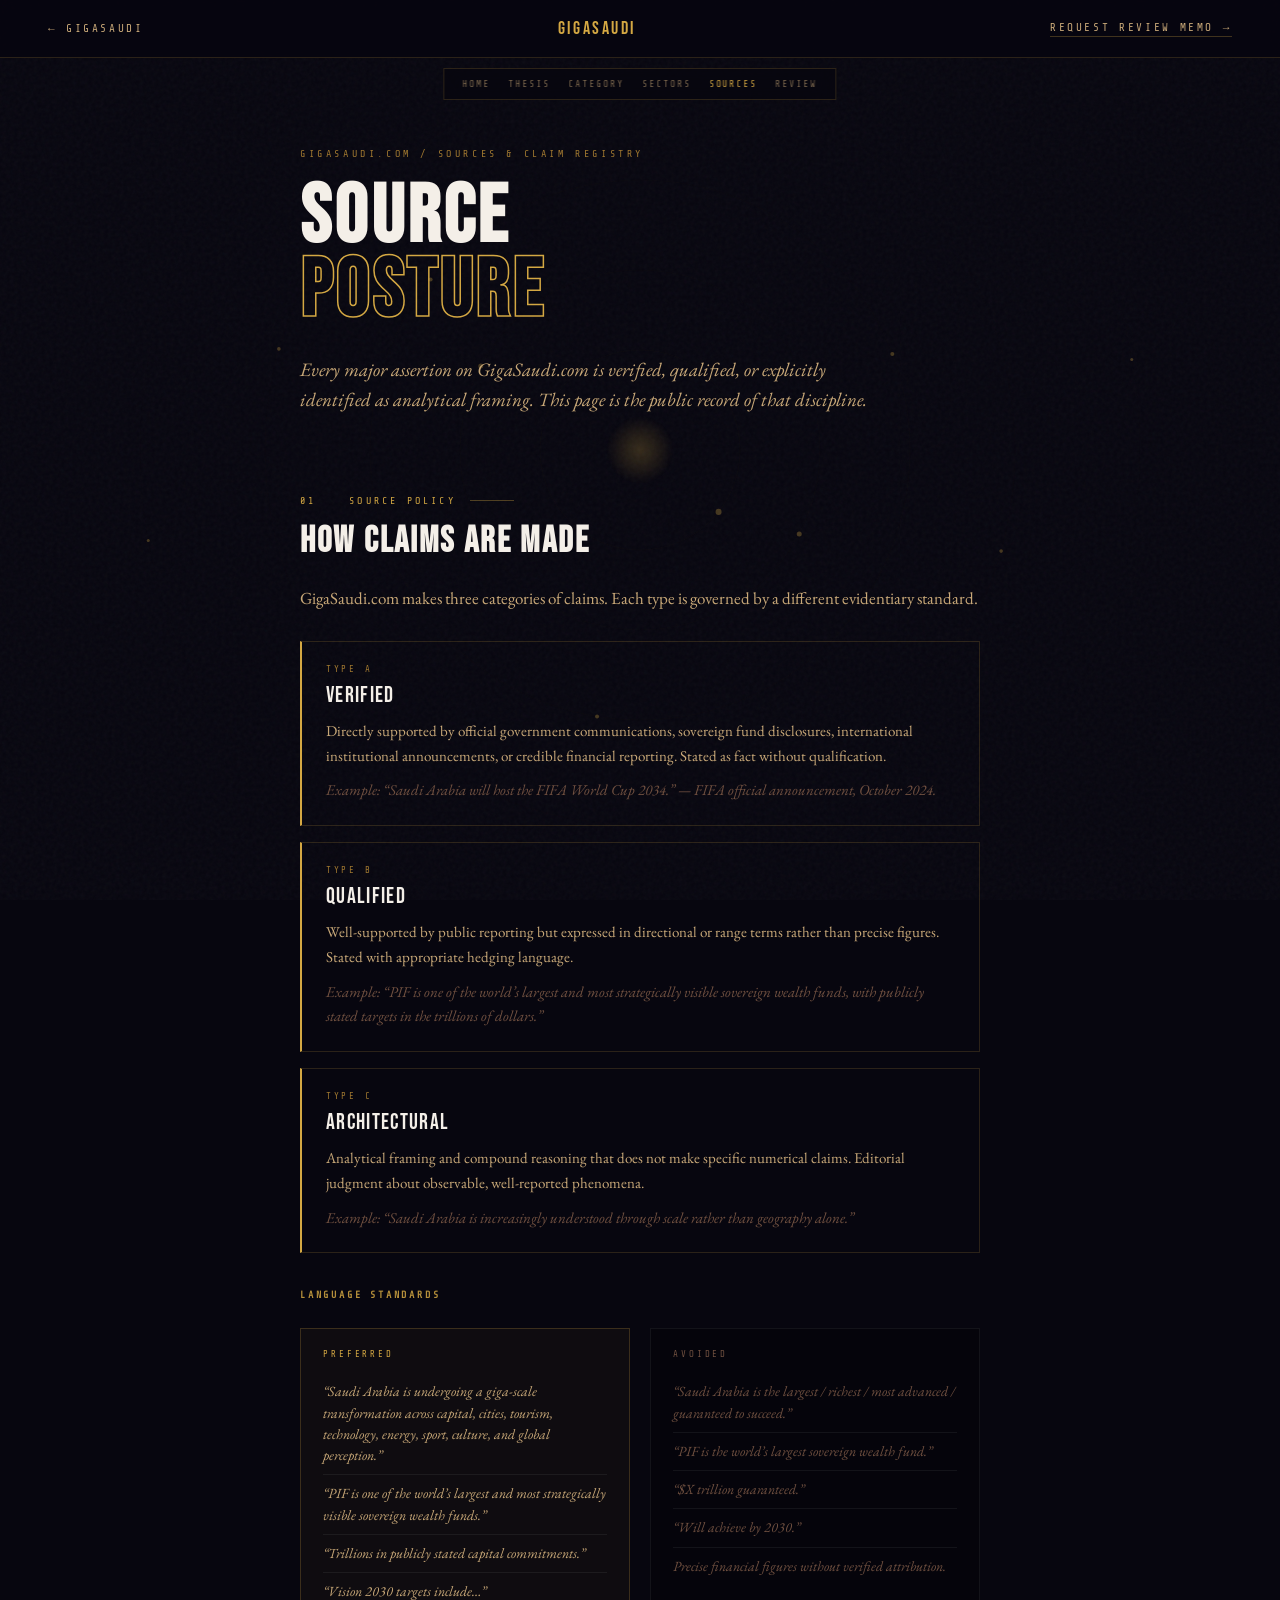
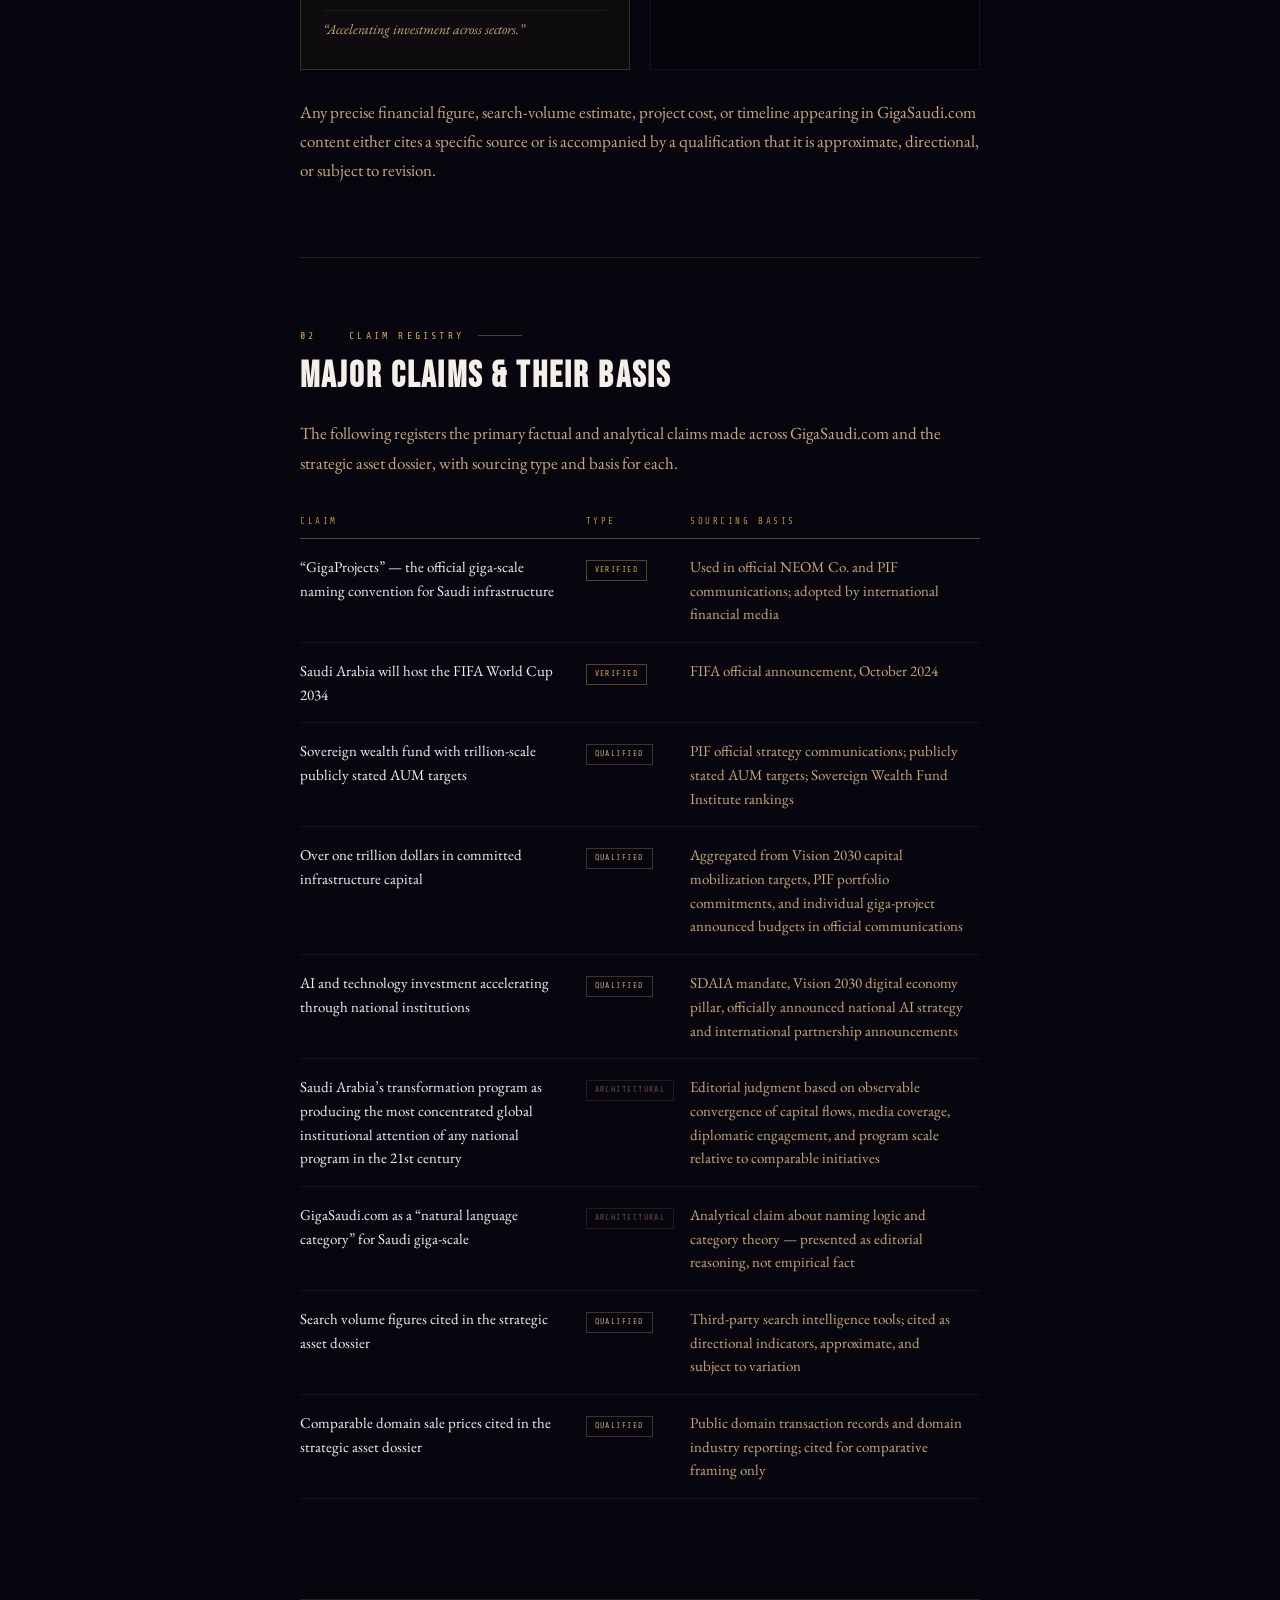
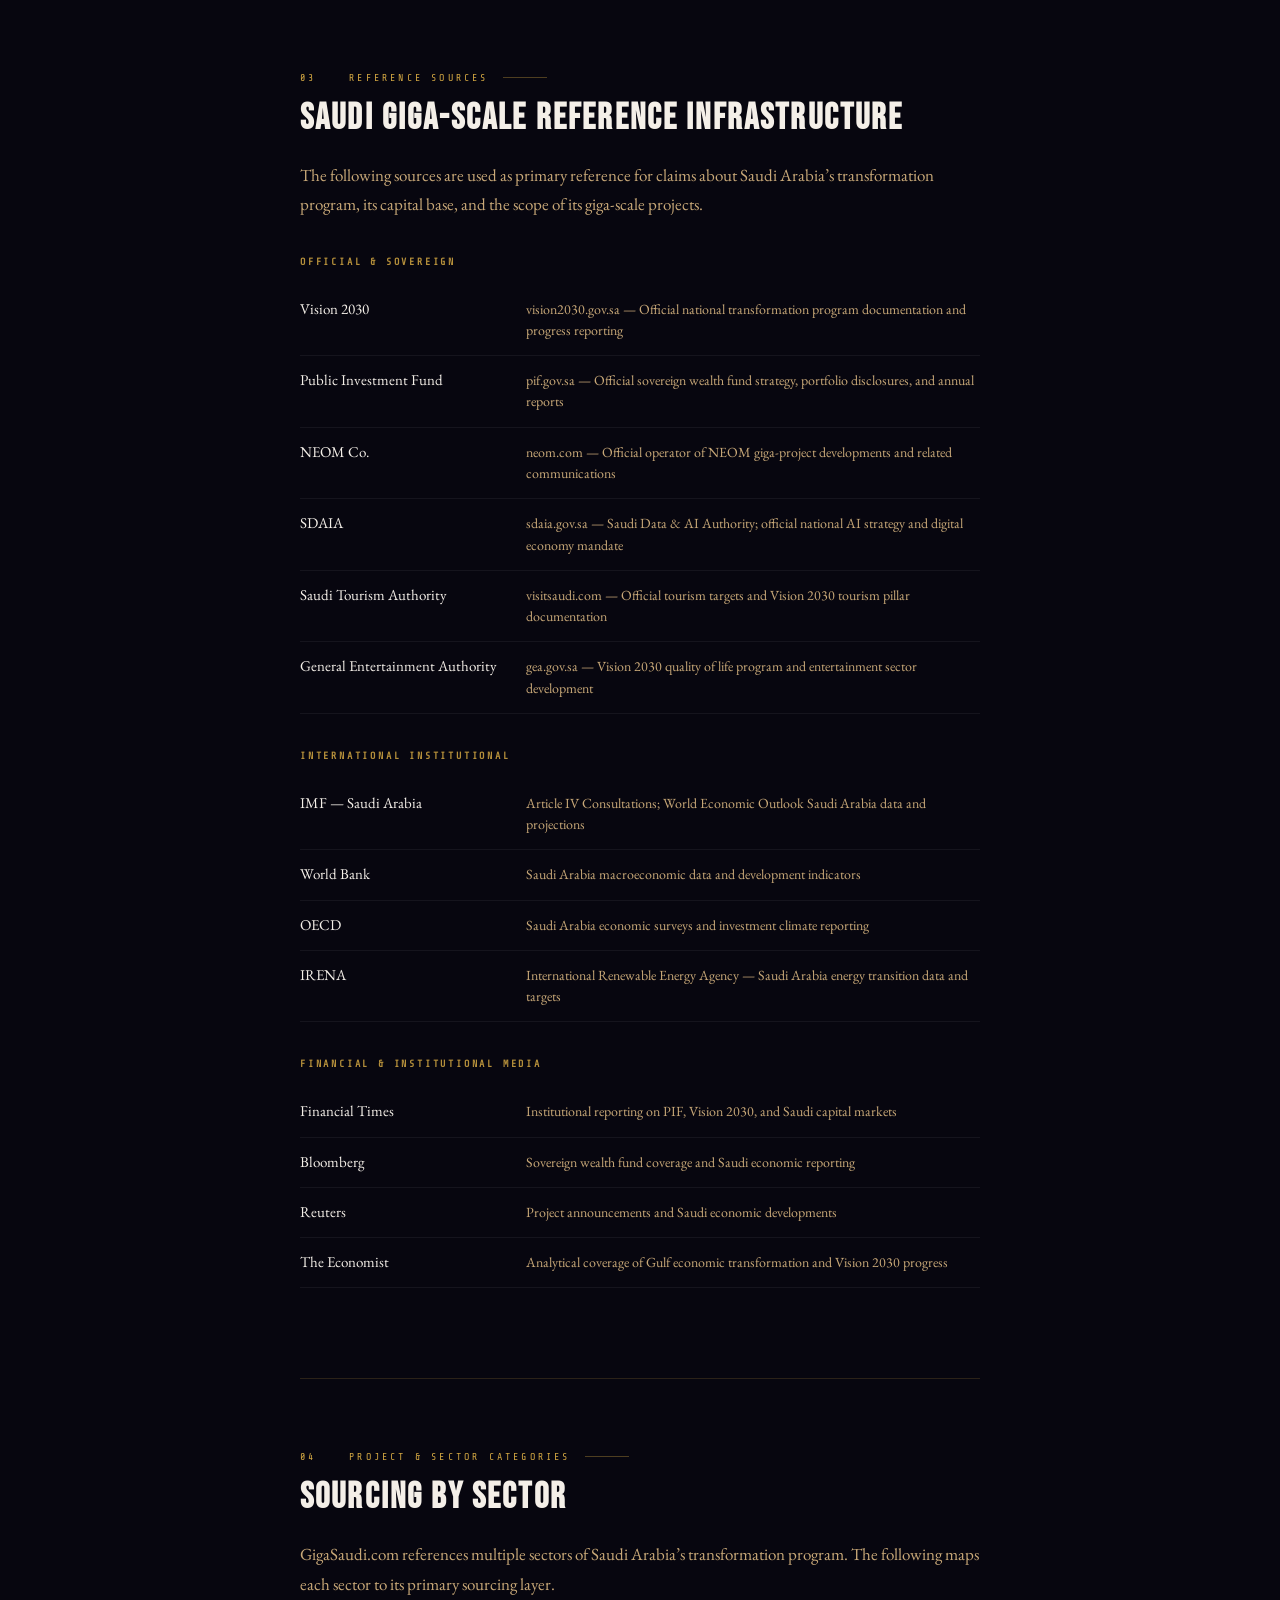
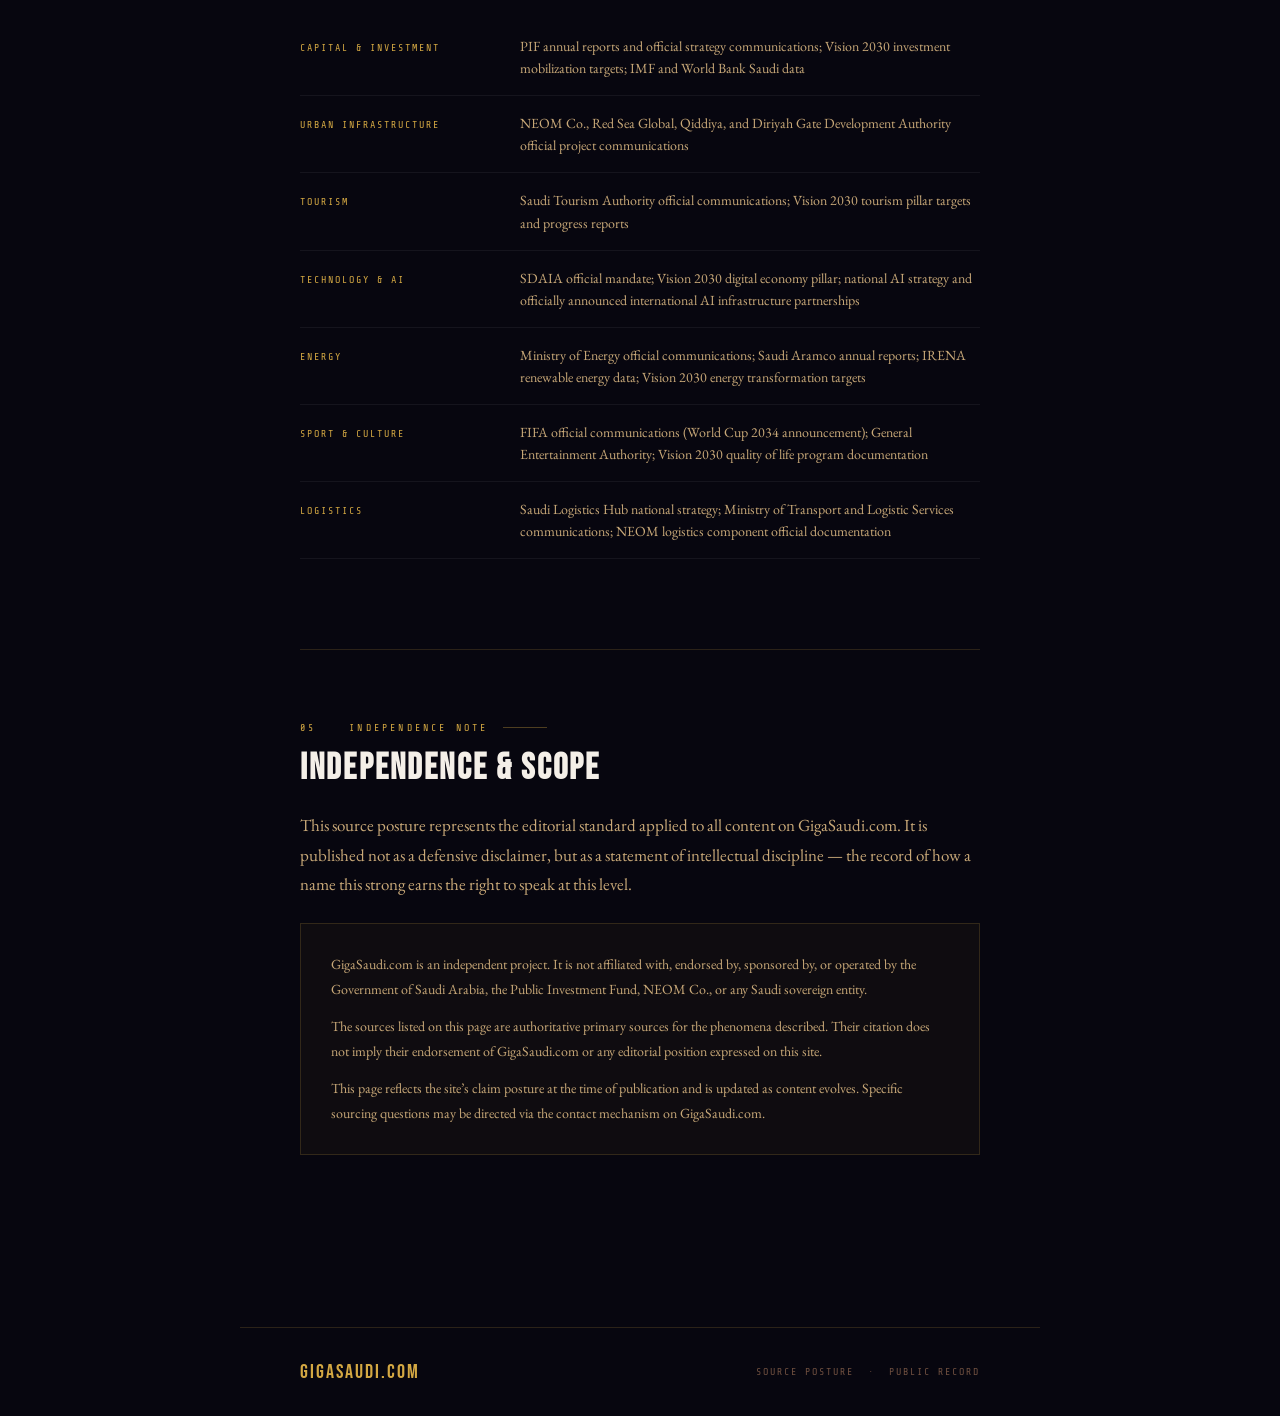
<file: sources/index.html>
<!DOCTYPE html>
<html lang="en">
<head>
  <meta charset="UTF-8">
  <meta name="viewport" content="width=device-width, initial-scale=1.0">
  <title>Sources &amp; Claim Registry — GigaSaudi.com</title>
  <meta name="description" content="Source posture and claim registry for GigaSaudi.com. Every major assertion on this site is verified, qualified, or identified as analytical framing.">
  <link rel="preconnect" href="https://fonts.googleapis.com">
  <link href="https://fonts.googleapis.com/css2?family=Bebas+Neue&family=EB+Garamond:ital,wght@0,400;0,500;1,400&family=Share+Tech+Mono&display=swap" rel="stylesheet">
  <style>
    :root {
      --void: #07060f;
      --gold: #d4a843;
      --gold-hi: #f0c860;
      --gold-lo: #a07830;
      --sand: #c8a878;
      --sand-lo: #705040;
      --white: #f4efe8;
      --line-gold: rgba(212,168,67,.18);
      --line-dim: rgba(255,255,255,.06);
    }

    *, *::before, *::after { box-sizing: border-box; margin: 0; padding: 0; }
    html { scroll-behavior: smooth; }

    body {
      background: var(--void);
      color: var(--white);
      font-family: 'EB Garamond', Georgia, serif;
      overflow-x: hidden;
      min-height: 100vh;
    }

    body::before {
      content: '';
      position: fixed;
      inset: 0;
      background-image: url("data:image/svg+xml,%3Csvg viewBox='0 0 256 256' xmlns='http://www.w3.org/2000/svg'%3E%3Cfilter id='n'%3E%3CfeTurbulence type='fractalNoise' baseFrequency='0.9' numOctaves='4' stitchTiles='stitch'/%3E%3C/filter%3E%3Crect width='100%25' height='100%25' filter='url(%23n)' opacity='0.04'/%3E%3C/svg%3E");
      z-index: 1;
      pointer-events: none;
    }

    canvas#orb {
      position: fixed;
      inset: 0;
      z-index: 0;
      opacity: .42;
      pointer-events: none;
    }

    /* ── Nav ────────────────────────────────────────────── */
    .doc-nav {
      position: fixed;
      top: 0; left: 0; right: 0;
      z-index: 100;
      display: flex;
      justify-content: space-between;
      align-items: center;
      padding: 18px 48px;
      background: rgba(7,6,15,.82);
      backdrop-filter: blur(14px);
      border-bottom: 1px solid var(--line-gold);
    }
    .nav-return, .nav-cta {
      color: var(--sand);
      text-decoration: none;
      font-family: 'Share Tech Mono', monospace;
      font-size: 11px;
      letter-spacing: .24em;
      text-transform: uppercase;
      transition: color .3s;
    }
    .nav-return:hover, .nav-cta:hover { color: var(--gold); }
    .nav-cta {
      border-bottom: 1px solid rgba(212,168,67,.28);
      padding-bottom: 2px;
    }
    .nav-brand {
      font-family: 'Bebas Neue', sans-serif;
      font-size: 18px;
      letter-spacing: .14em;
      color: var(--gold);
      text-decoration: none;
    }

    /* ── Document column ──────────────────────────────────────────── */
    .doc {
      position: relative;
      z-index: 10;
      max-width: 800px;
      margin: 0 auto;
      padding: 148px 60px 100px;
    }

    /* ── Hero ─────────────────────────────────────────────────── */
    .doc-hero { margin-bottom: 80px; }

    .doc-kicker {
      font-family: 'Share Tech Mono', monospace;
      font-size: 10px;
      letter-spacing: .36em;
      text-transform: uppercase;
      color: var(--gold-lo);
      margin-bottom: 22px;
    }

    .doc-title {
      font-family: 'Bebas Neue', sans-serif;
      font-size: clamp(54px, 7vw, 82px);
      line-height: .9;
      letter-spacing: .04em;
      color: var(--white);
      margin-bottom: 26px;
    }
    .doc-title em {
      font-style: normal;
      color: transparent;
      -webkit-text-stroke: 1.5px var(--gold);
    }

    .doc-subhead {
      font-size: 19px;
      color: var(--sand);
      line-height: 1.58;
      max-width: 580px;
      font-style: italic;
    }

    /* ── Sections ─────────────────────────────────────────────────────── */
    .sec {
      margin-bottom: 72px;
      padding-bottom: 72px;
      border-bottom: 1px solid var(--line-gold);
    }
    .sec:last-of-type { border-bottom: none; margin-bottom: 0; }

    .sec-num {
      font-family: 'Share Tech Mono', monospace;
      font-size: 10px;
      letter-spacing: .32em;
      text-transform: uppercase;
      color: var(--gold);
      margin-bottom: 18px;
      display: flex;
      align-items: center;
      gap: 14px;
    }
    .sec-num::after {
      content: '';
      display: block;
      height: 1px;
      width: 44px;
      background: var(--gold);
      opacity: .35;
    }

    .sec-title {
      font-family: 'Bebas Neue', sans-serif;
      font-size: 36px;
      letter-spacing: .06em;
      color: var(--white);
      margin-bottom: 24px;
      line-height: 1;
    }

    .sec-body {
      font-size: 17px;
      line-height: 1.72;
      color: var(--sand);
      margin-bottom: 20px;
    }
    .sec-body:last-child { margin-bottom: 0; }
    .sec-body strong { color: var(--white); font-weight: 500; }

    .sec h3 {
      font-family: 'Share Tech Mono', monospace;
      font-size: 10px;
      letter-spacing: .28em;
      text-transform: uppercase;
      color: var(--gold);
      margin: 36px 0 16px;
      opacity: .85;
    }

    /* ── Claim Types ────────────────────────────────────────────────── */
    .claim-types { display: grid; gap: 16px; margin: 28px 0; }

    .claim-type {
      padding: 22px 24px;
      border: 1px solid var(--line-gold);
      border-left: 2px solid var(--gold);
    }
    .ct-label {
      font-family: 'Share Tech Mono', monospace;
      font-size: 9px;
      letter-spacing: .3em;
      text-transform: uppercase;
      color: var(--gold-lo);
      margin-bottom: 8px;
    }
    .ct-title {
      font-family: 'Bebas Neue', sans-serif;
      font-size: 22px;
      letter-spacing: .06em;
      color: var(--white);
      margin-bottom: 10px;
    }
    .ct-body {
      font-size: 15px;
      color: var(--sand);
      line-height: 1.65;
    }
    .ct-body em {
      font-style: italic;
      color: var(--sand-lo);
      display: block;
      margin-top: 10px;
    }

    /* ── Language Rules ──────────────────────────────────────────────────── */
    .lang-rules {
      display: grid;
      grid-template-columns: 1fr 1fr;
      gap: 20px;
      margin: 28px 0;
    }
    .lang-block { padding: 20px 22px; }
    .lang-block.pref { border: 1px solid rgba(212,168,67,.22); background: rgba(212,168,67,.04); }
    .lang-block.avd  { border: 1px solid var(--line-dim); background: rgba(0,0,0,.25); }

    .lang-label {
      font-family: 'Share Tech Mono', monospace;
      font-size: 9px;
      letter-spacing: .32em;
      text-transform: uppercase;
      margin-bottom: 14px;
    }
    .lang-label.pref { color: var(--gold); }
    .lang-label.avd  { color: var(--sand-lo); }

    .lang-list { list-style: none; padding: 0; }
    .lang-list li {
      font-size: 14px;
      color: var(--sand);
      padding: 8px 0;
      border-bottom: 1px solid var(--line-dim);
      line-height: 1.52;
      font-style: italic;
    }
    .lang-list li:last-child { border-bottom: none; }
    .lang-block.avd .lang-list li { color: var(--sand-lo); }

    /* ── Claim Registry Table ─────────────────────────────────────────────────────────── */
    .registry-wrap { overflow-x: auto; margin: 28px 0; }

    .registry {
      width: 100%;
      min-width: 560px;
      border-collapse: collapse;
    }
    .registry thead td {
      font-family: 'Share Tech Mono', monospace;
      font-size: 9px;
      letter-spacing: .28em;
      text-transform: uppercase;
      color: var(--gold);
      padding: 10px 16px 12px 0;
      border-bottom: 1px solid rgba(212,168,67,.4);
      opacity: .85;
    }
    .registry tbody td {
      padding: 16px 16px 16px 0;
      border-bottom: 1px solid var(--line-dim);
      vertical-align: top;
      color: var(--sand);
      line-height: 1.58;
      font-size: 15px;
    }
    .registry tbody td:first-child {
      color: var(--white);
      width: 42%;
      padding-right: 20px;
    }
    .registry tbody td:nth-child(2) {
      width: 13%;
      padding-right: 16px;
      white-space: nowrap;
    }

    .tag {
      display: inline-block;
      font-family: 'Share Tech Mono', monospace;
      font-size: 8px;
      letter-spacing: .18em;
      text-transform: uppercase;
      padding: 3px 8px;
      border: 1px solid;
    }
    .tag-v { color: var(--gold);    border-color: rgba(212,168,67,.38); }
    .tag-q { color: var(--sand);    border-color: rgba(200,168,120,.28); }
    .tag-a { color: var(--sand-lo); border-color: rgba(200,168,120,.14); }

    /* ── Source Lists ─────────────────────────────────────────────────────────────── */
    .src-list { list-style: none; padding: 0; margin: 18px 0; }
    .src-list li {
      padding: 14px 0;
      border-bottom: 1px solid var(--line-dim);
      display: grid;
      grid-template-columns: 210px 1fr;
      gap: 16px;
      align-items: baseline;
    }
    .src-name { color: var(--white); font-size: 15px; }
    .src-desc { color: var(--sand); font-size: 14px; line-height: 1.52; }

    /* ── Sector Map ──────────────────────────────────────────────────────────── */
    .sector-list { list-style: none; padding: 0; margin: 18px 0; }
    .sector-item {
      padding: 16px 0;
      border-bottom: 1px solid var(--line-dim);
      display: grid;
      grid-template-columns: 200px 1fr;
      gap: 20px;
      align-items: baseline;
    }
    .sector-label {
      font-family: 'Share Tech Mono', monospace;
      font-size: 10px;
      letter-spacing: .2em;
      text-transform: uppercase;
      color: var(--gold);
    }
    .sector-src { font-size: 14px; color: var(--sand); line-height: 1.58; }

    /* ── Independence Block ─────────────────────────────────────────────────────── */
    .indep-block {
      padding: 28px 30px;
      border: 1px solid var(--line-gold);
      background: rgba(212,168,67,.04);
      margin-top: 24px;
    }
    .indep-block p {
      font-size: 14px;
      color: var(--sand);
      line-height: 1.78;
      margin-bottom: 12px;
    }
    .indep-block p:last-child { margin-bottom: 0; }

    /* ── Footer ────────────────────────────────────────────────────────────────── */
    .doc-footer {
      position: relative;
      z-index: 10;
      border-top: 1px solid var(--line-gold);
      padding: 32px 60px;
      display: flex;
      justify-content: space-between;
      align-items: center;
      max-width: 800px;
      margin: 0 auto;
    }
    .doc-footer a {
      font-family: 'Bebas Neue', sans-serif;
      font-size: 20px;
      letter-spacing: .1em;
      color: var(--gold);
      text-decoration: none;
    }
    .doc-footer p {
      font-family: 'Share Tech Mono', monospace;
      font-size: 10px;
      letter-spacing: .2em;
      text-transform: uppercase;
      color: var(--sand-lo);
    }

    /* ── Reveal ────────────────────────────────────────────────────────────────── */
    .rx { opacity: 0; transform: translateY(18px); transition: opacity .7s ease, transform .7s ease; }
    .rx.visible { opacity: 1; transform: none; }
    .rx-d1 { transition-delay: .1s; }
    .rx-d2 { transition-delay: .2s; }
    .rx-d3 { transition-delay: .3s; }

    /* ── Responsive ──────────────────────────────────────────────────────────────── */
    @media (max-width: 900px) {
      .doc { padding: 120px 36px 80px; }
      .lang-rules { grid-template-columns: 1fr; }
      .doc-nav { padding: 16px 32px; }
    }
    @media (max-width: 600px) {
      .doc { padding: 100px 24px 60px; }
      .doc-nav { padding: 14px 20px; }
      .doc-title { font-size: 48px; }
      .src-list li { grid-template-columns: 1fr; gap: 4px; }
      .sector-item { grid-template-columns: 1fr; gap: 8px; }
      .doc-footer { padding: 28px 24px; flex-direction: column; gap: 12px; text-align: center; }
    }

    /* ── SITE NAV ── */
    .site-nav { position:fixed; top:68px; left:50%; transform:translateX(-50%); z-index:99; display:flex; gap:18px; padding:10px 18px; border:1px solid rgba(212,168,67,.18); background:rgba(7,6,15,.72); backdrop-filter:blur(12px); -webkit-backdrop-filter:blur(12px); white-space:nowrap; }
    .site-nav a { color:rgba(200,168,120,.62); text-decoration:none; font-family:'Share Tech Mono',monospace; font-size:9px; letter-spacing:.22em; text-transform:uppercase; transition:color .25s; }
    .site-nav a:hover,.site-nav a[aria-current="page"] { color:var(--gold); }
    @media (max-width:700px) {
      .site-nav { left:0; right:0; top:52px; transform:none; overflow-x:auto; justify-content:flex-start; border-left:0; border-right:0; border-top:0; border-bottom:1px solid rgba(212,168,67,.18); padding:11px 16px; gap:16px; }
      .site-nav::-webkit-scrollbar { display:none; }
    }
  </style>
</head>
<body>

<canvas id="orb"></canvas>

<nav class="site-nav" aria-label="GigaSaudi navigation">
  <a href="/">Home</a>
  <a href="/why-gigasaudi/">Thesis</a>
  <a href="/saudi-giga-scale/">Category</a>
  <a href="/sectors/">Sectors</a>
  <a href="/sources/" aria-current="page">Sources</a>
  <a href="/availability/">Review</a>
</nav>

<nav class="doc-nav">
  <a href="/" class="nav-return">← GigaSaudi</a>
  <a href="/" class="nav-brand">GigaSaudi</a>
  <a href="/availability/" class="nav-cta">Request Review Memo →</a>
</nav>

<div class="doc">

  <!-- Hero -->
  <div class="doc-hero rx">
    <div class="doc-kicker">GigaSaudi.com / Sources &amp; Claim Registry</div>
    <h1 class="doc-title">SOURCE<br><em>POSTURE</em></h1>
    <p class="doc-subhead">Every major assertion on GigaSaudi.com is verified, qualified, or explicitly identified as analytical framing. This page is the public record of that discipline.</p>
  </div>

  <!-- ════════════════════════ 01 Source Policy ════════════════════════ -->
  <div class="sec rx rx-d1">
    <div class="sec-num">01 &nbsp;&nbsp; Source Policy</div>
    <h2 class="sec-title">How Claims Are Made</h2>
    <p class="sec-body">GigaSaudi.com makes three categories of claims. Each type is governed by a different evidentiary standard.</p>

    <div class="claim-types">
      <div class="claim-type">
        <div class="ct-label">Type A</div>
        <div class="ct-title">Verified</div>
        <div class="ct-body">Directly supported by official government communications, sovereign fund disclosures, international institutional announcements, or credible financial reporting. Stated as fact without qualification.
          <em>Example: &ldquo;Saudi Arabia will host the FIFA World Cup 2034.&rdquo; &mdash; FIFA official announcement, October 2024.</em>
        </div>
      </div>
      <div class="claim-type">
        <div class="ct-label">Type B</div>
        <div class="ct-title">Qualified</div>
        <div class="ct-body">Well-supported by public reporting but expressed in directional or range terms rather than precise figures. Stated with appropriate hedging language.
          <em>Example: &ldquo;PIF is one of the world&rsquo;s largest and most strategically visible sovereign wealth funds, with publicly stated targets in the trillions of dollars.&rdquo;</em>
        </div>
      </div>
      <div class="claim-type">
        <div class="ct-label">Type C</div>
        <div class="ct-title">Architectural</div>
        <div class="ct-body">Analytical framing and compound reasoning that does not make specific numerical claims. Editorial judgment about observable, well-reported phenomena.
          <em>Example: &ldquo;Saudi Arabia is increasingly understood through scale rather than geography alone.&rdquo;</em>
        </div>
      </div>
    </div>

    <h3>Language Standards</h3>

    <div class="lang-rules">
      <div class="lang-block pref">
        <div class="lang-label pref">Preferred</div>
        <ul class="lang-list">
          <li>&ldquo;Saudi Arabia is undergoing a giga-scale transformation across capital, cities, tourism, technology, energy, sport, culture, and global perception.&rdquo;</li>
          <li>&ldquo;PIF is one of the world&rsquo;s largest and most strategically visible sovereign wealth funds.&rdquo;</li>
          <li>&ldquo;Trillions in publicly stated capital commitments.&rdquo;</li>
          <li>&ldquo;Vision 2030 targets include&hellip;&rdquo;</li>
          <li>&ldquo;Accelerating investment across sectors.&rdquo;</li>
        </ul>
      </div>
      <div class="lang-block avd">
        <div class="lang-label avd">Avoided</div>
        <ul class="lang-list">
          <li>&ldquo;Saudi Arabia is the largest / richest / most advanced / guaranteed to succeed.&rdquo;</li>
          <li>&ldquo;PIF is the world&rsquo;s largest sovereign wealth fund.&rdquo;</li>
          <li>&ldquo;$X trillion guaranteed.&rdquo;</li>
          <li>&ldquo;Will achieve by 2030.&rdquo;</li>
          <li>Precise financial figures without verified attribution.</li>
        </ul>
      </div>
    </div>

    <p class="sec-body">Any precise financial figure, search-volume estimate, project cost, or timeline appearing in GigaSaudi.com content either cites a specific source or is accompanied by a qualification that it is approximate, directional, or subject to revision.</p>
  </div>

  <!-- ════════════════════════ 02 Claim Registry ════════════════════════ -->
  <div class="sec rx rx-d1">
    <div class="sec-num">02 &nbsp;&nbsp; Claim Registry</div>
    <h2 class="sec-title">Major Claims &amp; Their Basis</h2>
    <p class="sec-body">The following registers the primary factual and analytical claims made across GigaSaudi.com and the strategic asset dossier, with sourcing type and basis for each.</p>

    <div class="registry-wrap">
      <table class="registry">
        <thead>
          <tr>
            <td>Claim</td>
            <td>Type</td>
            <td>Sourcing Basis</td>
          </tr>
        </thead>
        <tbody>
          <tr>
            <td>&ldquo;GigaProjects&rdquo; &mdash; the official giga-scale naming convention for Saudi infrastructure</td>
            <td><span class="tag tag-v">Verified</span></td>
            <td>Used in official NEOM Co. and PIF communications; adopted by international financial media</td>
          </tr>
          <tr>
            <td>Saudi Arabia will host the FIFA World Cup 2034</td>
            <td><span class="tag tag-v">Verified</span></td>
            <td>FIFA official announcement, October 2024</td>
          </tr>
          <tr>
            <td>Sovereign wealth fund with trillion-scale publicly stated AUM targets</td>
            <td><span class="tag tag-q">Qualified</span></td>
            <td>PIF official strategy communications; publicly stated AUM targets; Sovereign Wealth Fund Institute rankings</td>
          </tr>
          <tr>
            <td>Over one trillion dollars in committed infrastructure capital</td>
            <td><span class="tag tag-q">Qualified</span></td>
            <td>Aggregated from Vision 2030 capital mobilization targets, PIF portfolio commitments, and individual giga-project announced budgets in official communications</td>
          </tr>
          <tr>
            <td>AI and technology investment accelerating through national institutions</td>
            <td><span class="tag tag-q">Qualified</span></td>
            <td>SDAIA mandate, Vision 2030 digital economy pillar, officially announced national AI strategy and international partnership announcements</td>
          </tr>
          <tr>
            <td>Saudi Arabia&rsquo;s transformation program as producing the most concentrated global institutional attention of any national program in the 21st century</td>
            <td><span class="tag tag-a">Architectural</span></td>
            <td>Editorial judgment based on observable convergence of capital flows, media coverage, diplomatic engagement, and program scale relative to comparable initiatives</td>
          </tr>
          <tr>
            <td>GigaSaudi.com as a &ldquo;natural language category&rdquo; for Saudi giga-scale</td>
            <td><span class="tag tag-a">Architectural</span></td>
            <td>Analytical claim about naming logic and category theory &mdash; presented as editorial reasoning, not empirical fact</td>
          </tr>
          <tr>
            <td>Search volume figures cited in the strategic asset dossier</td>
            <td><span class="tag tag-q">Qualified</span></td>
            <td>Third-party search intelligence tools; cited as directional indicators, approximate, and subject to variation</td>
          </tr>
          <tr>
            <td>Comparable domain sale prices cited in the strategic asset dossier</td>
            <td><span class="tag tag-q">Qualified</span></td>
            <td>Public domain transaction records and domain industry reporting; cited for comparative framing only</td>
          </tr>
        </tbody>
      </table>
    </div>
  </div>

  <!-- ════════════════════════ 03 Reference Sources ════════════════════════ -->
  <div class="sec rx rx-d1">
    <div class="sec-num">03 &nbsp;&nbsp; Reference Sources</div>
    <h2 class="sec-title">Saudi Giga-Scale Reference Infrastructure</h2>
    <p class="sec-body">The following sources are used as primary reference for claims about Saudi Arabia&rsquo;s transformation program, its capital base, and the scope of its giga-scale projects.</p>

    <h3>Official &amp; Sovereign</h3>
    <ul class="src-list">
      <li><span class="src-name">Vision 2030</span><span class="src-desc">vision2030.gov.sa &mdash; Official national transformation program documentation and progress reporting</span></li>
      <li><span class="src-name">Public Investment Fund</span><span class="src-desc">pif.gov.sa &mdash; Official sovereign wealth fund strategy, portfolio disclosures, and annual reports</span></li>
      <li><span class="src-name">NEOM Co.</span><span class="src-desc">neom.com &mdash; Official operator of NEOM giga-project developments and related communications</span></li>
      <li><span class="src-name">SDAIA</span><span class="src-desc">sdaia.gov.sa &mdash; Saudi Data &amp; AI Authority; official national AI strategy and digital economy mandate</span></li>
      <li><span class="src-name">Saudi Tourism Authority</span><span class="src-desc">visitsaudi.com &mdash; Official tourism targets and Vision 2030 tourism pillar documentation</span></li>
      <li><span class="src-name">General Entertainment Authority</span><span class="src-desc">gea.gov.sa &mdash; Vision 2030 quality of life program and entertainment sector development</span></li>
    </ul>

    <h3>International Institutional</h3>
    <ul class="src-list">
      <li><span class="src-name">IMF &mdash; Saudi Arabia</span><span class="src-desc">Article IV Consultations; World Economic Outlook Saudi Arabia data and projections</span></li>
      <li><span class="src-name">World Bank</span><span class="src-desc">Saudi Arabia macroeconomic data and development indicators</span></li>
      <li><span class="src-name">OECD</span><span class="src-desc">Saudi Arabia economic surveys and investment climate reporting</span></li>
      <li><span class="src-name">IRENA</span><span class="src-desc">International Renewable Energy Agency &mdash; Saudi Arabia energy transition data and targets</span></li>
    </ul>

    <h3>Financial &amp; Institutional Media</h3>
    <ul class="src-list">
      <li><span class="src-name">Financial Times</span><span class="src-desc">Institutional reporting on PIF, Vision 2030, and Saudi capital markets</span></li>
      <li><span class="src-name">Bloomberg</span><span class="src-desc">Sovereign wealth fund coverage and Saudi economic reporting</span></li>
      <li><span class="src-name">Reuters</span><span class="src-desc">Project announcements and Saudi economic developments</span></li>
      <li><span class="src-name">The Economist</span><span class="src-desc">Analytical coverage of Gulf economic transformation and Vision 2030 progress</span></li>
    </ul>
  </div>

  <!-- ════════════════════════ 04 Sector Sources ════════════════════════ -->
  <div class="sec rx rx-d1">
    <div class="sec-num">04 &nbsp;&nbsp; Project &amp; Sector Categories</div>
    <h2 class="sec-title">Sourcing by Sector</h2>
    <p class="sec-body">GigaSaudi.com references multiple sectors of Saudi Arabia&rsquo;s transformation program. The following maps each sector to its primary sourcing layer.</p>

    <ul class="sector-list">
      <li class="sector-item">
        <span class="sector-label">Capital &amp; Investment</span>
        <span class="sector-src">PIF annual reports and official strategy communications; Vision 2030 investment mobilization targets; IMF and World Bank Saudi data</span>
      </li>
      <li class="sector-item">
        <span class="sector-label">Urban Infrastructure</span>
        <span class="sector-src">NEOM Co., Red Sea Global, Qiddiya, and Diriyah Gate Development Authority official project communications</span>
      </li>
      <li class="sector-item">
        <span class="sector-label">Tourism</span>
        <span class="sector-src">Saudi Tourism Authority official communications; Vision 2030 tourism pillar targets and progress reports</span>
      </li>
      <li class="sector-item">
        <span class="sector-label">Technology &amp; AI</span>
        <span class="sector-src">SDAIA official mandate; Vision 2030 digital economy pillar; national AI strategy and officially announced international AI infrastructure partnerships</span>
      </li>
      <li class="sector-item">
        <span class="sector-label">Energy</span>
        <span class="sector-src">Ministry of Energy official communications; Saudi Aramco annual reports; IRENA renewable energy data; Vision 2030 energy transformation targets</span>
      </li>
      <li class="sector-item">
        <span class="sector-label">Sport &amp; Culture</span>
        <span class="sector-src">FIFA official communications (World Cup 2034 announcement); General Entertainment Authority; Vision 2030 quality of life program documentation</span>
      </li>
      <li class="sector-item">
        <span class="sector-label">Logistics</span>
        <span class="sector-src">Saudi Logistics Hub national strategy; Ministry of Transport and Logistic Services communications; NEOM logistics component official documentation</span>
      </li>
    </ul>
  </div>

  <!-- ════════════════════════ 05 Independence Note ════════════════════════ -->
  <div class="sec rx rx-d1">
    <div class="sec-num">05 &nbsp;&nbsp; Independence Note</div>
    <h2 class="sec-title">Independence &amp; Scope</h2>
    <p class="sec-body">This source posture represents the editorial standard applied to all content on GigaSaudi.com. It is published not as a defensive disclaimer, but as a statement of intellectual discipline &mdash; the record of how a name this strong earns the right to speak at this level.</p>

    <div class="indep-block">
      <p>GigaSaudi.com is an independent project. It is not affiliated with, endorsed by, sponsored by, or operated by the Government of Saudi Arabia, the Public Investment Fund, NEOM Co., or any Saudi sovereign entity.</p>
      <p>The sources listed on this page are authoritative primary sources for the phenomena described. Their citation does not imply their endorsement of GigaSaudi.com or any editorial position expressed on this site.</p>
      <p>This page reflects the site&rsquo;s claim posture at the time of publication and is updated as content evolves. Specific sourcing questions may be directed via the contact mechanism on GigaSaudi.com.</p>
    </div>
  </div>

</div>

<footer class="doc-footer">
  <a href="/">GigaSaudi.com</a>
  <p>Source posture &nbsp;&middot;&nbsp; Public record</p>
</footer>

<script>
(function () {
  /* Orbital canvas */
  const c = document.getElementById('orb');
  if (!c || !c.getContext) return;
  const ctx = c.getContext('2d');
  function resize() { c.width = innerWidth; c.height = innerHeight; }
  resize();
  addEventListener('resize', resize);

  const rings = [
    { r: 100, speed:  .00022, nodes: 1, nr: 3   },
    { r: 180, speed:  .00016, nodes: 2, nr: 2.5 },
    { r: 270, speed: -.00012, nodes: 3, nr: 2   },
    { r: 375, speed:  .00009, nodes: 2, nr: 1.8 },
    { r: 500, speed: -.00006, nodes: 4, nr: 1.5 },
  ];

  function draw(ts) {
    const W = c.width, H = c.height, cx = W / 2, cy = H / 2;
    ctx.clearRect(0, 0, W, H);
    const g = ctx.createRadialGradient(cx, cy, 0, cx, cy, 34);
    g.addColorStop(0, 'rgba(212,168,67,.55)');
    g.addColorStop(1, 'rgba(212,168,67,0)');
    ctx.fillStyle = g;
    ctx.beginPath(); ctx.arc(cx, cy, 34, 0, 6.2832); ctx.fill();
    rings.forEach((o, i) => {
      ctx.strokeStyle = `rgba(212,168,67,${.09 - i * .012})`;
      ctx.lineWidth = .6;
      ctx.beginPath(); ctx.arc(cx, cy, o.r, 0, 6.2832); ctx.stroke();
      for (let n = 0; n < o.nodes; n++) {
        const a = ts * o.speed + n / o.nodes * 6.2832;
        ctx.fillStyle = 'rgba(212,168,67,.72)';
        ctx.beginPath();
        ctx.arc(cx + Math.cos(a) * o.r, cy + Math.sin(a) * o.r, o.nr, 0, 6.2832);
        ctx.fill();
      }
    });
    requestAnimationFrame(draw);
  }
  requestAnimationFrame(draw);
})();

/* Reveal */
(function () {
  const obs = new IntersectionObserver(es => {
    es.forEach(e => {
      if (e.isIntersecting) { e.target.classList.add('visible'); obs.unobserve(e.target); }
    });
  }, { threshold: 0.1 });
  document.querySelectorAll('.rx').forEach(el => obs.observe(el));
})();
</script>

</body>
</html>
</file>
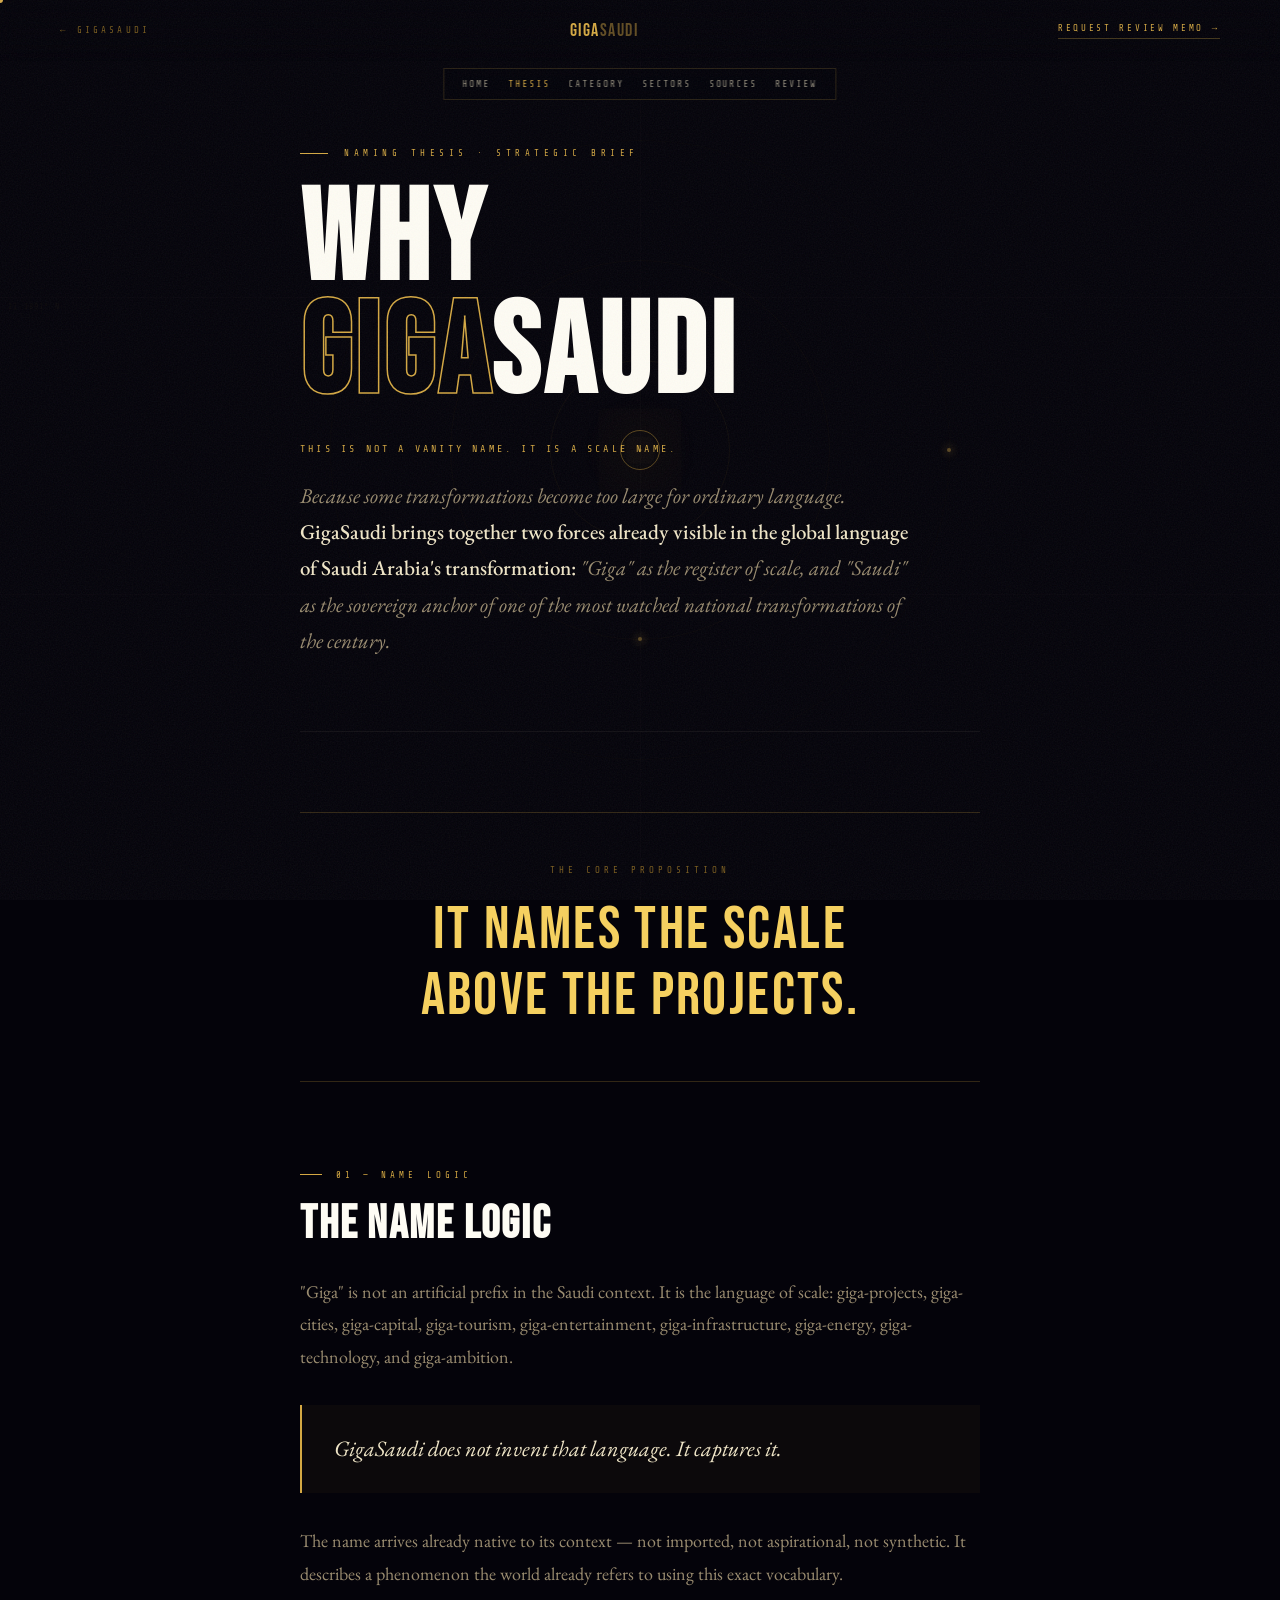
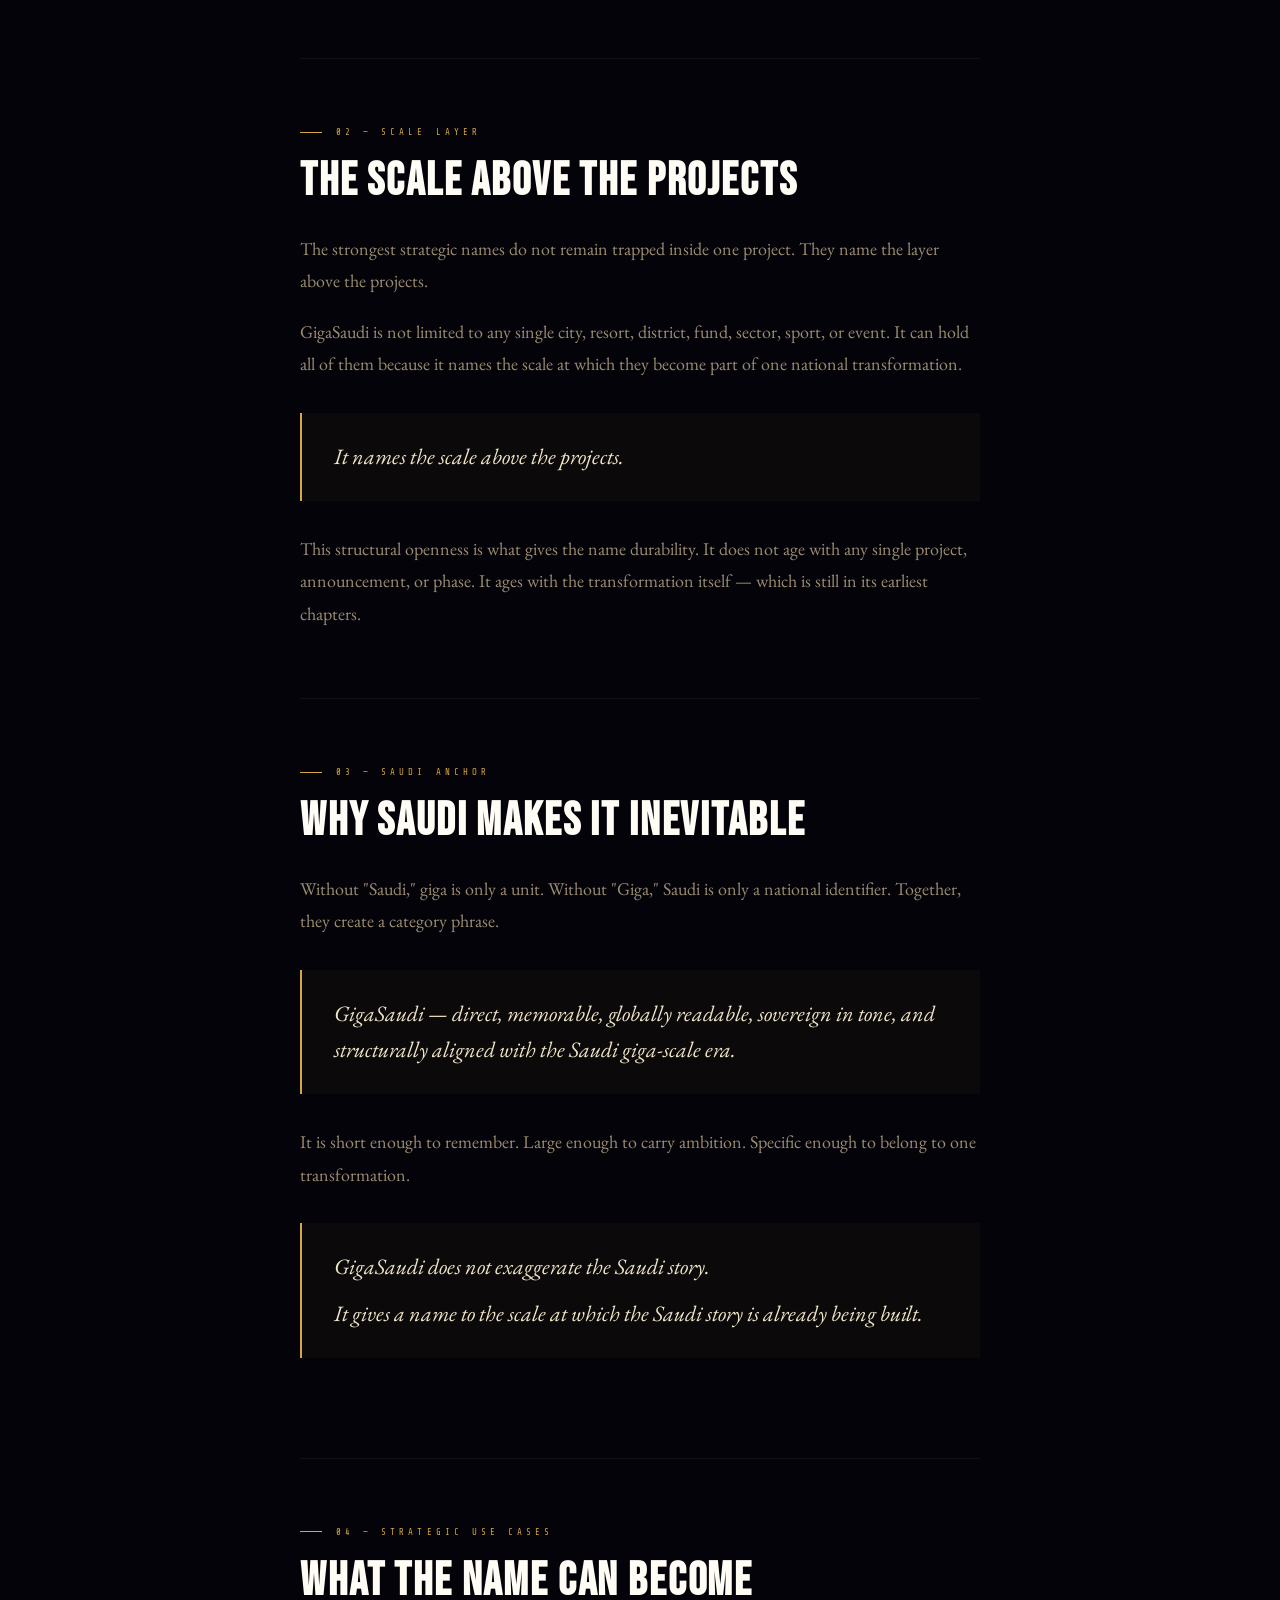
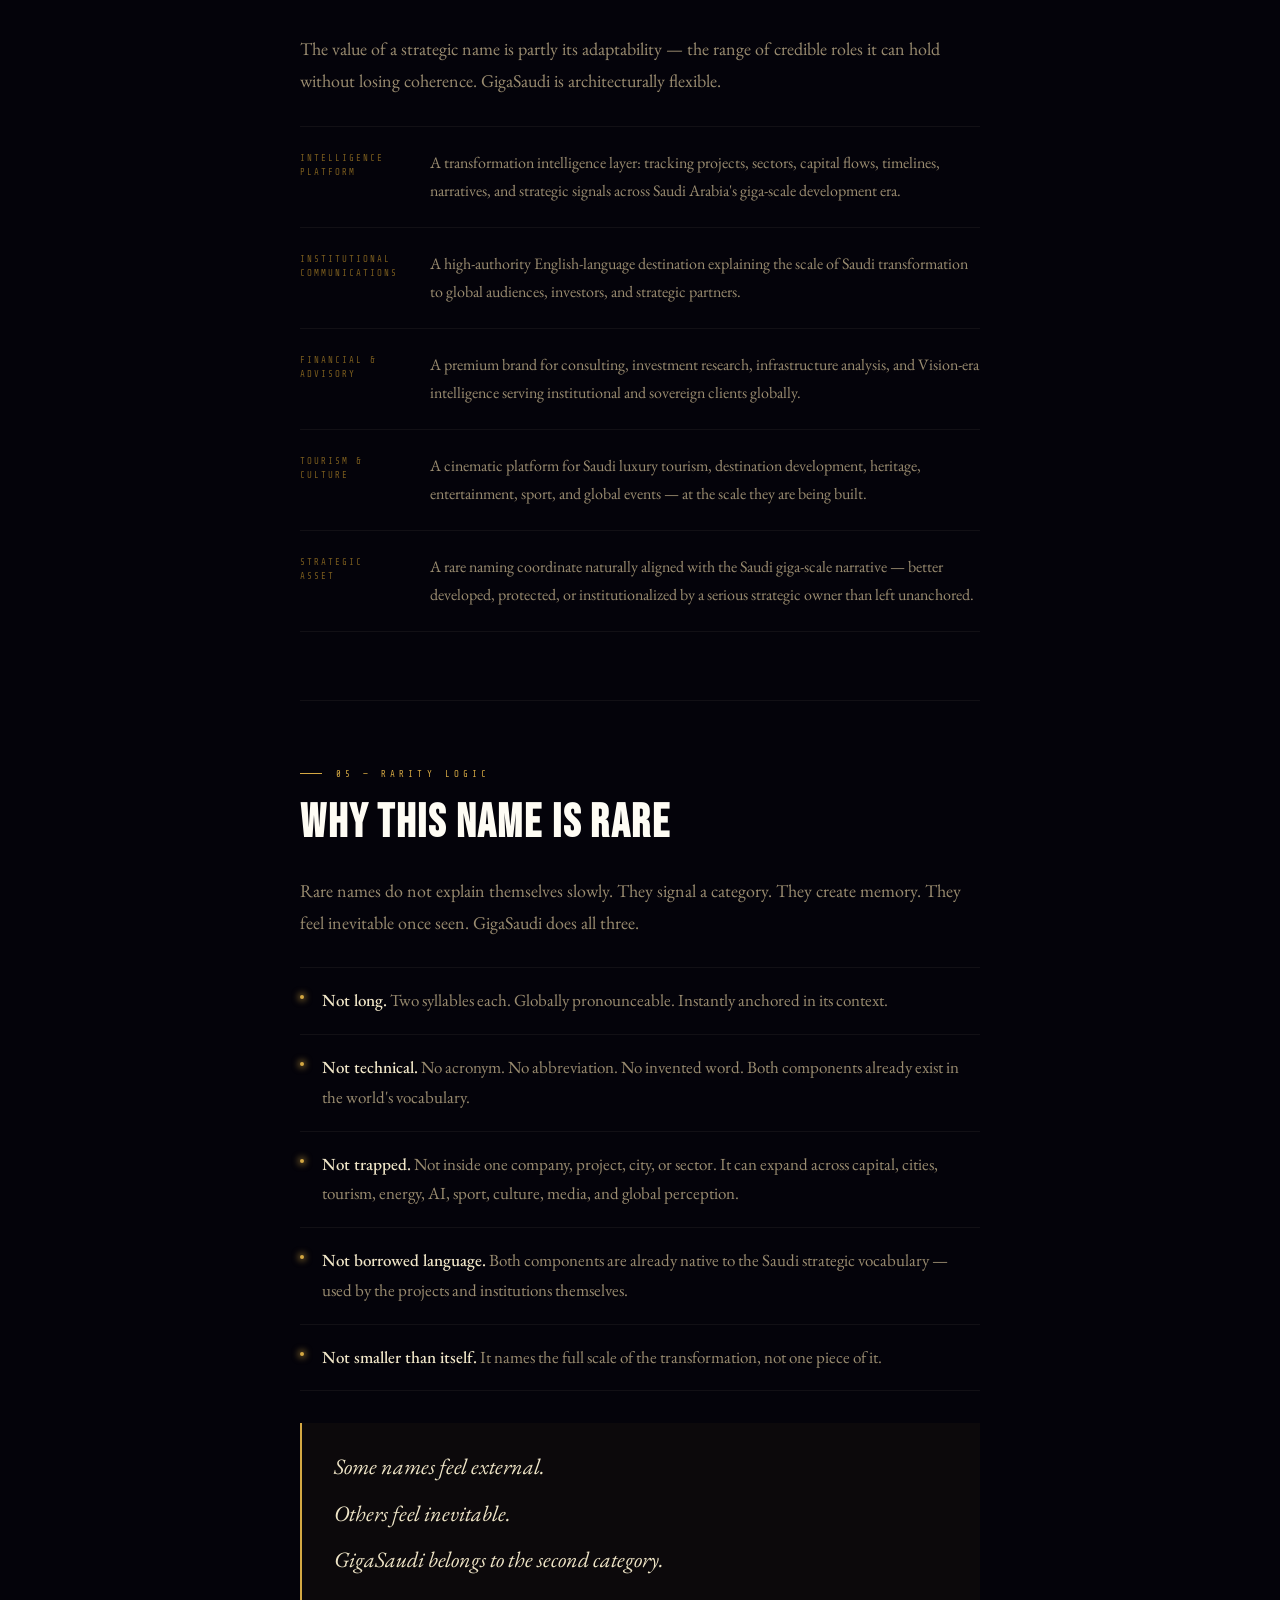
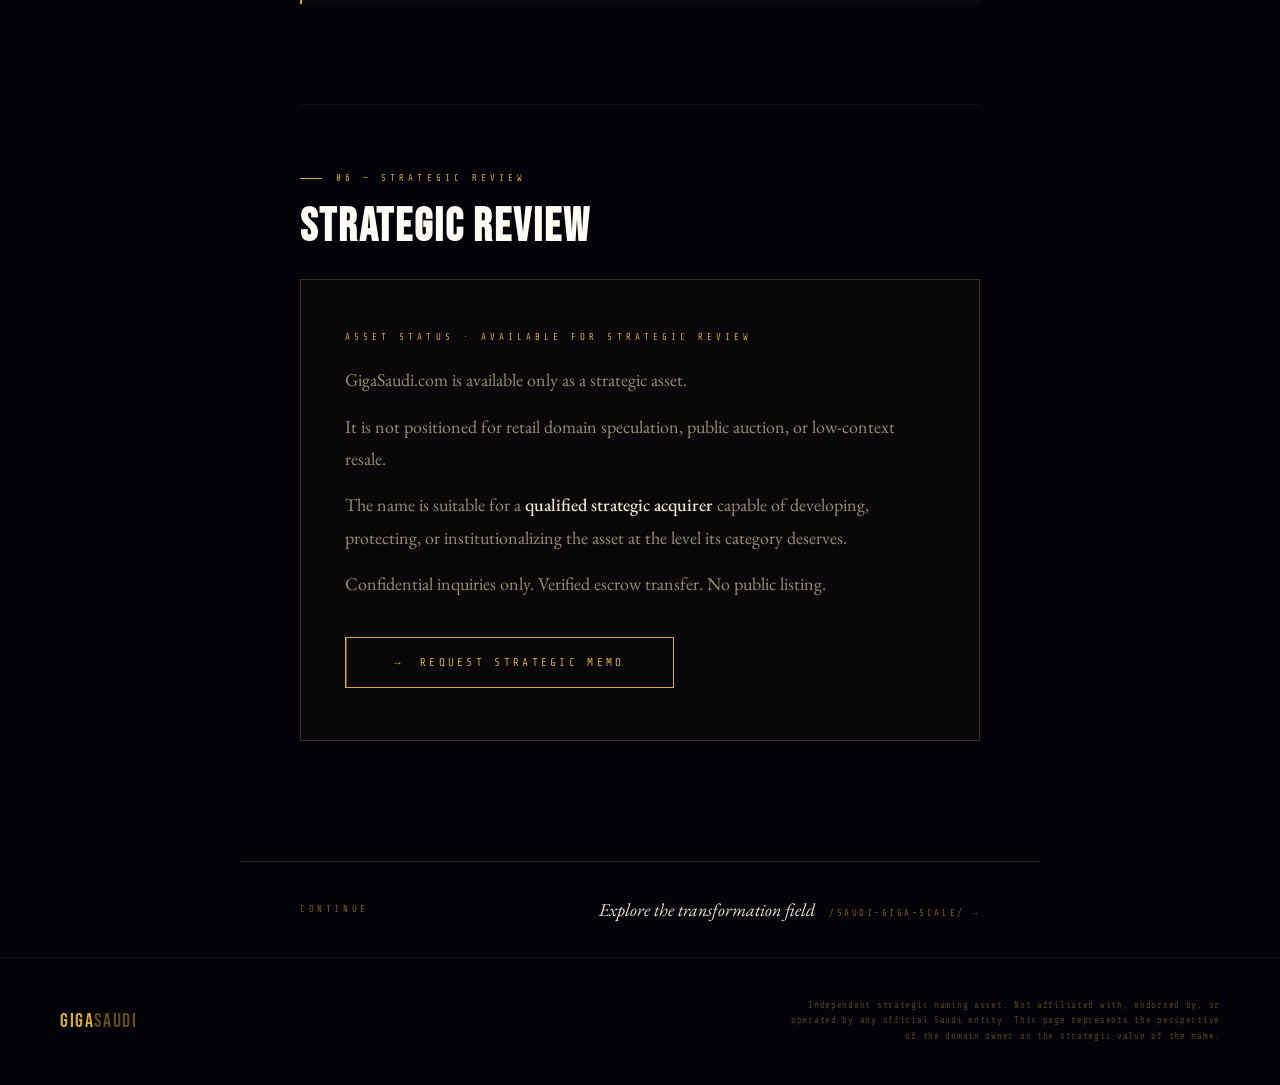
<file: why-gigasaudi/index.html>
<!DOCTYPE html>
<html lang="en">
<head>
<meta charset="UTF-8">
<meta name="viewport" content="width=device-width, initial-scale=1.0">
<title>Why GigaSaudi — A Strategic Name for Saudi Arabia's Giga-Scale Era</title>
<meta name="description" content="Why GigaSaudi.com is a rare strategic naming asset for Saudi Arabia's giga-scale era across capital, cities, tourism, energy, technology, sport, culture, and global perception.">
<link rel="preconnect" href="https://fonts.googleapis.com">
<link href="https://fonts.googleapis.com/css2?family=Bebas+Neue&family=EB+Garamond:ital,wght@0,400;0,500;1,400;1,500&family=Share+Tech+Mono&display=swap" rel="stylesheet">
<style>
:root {
  --void: #04030a;
  --gold: #d4a843;
  --gold-hi: #f5d060;
  --gold-lo: #7a5c1e;
  --gold-trace: rgba(212,168,67,0.12);
  --sand: #f0e6c8;
  --sand-lo: #9a8c70;
  --white: #fefcf4;
  --line-gold: rgba(212,168,67,0.22);
  --line-dim: rgba(240,230,200,0.06);
}

*, *::before, *::after { box-sizing: border-box; margin: 0; padding: 0; }
html { scroll-behavior: smooth; }
body {
  background: var(--void);
  color: var(--sand);
  font-family: 'Share Tech Mono', monospace;
  overflow-x: hidden;
  cursor: none;
}

body::before {
  content: '';
  position: fixed; inset: 0;
  opacity: 0.06;
  background-image: url("data:image/svg+xml,%3Csvg xmlns='http://www.w3.org/2000/svg'%3E%3Cfilter id='n'%3E%3CfeTurbulence type='fractalNoise' baseFrequency='0.75' numOctaves='4'/%3E%3C/filter%3E%3Crect width='100%25' height='100%25' filter='url(%23n)'/%3E%3C/svg%3E");
  pointer-events: none; z-index: 9900;
}

#cur { position:fixed; width:6px; height:6px; border-radius:50%; background:var(--gold); pointer-events:none; z-index:9999; transform:translate(-50%,-50%); transition:width .2s,height .2s; mix-blend-mode:screen; }
#cur-ring { position:fixed; width:40px; height:40px; border:1px solid rgba(212,168,67,0.4); border-radius:50%; pointer-events:none; z-index:9998; transform:translate(-50%,-50%); transition:width .4s,height .4s,border-color .3s; }
body:has(a:hover) #cur { width:12px; height:12px; }
body:has(a:hover) #cur-ring { width:60px; height:60px; border-color:rgba(212,168,67,0.8); }

#orbital-canvas {
  position: fixed; inset: 0; z-index: 0;
  overflow: hidden; opacity: 0.42;
}
.gravity-core {
  position: absolute; top:50%; left:50%;
  transform: translate(-50%,-50%);
  width:3px; height:3px;
  background:var(--gold); border-radius:50%;
  box-shadow: 0 0 0 12px rgba(212,168,67,0.05), 0 0 0 40px rgba(212,168,67,0.03), 0 0 60px 15px rgba(212,168,67,0.28);
}
.orbit {
  position:absolute; top:50%; left:50%;
  border:1px solid; border-radius:50%;
  transform-origin:center center;
}
.orbit-1 { width:180px; height:180px; margin:-90px 0 0 -90px; border-color:rgba(212,168,67,0.14); animation:spin 40s linear infinite; }
.orbit-2 { width:380px; height:380px; margin:-190px 0 0 -190px; border-color:rgba(212,168,67,0.08); animation:spin 70s linear infinite reverse; }
.orbit-3 { width:620px; height:620px; margin:-310px 0 0 -310px; border-color:rgba(212,168,67,0.05); animation:spin 110s linear infinite; }
.orbit-4 { width:900px; height:900px; margin:-450px 0 0 -450px; border-color:rgba(212,168,67,0.025); animation:spin 160s linear infinite reverse; }
.node { position:absolute; width:4px; height:4px; background:var(--gold); border-radius:50%; box-shadow:0 0 8px 2px rgba(212,168,67,0.5); }
.grid-h,.grid-v { position:absolute; background:rgba(240,230,200,0.04); }
.grid-h { left:0; right:0; height:1px; }
.grid-v { top:0; bottom:0; width:1px; }
.coord-label { position:absolute; font-family:'Share Tech Mono',monospace; font-size:8px; color:rgba(212,168,67,0.13); letter-spacing:0.15em; pointer-events:none; }
@keyframes spin { to { transform:rotate(360deg); } }
@keyframes pulse-core {
  0%,100% { box-shadow:0 0 0 12px rgba(212,168,67,0.05), 0 0 60px 15px rgba(212,168,67,0.28); }
  50% { box-shadow:0 0 0 20px rgba(212,168,67,0.07), 0 0 80px 20px rgba(212,168,67,0.38); }
}

#content { position:relative; z-index:10; }

.doc-nav {
  position:fixed; top:0; left:0; right:0; z-index:100;
  padding:20px 60px;
  display:flex; align-items:center; justify-content:space-between;
  background:linear-gradient(to bottom, rgba(4,3,10,0.94) 0%, transparent 100%);
  backdrop-filter:blur(10px); -webkit-backdrop-filter:blur(10px);
}
.return-link {
  font-size:9px; letter-spacing:.35em; color:var(--gold-lo);
  text-decoration:none; text-transform:uppercase;
  display:flex; align-items:center; gap:10px;
  transition:color .3s;
}
.return-link:hover { color:var(--gold); }
.nav-brand {
  font-family:'Bebas Neue',sans-serif; font-size:18px;
  color:var(--gold); letter-spacing:.08em; text-decoration:none;
}
.nav-brand span { color:rgba(212,168,67,0.45); }
.nav-cta {
  font-size:9px; letter-spacing:.3em; color:var(--gold);
  text-decoration:none; text-transform:uppercase;
  border-bottom:1px solid rgba(212,168,67,.3); padding-bottom:4px;
  transition:border-color .3s;
}
.nav-cta:hover { border-color:var(--gold); }

.doc-wrap { max-width:800px; margin:0 auto; padding:148px 60px 120px; }

.doc-hero { margin-bottom:80px; padding-bottom:72px; border-bottom:1px solid var(--line-dim); }
.doc-eyebrow {
  font-size:9px; letter-spacing:.5em; color:var(--gold);
  text-transform:uppercase; margin-bottom:28px;
  display:flex; align-items:center; gap:16px;
  opacity:0; animation:fadeSlide .8s ease .2s forwards;
}
.doc-eyebrow::before { content:''; width:28px; height:1px; background:var(--gold); flex-shrink:0; }
.doc-headline {
  font-family:'Bebas Neue',sans-serif;
  font-size:clamp(60px,11vw,128px);
  line-height:.88; letter-spacing:.03em;
  color:var(--white); margin-bottom:32px;
  opacity:0; animation:fadeSlide .9s ease .35s forwards;
}
.doc-headline em { color:transparent; -webkit-text-stroke:1.5px var(--gold); font-style:normal; }
.doc-subhead {
  font-family:'Share Tech Mono',monospace;
  font-size:10px; letter-spacing:.32em;
  text-transform:uppercase; color:var(--gold);
  margin-bottom:24px;
  opacity:0; animation:fadeSlide .8s ease .52s forwards;
}
.doc-opening {
  font-family:'EB Garamond',serif;
  font-size:clamp(17px,2.2vw,21px);
  font-style:italic; line-height:1.72;
  color:var(--sand-lo); max-width:620px;
  opacity:0; animation:fadeSlide .9s ease .68s forwards;
}
.doc-opening strong { color:var(--sand); font-style:normal; font-weight:500; }

.doc-axiom {
  margin-bottom:88px; padding:52px 0;
  border-top:1px solid var(--line-gold);
  border-bottom:1px solid var(--line-gold);
  text-align:center;
}
.axiom-label { font-size:9px; letter-spacing:.45em; color:var(--gold-lo); text-transform:uppercase; margin-bottom:22px; }
.axiom-text {
  font-family:'Bebas Neue',sans-serif;
  font-size:clamp(30px,5.5vw,60px);
  color:var(--gold-hi); letter-spacing:.04em; line-height:1.1;
}

.doc-section { margin-bottom:68px; padding-bottom:68px; border-bottom:1px solid var(--line-dim); }
.doc-section.last { border-bottom:none; margin-bottom:0; padding-bottom:0; }

.sec-num {
  font-size:9px; letter-spacing:.45em; color:var(--gold);
  text-transform:uppercase; margin-bottom:22px;
  display:flex; align-items:center; gap:14px;
}
.sec-num::before { content:''; width:22px; height:1px; background:var(--gold); flex-shrink:0; }

.sec-title {
  font-family:'Bebas Neue',sans-serif;
  font-size:clamp(28px,4vw,46px);
  color:var(--white); letter-spacing:.04em; line-height:1;
  margin-bottom:28px;
}

.sec-body {
  font-family:'EB Garamond',serif;
  font-size:18px; line-height:1.8; color:var(--sand-lo);
}
.sec-body p { margin-bottom:18px; }
.sec-body p:last-child { margin-bottom:0; }
.sec-body strong { color:var(--sand); font-weight:500; }
.sec-body em { color:var(--gold-hi); font-style:italic; }

.pull-quote {
  margin:32px 0; padding:26px 32px;
  border-left:2px solid var(--gold);
  background:rgba(212,168,67,0.04);
}
.pull-quote p {
  font-family:'EB Garamond',serif;
  font-size:clamp(17px,2.2vw,22px);
  font-style:italic; color:var(--sand); line-height:1.65; margin:0 !important;
}
.pull-quote p+p { margin-top:10px !important; }

.use-cases { display:flex; flex-direction:column; gap:0; margin-top:28px; }
.use-case {
  padding:22px 0; border-bottom:1px solid var(--line-dim);
  display:grid; grid-template-columns:110px 1fr; gap:20px; align-items:start;
}
.use-case:first-child { border-top:1px solid var(--line-dim); }
.uc-type { font-size:9px; letter-spacing:.22em; color:var(--gold-lo); text-transform:uppercase; padding-top:2px; line-height:1.6; }
.uc-body { font-family:'EB Garamond',serif; font-size:16px; line-height:1.75; color:var(--sand-lo); }

.rarity-list { display:flex; flex-direction:column; gap:0; margin-top:28px; }
.rarity-item {
  padding:18px 0; border-bottom:1px solid var(--line-dim);
  display:flex; align-items:flex-start; gap:18px;
}
.rarity-item:first-child { border-top:1px solid var(--line-dim); }
.rarity-marker {
  width:4px; height:4px; background:var(--gold); border-radius:50%;
  margin-top:9px; flex-shrink:0; box-shadow:0 0 6px 2px rgba(212,168,67,0.5);
}
.rarity-text { font-family:'EB Garamond',serif; font-size:17px; line-height:1.75; color:var(--sand-lo); }
.rarity-text strong { color:var(--sand); font-weight:500; }

.avail-block {
  border:1px solid rgba(212,168,67,0.25); padding:52px 44px;
  background:rgba(212,168,67,0.03); margin-top:28px;
}
.avail-pre { font-size:9px; letter-spacing:.45em; color:var(--gold); text-transform:uppercase; margin-bottom:22px; }
.avail-body {
  font-family:'EB Garamond',serif; font-size:18px; line-height:1.8; color:var(--sand-lo);
  margin-bottom:36px;
}
.avail-body p { margin-bottom:14px; }
.avail-body p:last-child { margin-bottom:0; }
.avail-body strong { color:var(--sand); font-weight:500; }

.avail-cta {
  display:inline-flex; align-items:center; gap:16px;
  padding:18px 48px; border:1px solid var(--gold);
  color:var(--gold); font-family:'Share Tech Mono',monospace;
  font-size:11px; letter-spacing:.3em; text-transform:uppercase;
  text-decoration:none; position:relative; overflow:hidden; transition:color .4s;
}
.avail-cta::before {
  content:''; position:absolute; inset:0; background:var(--gold);
  transform:translateX(-100%); transition:transform .4s ease; z-index:-1;
}
.avail-cta:hover { color:var(--void); }
.avail-cta:hover::before { transform:translateX(0); }

.doc-next {
  max-width:800px; margin:0 auto; padding:36px 60px;
  border-top:1px solid var(--line-gold);
  display:flex; align-items:center; justify-content:space-between;
}
.doc-next-label { font-size:9px; letter-spacing:.4em; color:var(--gold-lo); text-transform:uppercase; }
.doc-next-link { display:flex; align-items:baseline; gap:14px; text-decoration:none; transition:all .3s; }
.doc-next-title { font-family:'EB Garamond',serif; font-size:18px; color:var(--sand); font-style:italic; transition:color .3s; }
.doc-next-sub { font-size:9px; letter-spacing:.28em; text-transform:uppercase; color:var(--gold-lo); transition:color .3s; }
.doc-next-link:hover .doc-next-title { color:var(--gold); }
.doc-next-link:hover .doc-next-sub { color:var(--gold-hi); }

.doc-footer {
  border-top:1px solid var(--line-dim); padding:40px 60px;
  display:flex; align-items:center; justify-content:space-between; gap:40px;
}
.ft-brand {
  font-family:'Bebas Neue',sans-serif; font-size:20px;
  color:var(--gold); letter-spacing:.08em; text-decoration:none;
}
.ft-brand span { color:rgba(212,168,67,0.45); }
.ft-disc { font-size:9px; color:rgba(212,168,67,0.38); letter-spacing:.08em; line-height:1.75; max-width:440px; text-align:right; }

@keyframes fadeSlide { from{opacity:0;transform:translateY(20px);} to{opacity:1;transform:translateY(0);} }
.rx { opacity:0; transform:translateY(28px); transition:opacity .9s ease,transform .9s ease; }
.rx.in { opacity:1; transform:translateY(0); }
.rx-d1 { transition-delay:.1s; }
.rx-d2 { transition-delay:.2s; }
.rx-d3 { transition-delay:.3s; }
.rx-d4 { transition-delay:.4s; }
.rx-d5 { transition-delay:.5s; }

@media (max-width:900px) {
  body { cursor:auto; }
  #cur,#cur-ring { display:none; }
  .doc-nav { padding:16px 24px; }
  .nav-cta { display:none; }
  .doc-wrap { padding:120px 24px 80px; }
  .use-case { grid-template-columns:1fr; gap:6px; }
  .avail-block { padding:36px 24px; }
  .doc-next { padding:24px; flex-direction:column; gap:12px; }
  .doc-footer { padding:32px 24px; flex-direction:column; align-items:flex-start; gap:20px; }
  .ft-disc { text-align:left; max-width:100%; }
}

/* ── SITE NAV ── */
.site-nav { position:fixed; top:68px; left:50%; transform:translateX(-50%); z-index:99; display:flex; gap:18px; padding:10px 18px; border:1px solid rgba(212,168,67,.18); background:rgba(4,3,10,.72); backdrop-filter:blur(12px); -webkit-backdrop-filter:blur(12px); white-space:nowrap; }
.site-nav a { color:rgba(240,230,200,.62); text-decoration:none; font-family:'Share Tech Mono',monospace; font-size:9px; letter-spacing:.22em; text-transform:uppercase; transition:color .25s; }
.site-nav a:hover,.site-nav a[aria-current="page"] { color:var(--gold); }
@media (max-width:700px) {
  .site-nav { left:0; right:0; top:52px; transform:none; overflow-x:auto; justify-content:flex-start; border-left:0; border-right:0; border-top:0; border-bottom:1px solid rgba(212,168,67,.18); padding:11px 16px; gap:16px; }
  .site-nav::-webkit-scrollbar { display:none; }
}
</style>
</head>
<body>

<div id="cur"></div>
<div id="cur-ring"></div>

<div id="orbital-canvas">
  <div class="grid-h" style="top:33%"></div>
  <div class="grid-h" style="top:66%"></div>
  <div class="grid-v" style="left:50%"></div>
  <div class="coord-label" style="top:calc(33% + 5px); left:8px">21.3891° N</div>
  <div class="coord-label" style="top:8px; left:calc(50% + 8px)">45.0792° E</div>
  <div style="position:absolute;top:50%;left:50%;transform:translate(-50%,-50%);">
    <div class="orbit orbit-1"><div class="node" style="top:-2px;left:50%;margin-left:-2px;"></div></div>
    <div class="orbit orbit-2"><div class="node" style="bottom:-2px;left:50%;margin-left:-2px;"></div></div>
    <div class="orbit orbit-3"><div class="node" style="top:50%;right:-2px;margin-top:-2px;"></div></div>
    <div class="orbit orbit-4"></div>
  </div>
  <div style="position:absolute;top:50%;left:50%;transform:translate(-50%,-50%);">
    <div class="gravity-core" style="animation:pulse-core 4s ease-in-out infinite;"></div>
  </div>
</div>

<nav class="site-nav" aria-label="GigaSaudi navigation">
  <a href="/">Home</a>
  <a href="/why-gigasaudi/" aria-current="page">Thesis</a>
  <a href="/saudi-giga-scale/">Category</a>
  <a href="/sectors/">Sectors</a>
  <a href="/sources/">Sources</a>
  <a href="/availability/">Review</a>
</nav>

<nav class="doc-nav">
  <a href="/" class="return-link">← GigaSaudi</a>
  <a href="/" class="nav-brand">Giga<span>Saudi</span></a>
  <a href="mailto:agent@sohadot.com?subject=GigaSaudi.com%20Strategic%20Review" class="nav-cta">Request Review Memo →</a>
</nav>

<div id="content">
  <div class="doc-wrap">

    <header class="doc-hero">
      <div class="doc-eyebrow">Naming Thesis · Strategic Brief</div>
      <h1 class="doc-headline">Why<br><em>Giga</em>Saudi</h1>
      <div class="doc-subhead">This is not a vanity name. It is a scale name.</div>
      <p class="doc-opening">
        Because some transformations become too large for ordinary language.<br>
        <strong>GigaSaudi brings together two forces already visible in the global language of Saudi Arabia's transformation:</strong>
        "Giga" as the register of scale, and "Saudi" as the sovereign anchor of one of the most watched national transformations of the century.
      </p>
    </header>

    <div class="doc-axiom rx">
      <div class="axiom-label">The Core Proposition</div>
      <div class="axiom-text">It names the scale<br>above the projects.</div>
    </div>

    <section class="doc-section rx rx-d1">
      <div class="sec-num">01 — Name Logic</div>
      <h2 class="sec-title">The Name Logic</h2>
      <div class="sec-body">
        <p>"Giga" is not an artificial prefix in the Saudi context. It is the language of scale: giga-projects, giga-cities, giga-capital, giga-tourism, giga-entertainment, giga-infrastructure, giga-energy, giga-technology, and giga-ambition.</p>
        <div class="pull-quote">
          <p>GigaSaudi does not invent that language. It captures it.</p>
        </div>
        <p>The name arrives already native to its context — not imported, not aspirational, not synthetic. It describes a phenomenon the world already refers to using this exact vocabulary.</p>
      </div>
    </section>

    <section class="doc-section rx rx-d2">
      <div class="sec-num">02 — Scale Layer</div>
      <h2 class="sec-title">The Scale Above The Projects</h2>
      <div class="sec-body">
        <p>The strongest strategic names do not remain trapped inside one project. They name the layer above the projects.</p>
        <p>GigaSaudi is not limited to any single city, resort, district, fund, sector, sport, or event. It can hold all of them because it names the scale at which they become part of one national transformation.</p>
        <div class="pull-quote">
          <p>It names the scale above the projects.</p>
        </div>
        <p>This structural openness is what gives the name durability. It does not age with any single project, announcement, or phase. It ages with the transformation itself — which is still in its earliest chapters.</p>
      </div>
    </section>

    <section class="doc-section rx rx-d3">
      <div class="sec-num">03 — Saudi Anchor</div>
      <h2 class="sec-title">Why Saudi Makes It Inevitable</h2>
      <div class="sec-body">
        <p>Without "Saudi," giga is only a unit. Without "Giga," Saudi is only a national identifier. Together, they create a category phrase.</p>
        <div class="pull-quote">
          <p>GigaSaudi — direct, memorable, globally readable, sovereign in tone, and structurally aligned with the Saudi giga-scale era.</p>
        </div>
        <p>It is short enough to remember. Large enough to carry ambition. Specific enough to belong to one transformation.</p>
        <div class="pull-quote">
          <p>GigaSaudi does not exaggerate the Saudi story.</p>
          <p>It gives a name to the scale at which the Saudi story is already being built.</p>
        </div>
      </div>
    </section>

    <section class="doc-section rx rx-d2">
      <div class="sec-num">04 — Strategic Use Cases</div>
      <h2 class="sec-title">What The Name Can Become</h2>
      <div class="sec-body">
        <p>The value of a strategic name is partly its adaptability — the range of credible roles it can hold without losing coherence. GigaSaudi is architecturally flexible.</p>
      </div>
      <div class="use-cases">
        <div class="use-case">
          <div class="uc-type">Intelligence<br>Platform</div>
          <div class="uc-body">A transformation intelligence layer: tracking projects, sectors, capital flows, timelines, narratives, and strategic signals across Saudi Arabia's giga-scale development era.</div>
        </div>
        <div class="use-case">
          <div class="uc-type">Institutional<br>Communications</div>
          <div class="uc-body">A high-authority English-language destination explaining the scale of Saudi transformation to global audiences, investors, and strategic partners.</div>
        </div>
        <div class="use-case">
          <div class="uc-type">Financial &amp;<br>Advisory</div>
          <div class="uc-body">A premium brand for consulting, investment research, infrastructure analysis, and Vision-era intelligence serving institutional and sovereign clients globally.</div>
        </div>
        <div class="use-case">
          <div class="uc-type">Tourism &amp;<br>Culture</div>
          <div class="uc-body">A cinematic platform for Saudi luxury tourism, destination development, heritage, entertainment, sport, and global events — at the scale they are being built.</div>
        </div>
        <div class="use-case">
          <div class="uc-type">Strategic<br>Asset</div>
          <div class="uc-body">A rare naming coordinate naturally aligned with the Saudi giga-scale narrative — better developed, protected, or institutionalized by a serious strategic owner than left unanchored.</div>
        </div>
      </div>
    </section>

    <section class="doc-section rx rx-d3">
      <div class="sec-num">05 — Rarity Logic</div>
      <h2 class="sec-title">Why This Name Is Rare</h2>
      <div class="sec-body">
        <p>Rare names do not explain themselves slowly. They signal a category. They create memory. They feel inevitable once seen. GigaSaudi does all three.</p>
      </div>
      <div class="rarity-list">
        <div class="rarity-item">
          <div class="rarity-marker"></div>
          <div class="rarity-text"><strong>Not long.</strong> Two syllables each. Globally pronounceable. Instantly anchored in its context.</div>
        </div>
        <div class="rarity-item">
          <div class="rarity-marker"></div>
          <div class="rarity-text"><strong>Not technical.</strong> No acronym. No abbreviation. No invented word. Both components already exist in the world's vocabulary.</div>
        </div>
        <div class="rarity-item">
          <div class="rarity-marker"></div>
          <div class="rarity-text"><strong>Not trapped.</strong> Not inside one company, project, city, or sector. It can expand across capital, cities, tourism, energy, AI, sport, culture, media, and global perception.</div>
        </div>
        <div class="rarity-item">
          <div class="rarity-marker"></div>
          <div class="rarity-text"><strong>Not borrowed language.</strong> Both components are already native to the Saudi strategic vocabulary — used by the projects and institutions themselves.</div>
        </div>
        <div class="rarity-item">
          <div class="rarity-marker"></div>
          <div class="rarity-text"><strong>Not smaller than itself.</strong> It names the full scale of the transformation, not one piece of it.</div>
        </div>
      </div>
      <div class="sec-body" style="margin-top:28px;">
        <div class="pull-quote">
          <p>Some names feel external.</p>
          <p>Others feel inevitable.</p>
          <p>GigaSaudi belongs to the second category.</p>
        </div>
      </div>
    </section>

    <section class="doc-section last rx rx-d2">
      <div class="sec-num">06 — Strategic Review</div>
      <h2 class="sec-title">Strategic Review</h2>
      <div class="avail-block">
        <div class="avail-pre">Asset Status · Available for Strategic Review</div>
        <div class="avail-body">
          <p>GigaSaudi.com is available only as a strategic asset.</p>
          <p>It is not positioned for retail domain speculation, public auction, or low-context resale.</p>
          <p>The name is suitable for a <strong>qualified strategic acquirer</strong> capable of developing, protecting, or institutionalizing the asset at the level its category deserves.</p>
          <p>Confidential inquiries only. Verified escrow transfer. No public listing.</p>
        </div>
        <a href="/availability/" class="avail-cta">
          <span>→</span>
          <span>Request Strategic Memo</span>
        </a>
      </div>
    </section>

  </div>

  <div class="doc-next rx">
    <div class="doc-next-label">Continue</div>
    <a href="/saudi-giga-scale/" class="doc-next-link">
      <span class="doc-next-title">Explore the transformation field</span>
      <span class="doc-next-sub">/saudi-giga-scale/ →</span>
    </a>
  </div>

  <footer class="doc-footer">
    <a href="/" class="ft-brand">Giga<span>Saudi</span></a>
    <p class="ft-disc">Independent strategic naming asset. Not affiliated with, endorsed by, or operated by any official Saudi entity. This page represents the perspective of the domain owner on the strategic value of the name.</p>
  </footer>
</div>

<script>
const cur = document.getElementById('cur');
const ring = document.getElementById('cur-ring');
let mx = window.innerWidth/2, my = window.innerHeight/2;
let rx_ = mx, ry = my;
document.addEventListener('mousemove', e => {
  mx = e.clientX; my = e.clientY;
  cur.style.left = mx+'px'; cur.style.top = my+'px';
});
(function loop(){
  rx_ += (mx-rx_)*0.1; ry += (my-ry)*0.1;
  ring.style.left = rx_+'px'; ring.style.top = ry+'px';
  requestAnimationFrame(loop);
})();

const obs = new IntersectionObserver(entries => {
  entries.forEach(e => { if(e.isIntersecting) e.target.classList.add('in'); });
}, { threshold:0.08, rootMargin:'0px 0px -40px 0px' });
document.querySelectorAll('.rx').forEach(el => obs.observe(el));
</script>
</body>
</html>
</file>
<file: dossier-print/dossier.css>
:root {
  --paper: #f8f4e8;
  --paper-soft: #fffaf0;
  --ink: #17130b;
  --muted: #6d6251;
  --gold: #b88a2e;
  --gold-soft: #e6d4a4;
  --line: #d8ccb4;
  --deep: #080714;
}

*, *::before, *::after { box-sizing: border-box; }

body {
  margin: 0;
  background: #e8dfcf;
  color: var(--ink);
  font-family: Georgia, "Times New Roman", serif;
  line-height: 1.65;
  -webkit-print-color-adjust: exact;
  print-color-adjust: exact;
}

.dossier {
  max-width: 920px;
  margin: 40px auto;
  background: var(--paper);
  box-shadow: 0 24px 80px rgba(0,0,0,.18);
}

/* ── Cover ────────────────────────────────────────── */

.cover {
  min-height: 100vh;
  padding: 90px 80px;
  background:
    linear-gradient(135deg, rgba(184,138,46,.08), transparent 40%),
    var(--deep);
  color: var(--paper);
  display: flex;
  flex-direction: column;
  justify-content: space-between;
}

.cover-kicker {
  font-size: 11px;
  letter-spacing: .32em;
  text-transform: uppercase;
  color: var(--gold-soft);
  font-family: 'Courier New', monospace;
  opacity: .75;
}

.cover-title {
  font-size: clamp(54px, 8vw, 96px);
  line-height: .88;
  letter-spacing: .06em;
  text-transform: uppercase;
  margin: 52px 0 22px;
  font-weight: 400;
}

.cover-tld {
  font-size: .44em;
  color: var(--gold);
  letter-spacing: .04em;
  vertical-align: super;
  margin-left: 2px;
}

.cover-subtitle {
  font-size: 22px;
  color: var(--gold-soft);
  max-width: 560px;
  font-style: italic;
}

.cover-prepared {
  margin-top: 12px;
  font-size: 12px;
  letter-spacing: .2em;
  text-transform: uppercase;
  color: rgba(248,244,232,.45);
}

.cover-thesis {
  font-size: 18px;
  color: rgba(248,244,232,.8);
  max-width: 480px;
  margin-bottom: 32px;
  font-style: italic;
  line-height: 1.5;
  border-left: 2px solid rgba(230,212,164,.4);
  padding-left: 18px;
}

.cover-meta {
  border-top: 1px solid rgba(230,212,164,.28);
  padding-top: 22px;
  display: grid;
  gap: 10px;
}

.cover-meta div {
  font-size: 13px;
  color: rgba(248,244,232,.65);
}

.cover-meta span {
  display: inline-block;
  min-width: 160px;
  text-transform: uppercase;
  letter-spacing: .14em;
  font-size: 10px;
  color: rgba(230,212,164,.55);
  font-family: 'Courier New', monospace;
}

/* ── Sections ────────────────────────────────────── */

.section {
  padding: 70px 80px;
  border-bottom: 1px solid var(--line);
}

.section-label {
  font-size: 10px;
  letter-spacing: .32em;
  text-transform: uppercase;
  color: var(--gold);
  margin-bottom: 32px;
  font-family: 'Courier New', monospace;
  display: flex;
  align-items: center;
  gap: 14px;
}

.section-label::after {
  content: '';
  display: block;
  height: 1px;
  flex: 1;
  max-width: 56px;
  background: var(--gold);
  opacity: .4;
}

h2 {
  font-size: 34px;
  margin: 0 0 30px;
  font-weight: 400;
  line-height: 1.12;
  color: var(--ink);
}

h3 {
  font-size: 11px;
  letter-spacing: .2em;
  text-transform: uppercase;
  margin: 40px 0 16px;
  color: var(--muted);
  font-weight: 400;
}

p {
  font-size: 17px;
  margin: 0 0 18px;
  color: var(--ink);
}

p:last-child { margin-bottom: 0; }

ul {
  margin: 20px 0;
  padding: 0;
  list-style: none;
}

li {
  margin-bottom: 12px;
  font-size: 16px;
  padding-left: 24px;
  position: relative;
  line-height: 1.6;
}

li::before {
  content: '—';
  position: absolute;
  left: 0;
  color: var(--gold);
  font-size: 14px;
}

em { font-style: italic; }
strong { font-weight: 700; }

/* ── Asset Table ─────────────────────────────────── */

.asset-table {
  width: 100%;
  border-collapse: collapse;
  margin: 28px 0;
}

.asset-table td {
  border-bottom: 1px solid var(--line);
  padding: 14px 0;
  vertical-align: top;
  font-size: 16px;
}

.asset-table td:first-child {
  width: 220px;
  color: var(--gold);
  text-transform: uppercase;
  letter-spacing: .14em;
  font-size: 10px;
  padding-right: 20px;
  font-family: 'Courier New', monospace;
}

/* ── Comparison / Data Tables ───────────────────── */

.comp-table {
  width: 100%;
  border-collapse: collapse;
  margin: 24px 0 32px;
}

.comp-table thead td {
  font-size: 10px;
  letter-spacing: .22em;
  text-transform: uppercase;
  color: var(--muted);
  padding: 10px 0 12px;
  border-bottom: 2px solid var(--line);
  font-family: 'Courier New', monospace;
}

.comp-table tbody td {
  padding: 14px 0;
  border-bottom: 1px solid var(--line);
  font-size: 15px;
  vertical-align: top;
}

.comp-table tbody td:first-child {
  font-weight: 600;
  padding-right: 20px;
}

/* ── Pull Quotes ─────────────────────────────────── */

.pullquote {
  margin: 48px 0;
  padding: 30px 36px;
  border-left: 3px solid var(--gold);
  background: rgba(184,138,46,.07);
}

.pullquote p {
  font-size: 23px;
  line-height: 1.42;
  color: var(--ink);
  font-style: italic;
  margin: 0;
}

/* ── Use Cases ───────────────────────────────────── */

.use-cases { margin: 28px 0 0; }

.use-case {
  padding: 24px 0;
  border-top: 1px solid var(--line);
  display: grid;
  grid-template-columns: 210px 1fr;
  gap: 28px;
  align-items: start;
}

.use-case strong {
  color: var(--gold);
  text-transform: uppercase;
  letter-spacing: .12em;
  font-size: 10px;
  font-family: 'Courier New', monospace;
  padding-top: 4px;
  font-weight: 400;
  display: block;
}

.use-case p {
  font-size: 16px;
  margin: 0;
  line-height: 1.62;
}

/* ── Acquirer Categories ─────────────────────────── */

.acquirer-category {
  margin-top: 16px;
  padding: 26px 28px;
  border: 1px solid var(--line);
  background: rgba(248,244,232,.45);
}

.acquirer-category:first-of-type { margin-top: 32px; }

.acquirer-cat-label {
  font-size: 10px;
  letter-spacing: .28em;
  text-transform: uppercase;
  color: var(--gold);
  margin-bottom: 8px;
  font-family: 'Courier New', monospace;
}

.acquirer-cat-title {
  font-size: 18px;
  margin-bottom: 12px;
  font-weight: 400;
  color: var(--ink);
}

.acquirer-cat-body {
  font-size: 15px;
  color: var(--muted);
  line-height: 1.68;
}

/* ── Rarity List ─────────────────────────────────── */

.rarity-list {
  list-style: none;
  padding: 0;
  margin: 28px 0;
}

.rarity-list li {
  padding: 18px 0 18px 28px;
  border-bottom: 1px solid var(--line);
  font-size: 16px;
  line-height: 1.62;
}

.rarity-list li::before {
  content: '◆';
  font-size: 7px;
  color: var(--gold);
  position: absolute;
  left: 0;
  top: 24px;
}

/* ── Driver List (Roman numerals) ────────────────── */

.driver-list {
  list-style: none;
  padding: 0;
  margin: 28px 0;
  counter-reset: driver;
}

.driver-list li {
  counter-increment: driver;
  padding: 20px 0 20px 52px;
  border-bottom: 1px solid var(--line);
  font-size: 16px;
  line-height: 1.62;
  position: relative;
}

.driver-list li::before {
  content: counter(driver, upper-roman);
  position: absolute;
  left: 0;
  top: 20px;
  font-size: 11px;
  letter-spacing: .08em;
  color: var(--gold);
  font-family: 'Courier New', monospace;
}

/* ── Review Stages ─────────────────────────────── */

.review-stages { margin: 28px 0 32px; }

.review-stage {
  padding: 22px 0;
  border-bottom: 1px solid var(--line);
  display: grid;
  grid-template-columns: 240px 1fr;
  gap: 20px;
  align-items: start;
}

.review-stage .stage-label {
  font-size: 10px;
  letter-spacing: .18em;
  text-transform: uppercase;
  color: var(--gold);
  font-family: 'Courier New', monospace;
  padding-top: 7px;
}

.review-stage .stage-title {
  font-size: 24px;
  font-weight: 400;
  color: var(--ink);
  line-height: 1.1;
}

.review-stage .stage-note {
  font-size: 13px;
  color: var(--muted);
  margin-top: 6px;
}

/* ── Protocol List ───────────────────────────────── */

.protocol-list {
  list-style: none;
  padding: 0;
  margin: 28px 0;
  counter-reset: protocol;
}

.protocol-list li {
  counter-increment: protocol;
  padding: 18px 0 18px 52px;
  border-bottom: 1px solid var(--line);
  font-size: 16px;
  line-height: 1.62;
  position: relative;
}

.protocol-list li::before {
  content: '0' counter(protocol);
  position: absolute;
  left: 0;
  top: 18px;
  font-size: 11px;
  letter-spacing: .12em;
  color: var(--gold);
  font-family: 'Courier New', monospace;
}

/* ── Independence Block ──────────────────────────── */

.independence-block {
  background: rgba(184,138,46,.05);
  border: 1px solid var(--line);
  padding: 32px 36px;
  margin: 28px 0;
}

.independence-block p {
  font-size: 14px;
  color: var(--muted);
  line-height: 1.78;
  margin-bottom: 14px;
}

.independence-block p:last-child { margin-bottom: 0; }

/* ── Closing Section ─────────────────────────────── */

.closing-section {
  padding: 80px;
  text-align: center;
  border-bottom: none;
}

.closing-section .section-label { justify-content: center; }
.closing-section .section-label::after { display: none; }

.closing-lead {
  font-size: 27px;
  font-weight: 400;
  line-height: 1.28;
  max-width: 560px;
  margin: 0 auto 28px;
  color: var(--ink);
}

.closing-body {
  font-size: 17px;
  max-width: 600px;
  margin: 0 auto 18px;
  color: var(--ink);
}

.closing-axiom {
  margin: 48px auto;
  max-width: 580px;
  padding: 36px;
  border-top: 1px solid var(--line);
  border-bottom: 1px solid var(--line);
}

.closing-axiom-body {
  font-size: 18px;
  font-style: italic;
  color: var(--muted);
  margin-bottom: 16px;
}

.closing-axiom-statement {
  font-size: 24px;
  font-weight: 700;
  color: var(--ink);
  letter-spacing: .02em;
}

.closing-brand {
  font-size: 48px;
  letter-spacing: .06em;
  text-transform: uppercase;
  color: var(--ink);
  margin: 40px 0 14px;
  font-weight: 400;
}

.closing-tagline {
  font-size: 11px;
  letter-spacing: .22em;
  text-transform: uppercase;
  color: var(--gold);
  font-family: 'Courier New', monospace;
}

/* ── Document Footer ─────────────────────────────── */

.doc-footer {
  padding: 22px 80px;
  border-top: 2px solid var(--line);
  font-size: 10px;
  letter-spacing: .18em;
  text-transform: uppercase;
  color: var(--muted);
  display: flex;
  justify-content: space-between;
  align-items: center;
  font-family: 'Courier New', monospace;
  background: rgba(0,0,0,.025);
}

/* ── Print ───────────────────────────────────────── */

@page {
  size: A4;
  margin: 1.2cm 1.5cm;
  @bottom-center {
    content: "GigaSaudi.com · Strategic Asset Dossier";
    font-size: 9px;
    color: #6d6251;
    letter-spacing: .12em;
    text-transform: uppercase;
    font-family: 'Courier New', monospace;
  }
  @bottom-right {
    content: counter(page);
    font-size: 9px;
    color: #6d6251;
    font-family: 'Courier New', monospace;
  }
}

@media print {
  body {
    background: white;
    -webkit-print-color-adjust: exact;
    print-color-adjust: exact;
  }

  .dossier {
    margin: 0;
    max-width: none;
    box-shadow: none;
  }

  .cover { break-after: page; }
  .section { break-inside: avoid; }
  a { color: inherit; text-decoration: none; }
  .doc-footer { display: none; }
}

/* ── Responsive ──────────────────────────────────── */

@media (max-width: 700px) {
  .dossier { margin: 0; }

  .cover,
  .section,
  .closing-section { padding: 48px 28px; }

  .cover-title { font-size: 54px; }
  h2 { font-size: 26px; }

  .pullquote p { font-size: 19px; }
  .pullquote { padding: 24px 22px; }

  .asset-table td { display: block; width: 100%; }
  .asset-table td:first-child { padding-bottom: 4px; border-bottom: none; }

  .use-case { grid-template-columns: 1fr; gap: 8px; }
  .review-stage { grid-template-columns: 1fr; }
  .review-stage .stage-note { margin-top: 4px; }

  .closing-brand { font-size: 36px; }

  .doc-footer {
    padding: 18px 28px;
    flex-direction: column;
    gap: 6px;
    text-align: center;
  }
}
</file>
